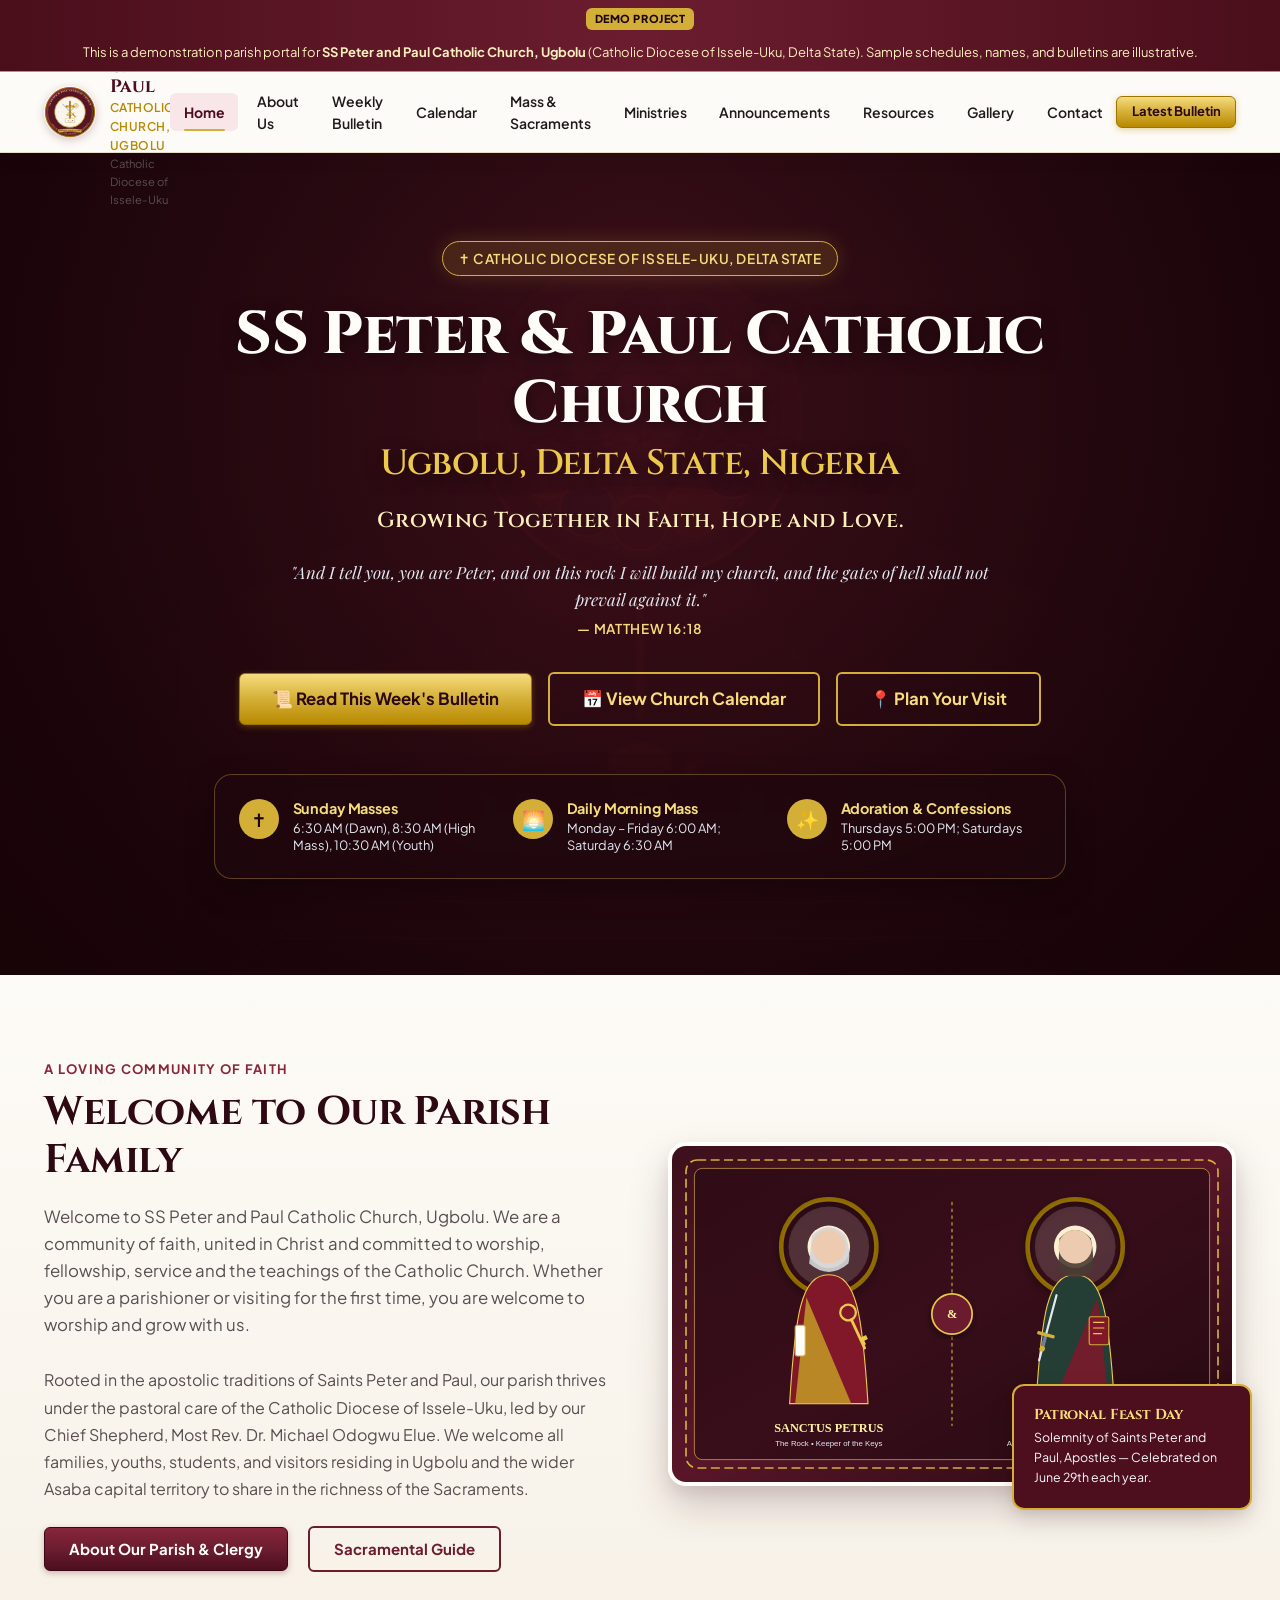
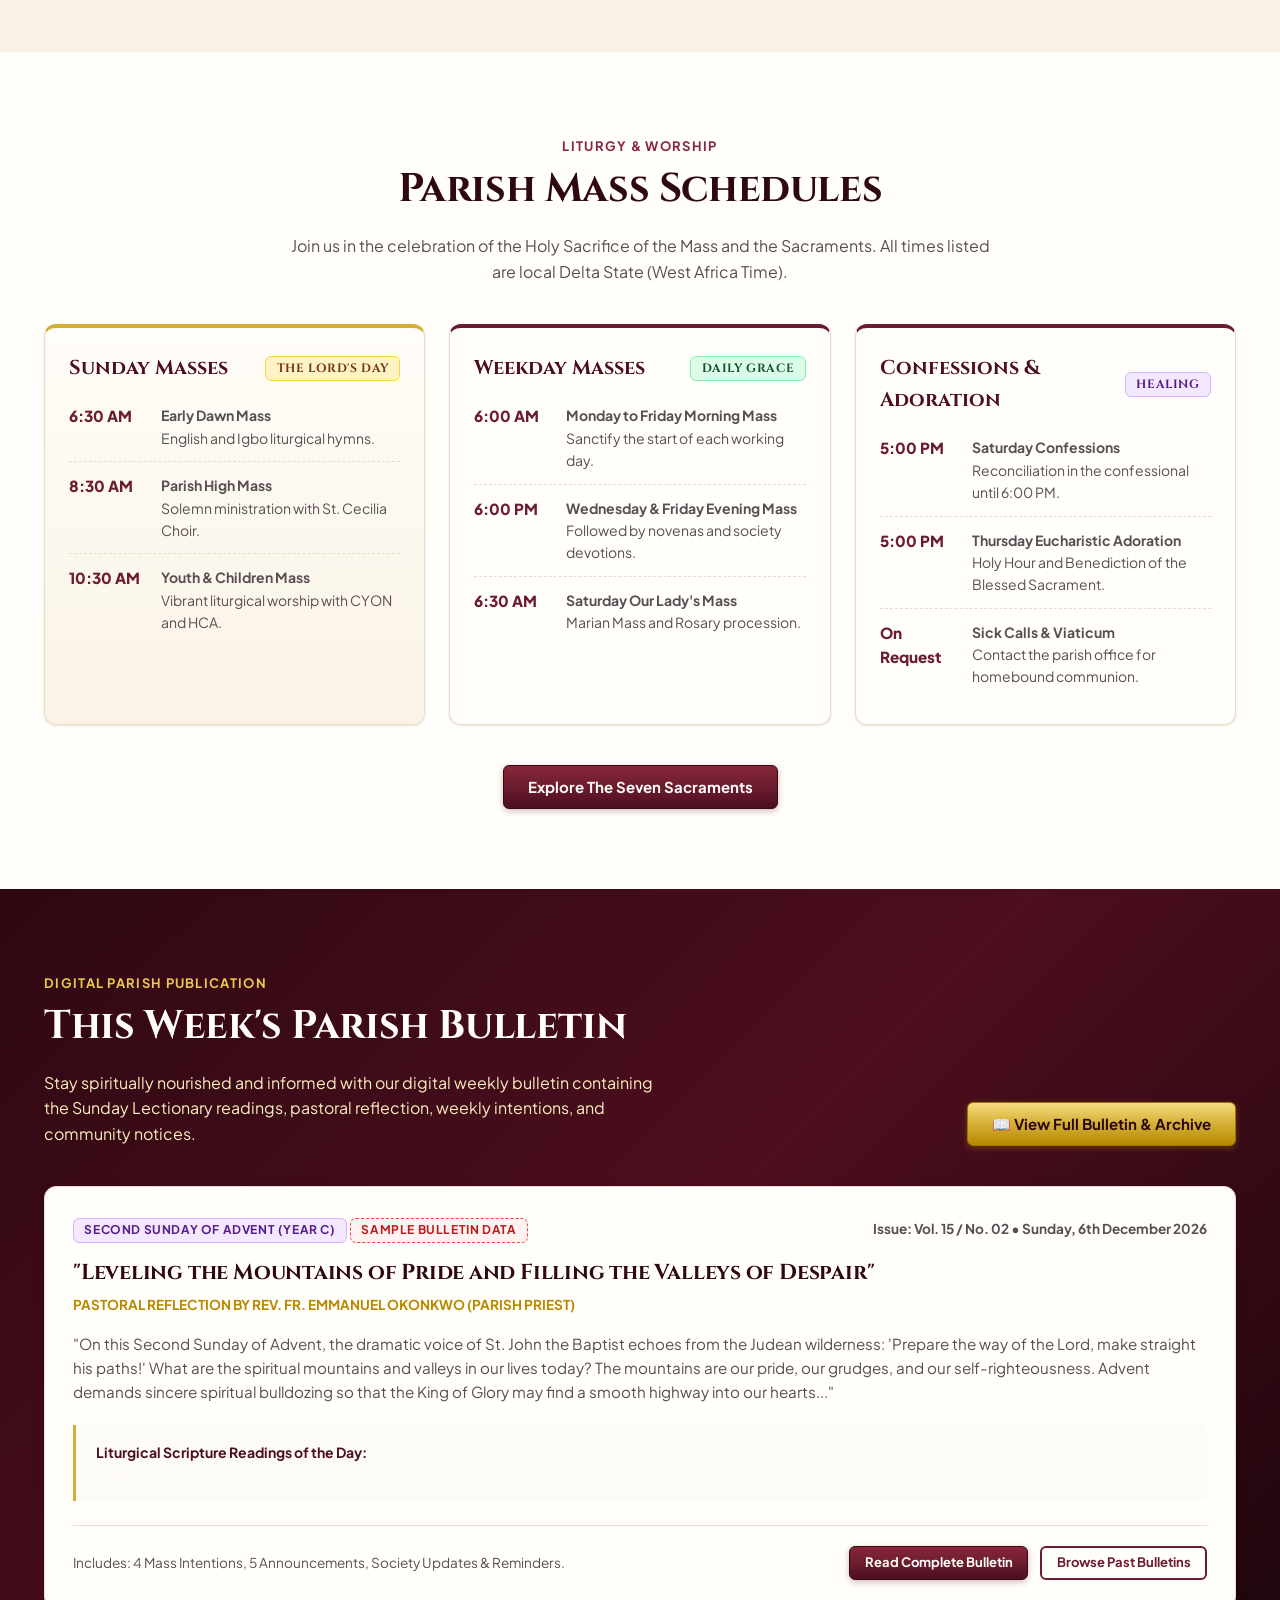
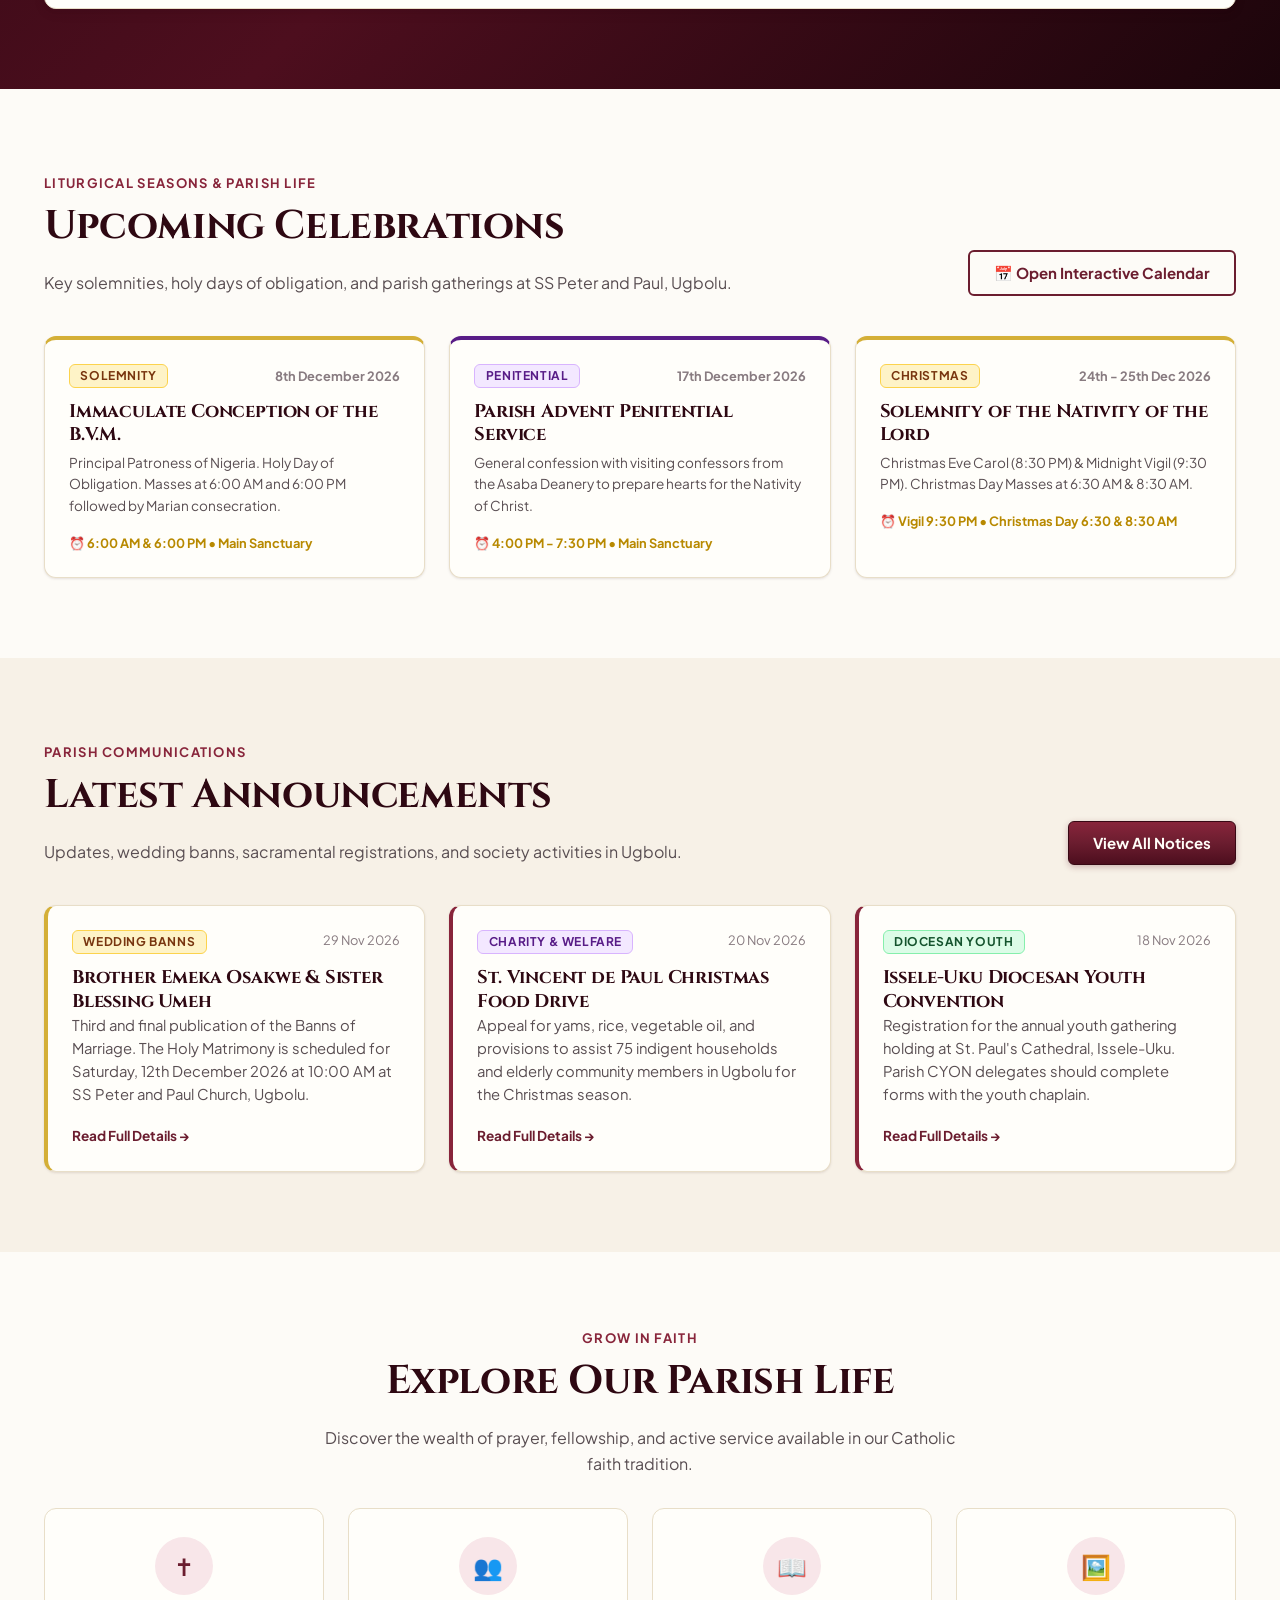
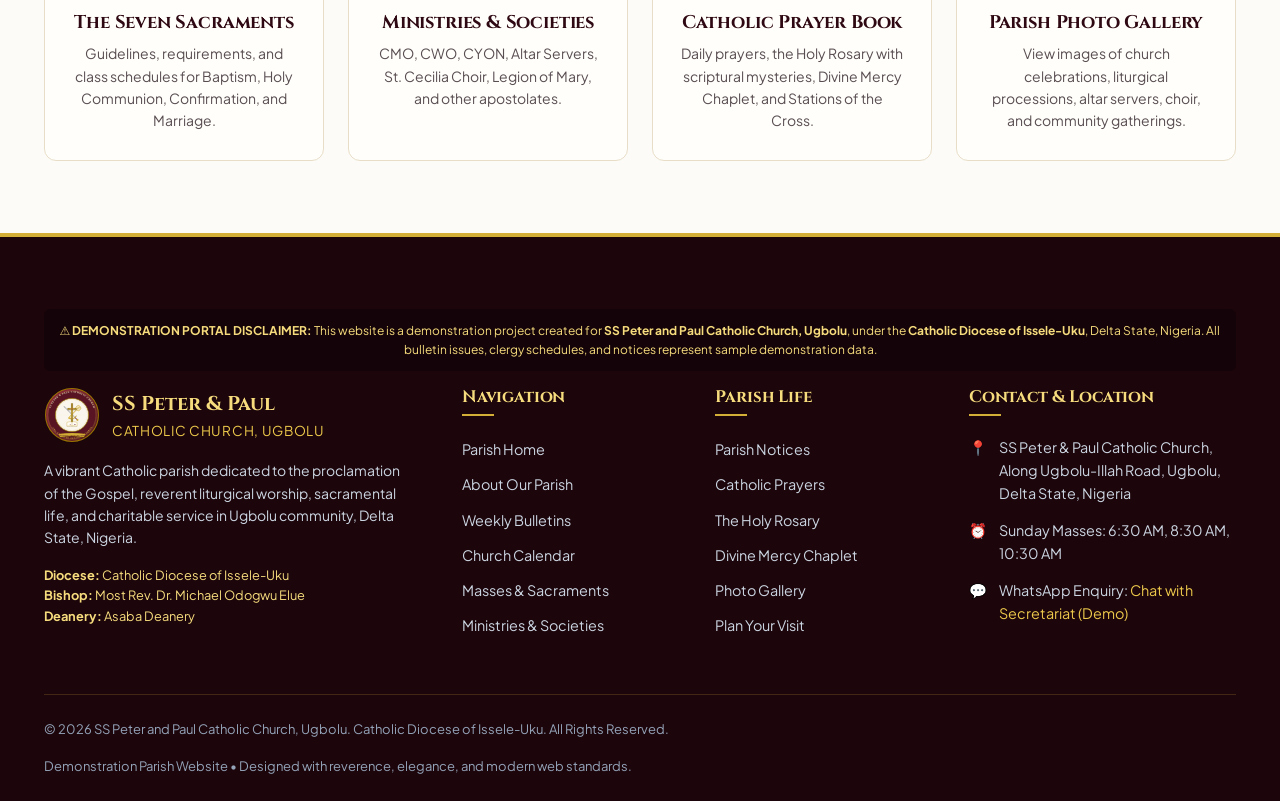
<file: index.html>
<!DOCTYPE html>
<html lang="en">
<head>
  <meta charset="UTF-8">
  <meta name="viewport" content="width=device-width, initial-scale=1.0">
  <title>SS Peter and Paul Catholic Church, Ugbolu | Catholic Diocese of Issele-Uku</title>
  <meta name="description" content="Official parish portal for SS Peter and Paul Catholic Church, Ugbolu, under the Catholic Diocese of Issele-Uku, Delta State, Nigeria. Mass schedules, weekly bulletins, liturgical calendar, sacraments, and parish announcements.">
  <link rel="icon" type="image/svg+xml" href="favicon.svg">
  
  <!-- Stylesheets -->
  <link rel="stylesheet" href="css/style.css">
  <link rel="stylesheet" href="css/components.css">
  <link rel="stylesheet" href="css/pages.css">
  <link rel="stylesheet" href="css/print.css" media="print">
</head>
<body>

  <!-- Demonstration Content Disclaimer Banner -->
  <aside class="demo-banner" role="complementary" aria-label="Demonstration Notice">
    <div class="container demo-banner-content">
      <span class="demo-tag">DEMO PROJECT</span>
      <span>This is a demonstration parish portal for <strong>SS Peter and Paul Catholic Church, Ugbolu</strong> (Catholic Diocese of Issele-Uku, Delta State). Sample schedules, names, and bulletins are illustrative.</span>
    </div>
  </aside>

  <!-- Site Header -->
  <header class="site-header">
    <div class="container header-container">
      <a href="index.html" class="brand" aria-label="SS Peter and Paul Catholic Church Ugbolu Home">
        <img src="assets/images/church-crest.svg" alt="SS Peter & Paul Catholic Church Crest" class="brand-crest" width="52" height="52">
        <div class="brand-text">
          <span class="brand-title">SS Peter &amp; Paul</span>
          <span class="brand-subtitle">Catholic Church, Ugbolu</span>
          <span class="brand-location">Catholic Diocese of Issele-Uku</span>
        </div>
      </a>

      <!-- Desktop Nav -->
      <nav class="main-nav" aria-label="Main Navigation">
        <ul class="nav-list">
          <li><a href="index.html" class="nav-link active">Home</a></li>
          <li><a href="about.html" class="nav-link">About Us</a></li>
          <li><a href="bulletin.html" class="nav-link">Weekly Bulletin</a></li>
          <li><a href="calendar.html" class="nav-link">Calendar</a></li>
          <li><a href="masses-sacraments.html" class="nav-link">Mass &amp; Sacraments</a></li>
          <li><a href="ministries.html" class="nav-link">Ministries</a></li>
          <li><a href="announcements.html" class="nav-link">Announcements</a></li>
          <li><a href="resources.html" class="nav-link">Resources</a></li>
          <li><a href="gallery.html" class="nav-link">Gallery</a></li>
          <li><a href="contact.html" class="nav-link">Contact</a></li>
        </ul>
      </nav>

      <div class="header-cta-group">
        <a href="bulletin.html" class="btn btn-sm btn-gold">Latest Bulletin</a>
        <button class="menu-toggle" type="button" aria-label="Toggle navigation menu" aria-expanded="false">
          <span></span>
          <span></span>
          <span></span>
        </button>
      </div>
    </div>
  </header>

  <!-- Mobile Drawer -->
  <div class="mobile-drawer" role="dialog" aria-modal="true" aria-label="Mobile Navigation Menu">
    <div class="drawer-backdrop"></div>
    <div class="drawer-panel">
      <div class="drawer-header">
        <div style="display:flex; align-items:center; gap:0.5rem;">
          <img src="assets/images/church-crest.svg" alt="" width="36" height="36">
          <div>
            <div style="font-family:var(--font-serif); font-weight:700; color:var(--burgundy-900); font-size:0.95rem;">SS Peter &amp; Paul</div>
            <div style="font-size:0.7rem; color:var(--gold-700);">Ugbolu, Issele-Uku Diocese</div>
          </div>
        </div>
        <button class="drawer-close" type="button" aria-label="Close menu">&times;</button>
      </div>
      <ul class="drawer-nav-list">
        <li><a href="index.html" class="drawer-nav-link active">Home <span>→</span></a></li>
        <li><a href="about.html" class="drawer-nav-link">About Our Parish <span>→</span></a></li>
        <li><a href="bulletin.html" class="drawer-nav-link">Weekly Bulletin <span>→</span></a></li>
        <li><a href="calendar.html" class="drawer-nav-link">Church Calendar <span>→</span></a></li>
        <li><a href="masses-sacraments.html" class="drawer-nav-link">Mass &amp; Sacraments <span>→</span></a></li>
        <li><a href="ministries.html" class="drawer-nav-link">Parish Ministries <span>→</span></a></li>
        <li><a href="announcements.html" class="drawer-nav-link">Announcements <span>→</span></a></li>
        <li><a href="resources.html" class="drawer-nav-link">Catholic Resources <span>→</span></a></li>
        <li><a href="gallery.html" class="drawer-nav-link">Photo Gallery <span>→</span></a></li>
        <li><a href="contact.html" class="drawer-nav-link">Contact &amp; Visit Us <span>→</span></a></li>
      </ul>
      <div class="drawer-footer">
        <a href="bulletin.html" class="btn btn-gold btn-block" style="margin-bottom:0.75rem;">Read This Week's Bulletin</a>
        <a href="contact.html" class="btn btn-outline-burgundy btn-block">Plan Your Visit</a>
      </div>
    </div>
  </div>

  <main id="main-content">
    <!-- Hero Section -->
    <section class="hero" aria-label="Welcome to SS Peter and Paul Catholic Church">
      <div class="hero-bg"></div>
      <div class="hero-overlay"></div>
      <div class="container hero-content">
        <div class="hero-pill">
          <span>✝ Catholic Diocese of Issele-Uku, Delta State</span>
        </div>

        <h1 class="hero-title">
          SS Peter &amp; Paul Catholic Church
          <span>Ugbolu, Delta State, Nigeria</span>
        </h1>

        <p class="hero-subtitle">Growing Together in Faith, Hope and Love.</p>

        <blockquote class="hero-verse">
          "And I tell you, you are Peter, and on this rock I will build my church, and the gates of hell shall not prevail against it."
          <cite>— Matthew 16:18</cite>
        </blockquote>

        <div class="hero-actions">
          <a href="bulletin.html" class="btn btn-gold btn-lg">
            📜 Read This Week's Bulletin
          </a>
          <a href="calendar.html" class="btn btn-outline-gold btn-lg">
            📅 View Church Calendar
          </a>
          <a href="contact.html" class="btn btn-outline-gold btn-lg">
            📍 Plan Your Visit
          </a>
        </div>

        <!-- Quick Mass Schedule Highlights Strip -->
        <div class="hero-highlights">
          <div class="hero-stat-item">
            <div class="hero-stat-icon">✝</div>
            <div class="hero-stat-text">
              <h4>Sunday Masses</h4>
              <p>6:30 AM (Dawn), 8:30 AM (High Mass), 10:30 AM (Youth)</p>
            </div>
          </div>
          <div class="hero-stat-item">
            <div class="hero-stat-icon">🌅</div>
            <div class="hero-stat-text">
              <h4>Daily Morning Mass</h4>
              <p>Monday – Friday 6:00 AM; Saturday 6:30 AM</p>
            </div>
          </div>
          <div class="hero-stat-item">
            <div class="hero-stat-icon">✨</div>
            <div class="hero-stat-text">
              <h4>Adoration &amp; Confessions</h4>
              <p>Thursdays 5:00 PM; Saturdays 5:00 PM</p>
            </div>
          </div>
        </div>
      </div>
    </section>

    <!-- Welcome Message Section -->
    <section class="welcome-section">
      <div class="container welcome-grid">
        <div class="welcome-text">
          <span class="section-label">A Loving Community of Faith</span>
          <h2 class="section-title">Welcome to Our Parish Family</h2>
          <p class="section-subtitle">
            Welcome to SS Peter and Paul Catholic Church, Ugbolu. We are a community of faith, united in Christ and committed to worship, fellowship, service and the teachings of the Catholic Church. Whether you are a parishioner or visiting for the first time, you are welcome to worship and grow with us.
          </p>
          <p style="color:var(--text-muted); line-height:1.7; margin-bottom:1.5rem;">
            Rooted in the apostolic traditions of Saints Peter and Paul, our parish thrives under the pastoral care of the Catholic Diocese of Issele-Uku, led by our Chief Shepherd, Most Rev. Dr. Michael Odogwu Elue. We welcome all families, youths, students, and visitors residing in Ugbolu and the wider Asaba capital territory to share in the richness of the Sacraments.
          </p>
          <div style="display:flex; align-items:center; gap:1.25rem; flex-wrap:wrap;">
            <a href="about.html" class="btn btn-burgundy">About Our Parish &amp; Clergy</a>
            <a href="masses-sacraments.html" class="btn btn-outline-burgundy">Sacramental Guide</a>
          </div>
        </div>

        <div class="welcome-imagery">
          <div class="welcome-image-card">
            <img src="assets/images/saints-peter-paul.svg" alt="Saints Peter and Paul Illustration" width="600" height="380">
          </div>
          <div class="welcome-badge-float">
            <h5>Patronal Feast Day</h5>
            <p>Solemnity of Saints Peter and Paul, Apostles — Celebrated on June 29th each year.</p>
          </div>
        </div>
      </div>
    </section>

    <!-- Prominent Mass Schedule Section -->
    <section class="mass-highlight-section">
      <div class="container">
        <div style="text-align:center; max-width:700px; margin-inline:auto;">
          <span class="section-label">Liturgy &amp; Worship</span>
          <h2 class="section-title">Parish Mass Schedules</h2>
          <p style="color:var(--text-muted);">
            Join us in the celebration of the Holy Sacrifice of the Mass and the Sacraments. All times listed are local Delta State (West Africa Time).
          </p>
        </div>

        <div class="schedule-cards-grid">
          <!-- Sunday Masses Card -->
          <div class="card mass-card highlight">
            <div class="card-body">
              <div class="mass-day">
                <span>Sunday Masses</span>
                <span class="badge badge-gold">The Lord's Day</span>
              </div>
              <div class="mass-item">
                <div class="mass-time">6:30 AM</div>
                <div class="mass-desc"><strong>Early Dawn Mass</strong><br>English and Igbo liturgical hymns.</div>
              </div>
              <div class="mass-item">
                <div class="mass-time">8:30 AM</div>
                <div class="mass-desc"><strong>Parish High Mass</strong><br>Solemn ministration with St. Cecilia Choir.</div>
              </div>
              <div class="mass-item">
                <div class="mass-time">10:30 AM</div>
                <div class="mass-desc"><strong>Youth &amp; Children Mass</strong><br>Vibrant liturgical worship with CYON and HCA.</div>
              </div>
            </div>
          </div>

          <!-- Weekday Masses Card -->
          <div class="card mass-card">
            <div class="card-body">
              <div class="mass-day">
                <span>Weekday Masses</span>
                <span class="badge badge-green">Daily Grace</span>
              </div>
              <div class="mass-item">
                <div class="mass-time">6:00 AM</div>
                <div class="mass-desc"><strong>Monday to Friday Morning Mass</strong><br>Sanctify the start of each working day.</div>
              </div>
              <div class="mass-item">
                <div class="mass-time">6:00 PM</div>
                <div class="mass-desc"><strong>Wednesday &amp; Friday Evening Mass</strong><br>Followed by novenas and society devotions.</div>
              </div>
              <div class="mass-item">
                <div class="mass-time">6:30 AM</div>
                <div class="mass-desc"><strong>Saturday Our Lady's Mass</strong><br>Marian Mass and Rosary procession.</div>
              </div>
            </div>
          </div>

          <!-- Confessions & Devotions Card -->
          <div class="card mass-card">
            <div class="card-body">
              <div class="mass-day">
                <span>Confessions &amp; Adoration</span>
                <span class="badge badge-purple">Healing</span>
              </div>
              <div class="mass-item">
                <div class="mass-time">5:00 PM</div>
                <div class="mass-desc"><strong>Saturday Confessions</strong><br>Reconciliation in the confessional until 6:00 PM.</div>
              </div>
              <div class="mass-item">
                <div class="mass-time">5:00 PM</div>
                <div class="mass-desc"><strong>Thursday Eucharistic Adoration</strong><br>Holy Hour and Benediction of the Blessed Sacrament.</div>
              </div>
              <div class="mass-item">
                <div class="mass-time">On Request</div>
                <div class="mass-desc"><strong>Sick Calls &amp; Viaticum</strong><br>Contact the parish office for homebound communion.</div>
              </div>
            </div>
          </div>
        </div>

        <div style="text-align:center; margin-top:2.5rem;">
          <a href="masses-sacraments.html" class="btn btn-burgundy">Explore The Seven Sacraments</a>
        </div>
      </div>
    </section>

    <!-- Latest Weekly Bulletin Preview Section -->
    <section class="bulletin-feature-section">
      <div class="container">
        <div style="display:flex; justify-content:space-between; align-items:flex-end; flex-wrap:wrap; gap:1.5rem; margin-bottom:2.5rem;">
          <div>
            <span class="section-label">Digital Parish Publication</span>
            <h2 class="section-title">This Week's Parish Bulletin</h2>
            <p style="color:var(--gold-200); max-width:620px;">
              Stay spiritually nourished and informed with our digital weekly bulletin containing the Sunday Lectionary readings, pastoral reflection, weekly intentions, and community notices.
            </p>
          </div>
          <div>
            <a href="bulletin.html" class="btn btn-gold">
              📖 View Full Bulletin &amp; Archive
            </a>
          </div>
        </div>

        <!-- Featured Bulletin Card Preview -->
        <div class="bulletin-preview-card">
          <div class="bulletin-header-meta">
            <div>
              <span class="badge badge-purple">Second Sunday of Advent (Year C)</span>
              <span class="badge badge-demo">Sample Bulletin Data</span>
            </div>
            <div style="font-size:0.85rem; color:var(--text-muted); font-weight:700;">
              Issue: Vol. 15 / No. 02 • Sunday, 6th December 2026
            </div>
          </div>

          <h3 style="font-size:1.35rem; color:var(--burgundy-900); margin-bottom:0.5rem;">
            "Leveling the Mountains of Pride and Filling the Valleys of Despair"
          </h3>
          <p style="font-size:0.85rem; color:var(--gold-700); font-weight:700; text-transform:uppercase; margin-bottom:1rem;">
            Pastoral Reflection by Rev. Fr. Emmanuel Okonkwo (Parish Priest)
          </p>

          <p style="font-size:0.95rem; color:var(--text-muted); line-height:1.6; margin-bottom:1.25rem;">
            "On this Second Sunday of Advent, the dramatic voice of St. John the Baptist echoes from the Judean wilderness: 'Prepare the way of the Lord, make straight his paths!' What are the spiritual mountains and valleys in our lives today? The mountains are our pride, our grudges, and our self-righteousness. Advent demands sincere spiritual bulldozing so that the King of Glory may find a smooth highway into our hearts..."
          </p>

          <div class="bulletin-readings-box">
            <strong style="color:var(--burgundy-800);">Liturgical Scripture Readings of the Day:</strong><br>
            <span>• 1st Reading: Baruch 5:1-9</span> &nbsp;|&nbsp;
            <span>• Responsorial Psalm: Psalm 125 (126)</span> &nbsp;|&nbsp;
            <span>• 2nd Reading: Philippians 1:4-6, 8-11</span> &nbsp;|&nbsp;
            <span>• Holy Gospel: Luke 3:1-6</span>
          </div>

          <div style="display:flex; justify-content:space-between; align-items:center; flex-wrap:wrap; gap:1rem; margin-top:1.5rem; border-top:1px solid var(--border-light); padding-top:1.25rem;">
            <div style="font-size:0.85rem; color:var(--text-muted);">
              Includes: 4 Mass Intentions, 5 Announcements, Society Updates &amp; Reminders.
            </div>
            <div style="display:flex; gap:0.75rem;">
              <a href="bulletin.html?issue=bulletin-2026-12-06" class="btn btn-sm btn-burgundy">Read Complete Bulletin</a>
              <a href="bulletin.html" class="btn btn-sm btn-outline-burgundy">Browse Past Bulletins</a>
            </div>
          </div>
        </div>
      </div>
    </section>

    <!-- Upcoming Liturgical Celebrations & Events Preview -->
    <section style="padding: 5rem 0; background-color: var(--cream-100);">
      <div class="container">
        <div style="display:flex; justify-content:space-between; align-items:flex-end; flex-wrap:wrap; gap:1.5rem; margin-bottom:2.5rem;">
          <div>
            <span class="section-label">Liturgical Seasons &amp; Parish Life</span>
            <h2 class="section-title">Upcoming Celebrations</h2>
            <p style="color:var(--text-muted);">
              Key solemnities, holy days of obligation, and parish gatherings at SS Peter and Paul, Ugbolu.
            </p>
          </div>
          <div>
            <a href="calendar.html" class="btn btn-outline-burgundy">
              📅 Open Interactive Calendar
            </a>
          </div>
        </div>

        <div style="display:grid; grid-template-columns:repeat(auto-fit, minmax(300px, 1fr)); gap:1.5rem;">
          <!-- Event 1 -->
          <div class="card" style="padding:1.5rem; border-top:4px solid var(--gold-500);">
            <div style="display:flex; justify-content:space-between; align-items:center; margin-bottom:0.75rem;">
              <span class="badge badge-gold">Solemnity</span>
              <span style="font-size:0.8rem; color:var(--text-light); font-weight:700;">8th December 2026</span>
            </div>
            <h3 style="font-size:1.15rem; color:var(--burgundy-900); margin-bottom:0.35rem;">
              Immaculate Conception of the B.V.M.
            </h3>
            <p style="font-size:0.85rem; color:var(--text-muted); margin-bottom:1rem;">
              Principal Patroness of Nigeria. Holy Day of Obligation. Masses at 6:00 AM and 6:00 PM followed by Marian consecration.
            </p>
            <div style="font-size:0.8rem; color:var(--gold-700); font-weight:700;">
              ⏰ 6:00 AM &amp; 6:00 PM • Main Sanctuary
            </div>
          </div>

          <!-- Event 2 -->
          <div class="card" style="padding:1.5rem; border-top:4px solid var(--liturgical-purple);">
            <div style="display:flex; justify-content:space-between; align-items:center; margin-bottom:0.75rem;">
              <span class="badge badge-purple">Penitential</span>
              <span style="font-size:0.8rem; color:var(--text-light); font-weight:700;">17th December 2026</span>
            </div>
            <h3 style="font-size:1.15rem; color:var(--burgundy-900); margin-bottom:0.35rem;">
              Parish Advent Penitential Service
            </h3>
            <p style="font-size:0.85rem; color:var(--text-muted); margin-bottom:1rem;">
              General confession with visiting confessors from the Asaba Deanery to prepare hearts for the Nativity of Christ.
            </p>
            <div style="font-size:0.8rem; color:var(--gold-700); font-weight:700;">
              ⏰ 4:00 PM - 7:30 PM • Main Sanctuary
            </div>
          </div>

          <!-- Event 3 -->
          <div class="card" style="padding:1.5rem; border-top:4px solid var(--gold-500);">
            <div style="display:flex; justify-content:space-between; align-items:center; margin-bottom:0.75rem;">
              <span class="badge badge-gold">Christmas</span>
              <span style="font-size:0.8rem; color:var(--text-light); font-weight:700;">24th - 25th Dec 2026</span>
            </div>
            <h3 style="font-size:1.15rem; color:var(--burgundy-900); margin-bottom:0.35rem;">
              Solemnity of the Nativity of the Lord
            </h3>
            <p style="font-size:0.85rem; color:var(--text-muted); margin-bottom:1rem;">
              Christmas Eve Carol (8:30 PM) &amp; Midnight Vigil (9:30 PM). Christmas Day Masses at 6:30 AM &amp; 8:30 AM.
            </p>
            <div style="font-size:0.8rem; color:var(--gold-700); font-weight:700;">
              ⏰ Vigil 9:30 PM • Christmas Day 6:30 &amp; 8:30 AM
            </div>
          </div>
        </div>
      </div>
    </section>

    <!-- Latest Parish Announcements Preview -->
    <section class="announcements-preview-section">
      <div class="container">
        <div style="display:flex; justify-content:space-between; align-items:flex-end; flex-wrap:wrap; gap:1.5rem; margin-bottom:2.5rem;">
          <div>
            <span class="section-label">Parish Communications</span>
            <h2 class="section-title">Latest Announcements</h2>
            <p style="color:var(--text-muted);">
              Updates, wedding banns, sacramental registrations, and society activities in Ugbolu.
            </p>
          </div>
          <div>
            <a href="announcements.html" class="btn btn-burgundy">
              View All Notices
            </a>
          </div>
        </div>

        <div style="display:grid; grid-template-columns:repeat(auto-fit, minmax(320px, 1fr)); gap:1.5rem;">
          <!-- Banns card -->
          <div class="card announcement-card banns">
            <div class="card-body">
              <div class="announcement-header">
                <span class="badge badge-gold">Wedding Banns</span>
                <span class="announcement-date">29 Nov 2026</span>
              </div>
              <h3 class="announcement-title">Brother Emeka Osakwe &amp; Sister Blessing Umeh</h3>
              <p class="announcement-content">
                Third and final publication of the Banns of Marriage. The Holy Matrimony is scheduled for Saturday, 12th December 2026 at 10:00 AM at SS Peter and Paul Church, Ugbolu.
              </p>
              <a href="announcements.html" style="font-weight:700; font-size:0.85rem; color:var(--burgundy-700);">Read Full Details →</a>
            </div>
          </div>

          <!-- Charity card -->
          <div class="card announcement-card">
            <div class="card-body">
              <div class="announcement-header">
                <span class="badge badge-purple">Charity &amp; Welfare</span>
                <span class="announcement-date">20 Nov 2026</span>
              </div>
              <h3 class="announcement-title">St. Vincent de Paul Christmas Food Drive</h3>
              <p class="announcement-content">
                Appeal for yams, rice, vegetable oil, and provisions to assist 75 indigent households and elderly community members in Ugbolu for the Christmas season.
              </p>
              <a href="announcements.html" style="font-weight:700; font-size:0.85rem; color:var(--burgundy-700);">Read Full Details →</a>
            </div>
          </div>

          <!-- Youth convention -->
          <div class="card announcement-card">
            <div class="card-body">
              <div class="announcement-header">
                <span class="badge badge-green">Diocesan Youth</span>
                <span class="announcement-date">18 Nov 2026</span>
              </div>
              <h3 class="announcement-title">Issele-Uku Diocesan Youth Convention</h3>
              <p class="announcement-content">
                Registration for the annual youth gathering holding at St. Paul's Cathedral, Issele-Uku. Parish CYON delegates should complete forms with the youth chaplain.
              </p>
              <a href="announcements.html" style="font-weight:700; font-size:0.85rem; color:var(--burgundy-700);">Read Full Details →</a>
            </div>
          </div>
        </div>
      </div>
    </section>

    <!-- Quick Links Grid to Catholic Ministries & Resources -->
    <section class="quick-links-section">
      <div class="container">
        <div style="text-align:center; max-width:650px; margin-inline:auto;">
          <span class="section-label">Grow in Faith</span>
          <h2 class="section-title">Explore Our Parish Life</h2>
          <p style="color:var(--text-muted);">
            Discover the wealth of prayer, fellowship, and active service available in our Catholic faith tradition.
          </p>
        </div>

        <div class="quick-links-grid">
          <a href="masses-sacraments.html" class="quick-link-card">
            <div class="quick-link-icon">✝</div>
            <h3 class="quick-link-title">The Seven Sacraments</h3>
            <p class="quick-link-desc">Guidelines, requirements, and class schedules for Baptism, Holy Communion, Confirmation, and Marriage.</p>
          </a>

          <a href="ministries.html" class="quick-link-card">
            <div class="quick-link-icon">👥</div>
            <h3 class="quick-link-title">Ministries &amp; Societies</h3>
            <p class="quick-link-desc">CMO, CWO, CYON, Altar Servers, St. Cecilia Choir, Legion of Mary, and other apostolates.</p>
          </a>

          <a href="resources.html" class="quick-link-card">
            <div class="quick-link-icon">📖</div>
            <h3 class="quick-link-title">Catholic Prayer Book</h3>
            <p class="quick-link-desc">Daily prayers, the Holy Rosary with scriptural mysteries, Divine Mercy Chaplet, and Stations of the Cross.</p>
          </a>

          <a href="gallery.html" class="quick-link-card">
            <div class="quick-link-icon">🖼️</div>
            <h3 class="quick-link-title">Parish Photo Gallery</h3>
            <p class="quick-link-desc">View images of church celebrations, liturgical processions, altar servers, choir, and community gatherings.</p>
          </a>
        </div>
      </div>
    </section>
  </main>

  <!-- Site Footer -->
  <footer class="site-footer">
    <div class="container">
      <div class="footer-disclaimer">
        ⚠️ <strong>DEMONSTRATION PORTAL DISCLAIMER:</strong> This website is a demonstration project created for <strong>SS Peter and Paul Catholic Church, Ugbolu</strong>, under the <strong>Catholic Diocese of Issele-Uku</strong>, Delta State, Nigeria. All bulletin issues, clergy schedules, and notices represent sample demonstration data.
      </div>

      <div class="footer-top">
        <!-- Brand Info -->
        <div class="footer-brand">
          <div style="display:flex; align-items:center; gap:0.75rem;">
            <img src="assets/images/church-crest.svg" alt="SS Peter and Paul Crest" width="56" height="56">
            <div>
              <div class="footer-brand-title">SS Peter &amp; Paul</div>
              <div class="footer-brand-sub">Catholic Church, Ugbolu</div>
            </div>
          </div>
          <p style="font-size:0.875rem; color:#CBD5E1; line-height:1.6;">
            A vibrant Catholic parish dedicated to the proclamation of the Gospel, reverent liturgical worship, sacramental life, and charitable service in Ugbolu community, Delta State, Nigeria.
          </p>
          <div style="font-size:0.8rem; color:var(--gold-300);">
            <strong>Diocese:</strong> Catholic Diocese of Issele-Uku<br>
            <strong>Bishop:</strong> Most Rev. Dr. Michael Odogwu Elue<br>
            <strong>Deanery:</strong> Asaba Deanery
          </div>
        </div>

        <!-- Quick Navigation -->
        <div>
          <h4 class="footer-col-title">Navigation</h4>
          <ul class="footer-links">
            <li><a href="index.html">Parish Home</a></li>
            <li><a href="about.html">About Our Parish</a></li>
            <li><a href="bulletin.html">Weekly Bulletins</a></li>
            <li><a href="calendar.html">Church Calendar</a></li>
            <li><a href="masses-sacraments.html">Masses &amp; Sacraments</a></li>
            <li><a href="ministries.html">Ministries &amp; Societies</a></li>
          </ul>
        </div>

        <!-- Resources & Notices -->
        <div>
          <h4 class="footer-col-title">Parish Life</h4>
          <ul class="footer-links">
            <li><a href="announcements.html">Parish Notices</a></li>
            <li><a href="resources.html">Catholic Prayers</a></li>
            <li><a href="resources.html">The Holy Rosary</a></li>
            <li><a href="resources.html">Divine Mercy Chaplet</a></li>
            <li><a href="gallery.html">Photo Gallery</a></li>
            <li><a href="contact.html">Plan Your Visit</a></li>
          </ul>
        </div>

        <!-- Contact & Mass Times -->
        <div>
          <h4 class="footer-col-title">Contact &amp; Location</h4>
          <div class="footer-contact-item">
            <span>📍</span>
            <span>SS Peter &amp; Paul Catholic Church, Along Ugbolu-Illah Road, Ugbolu, Delta State, Nigeria</span>
          </div>
          <div class="footer-contact-item">
            <span>⏰</span>
            <span>Sunday Masses: 6:30 AM, 8:30 AM, 10:30 AM</span>
          </div>
          <div class="footer-contact-item">
            <span>💬</span>
            <span>WhatsApp Enquiry: <a href="https://wa.me/2348000000000" target="_blank" rel="noopener noreferrer" style="color:var(--gold-400);">Chat with Secretariat (Demo)</a></span>
          </div>
        </div>
      </div>

      <div class="footer-bottom">
        <div>
          &copy; 2026 SS Peter and Paul Catholic Church, Ugbolu. Catholic Diocese of Issele-Uku. All Rights Reserved.
        </div>
        <div>
          Demonstration Parish Website • Designed with reverence, elegance, and modern web standards.
        </div>
      </div>
    </div>
  </footer>

  <!-- Back to Top Button -->
  <button class="back-to-top" type="button" aria-label="Back to top">↑</button>

  <!-- Core JavaScript -->
  <script src="js/app.js"></script>
</body>
</html>
</file>
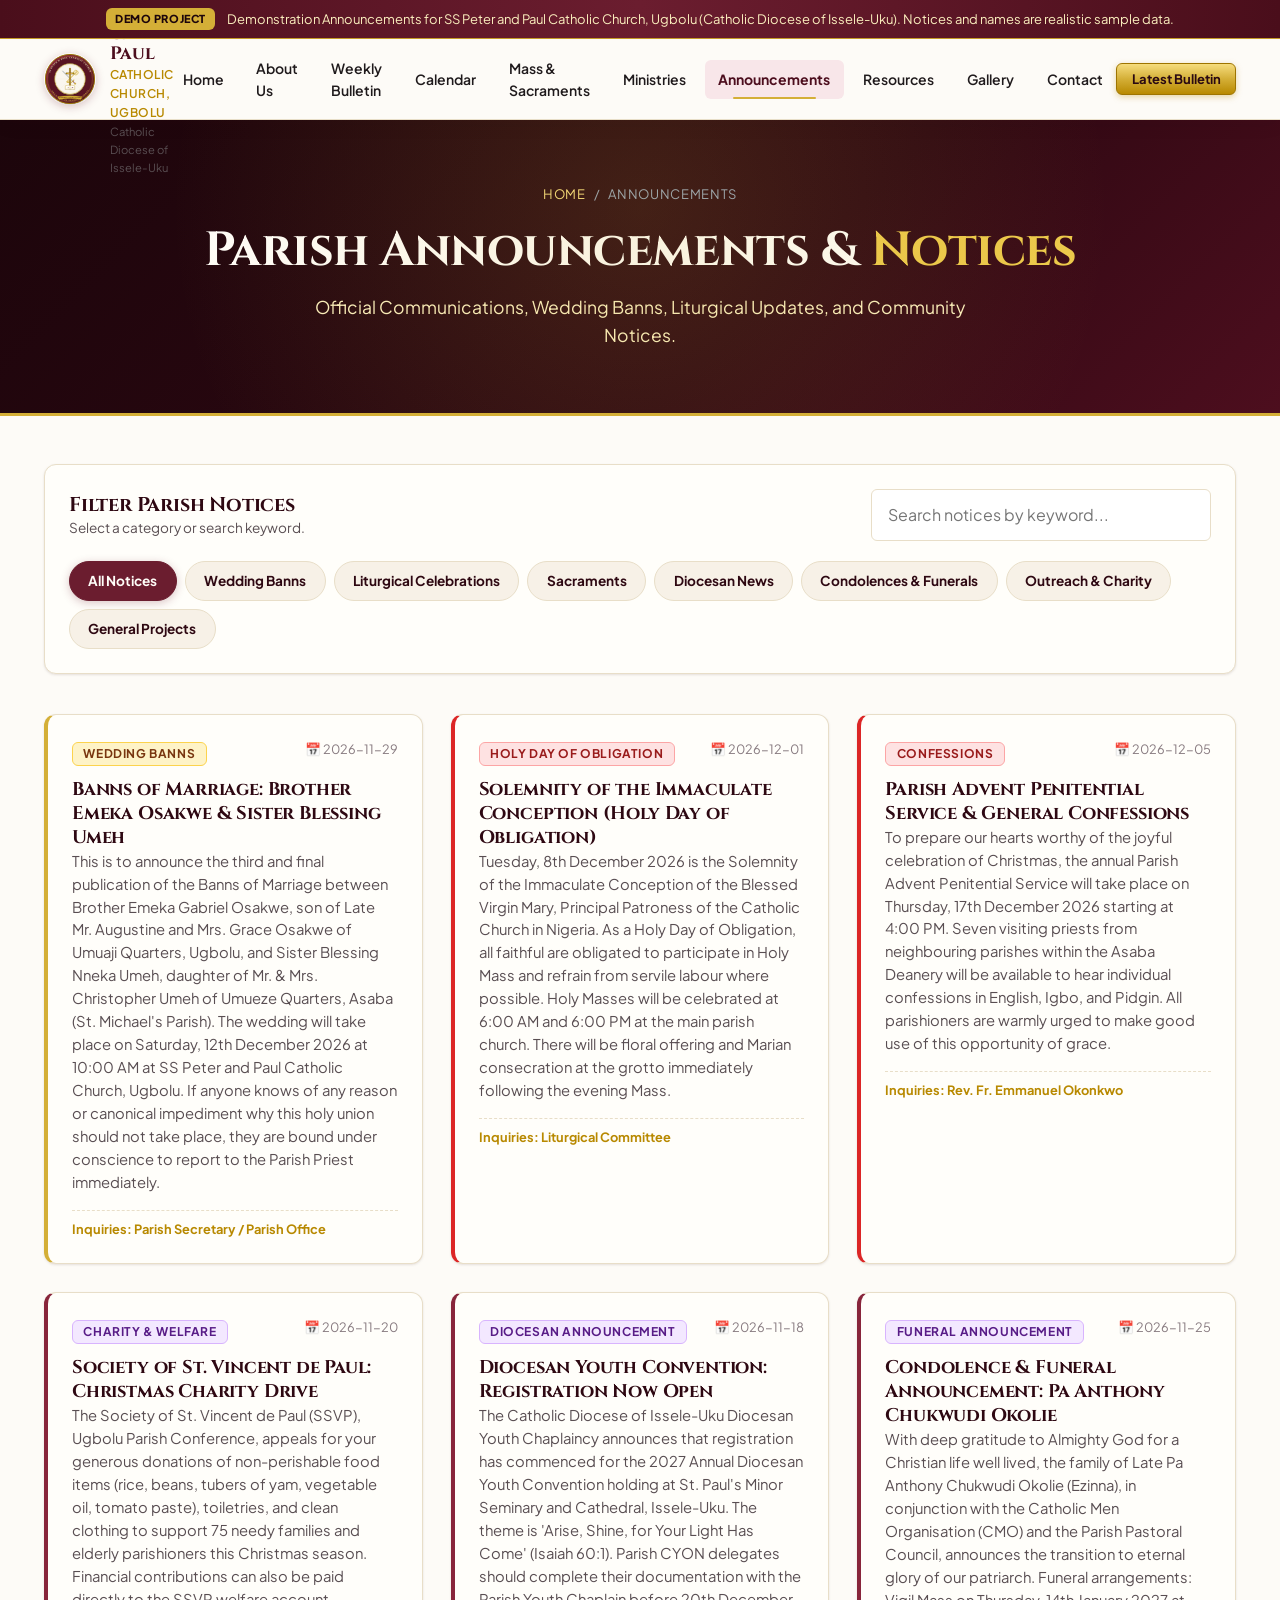
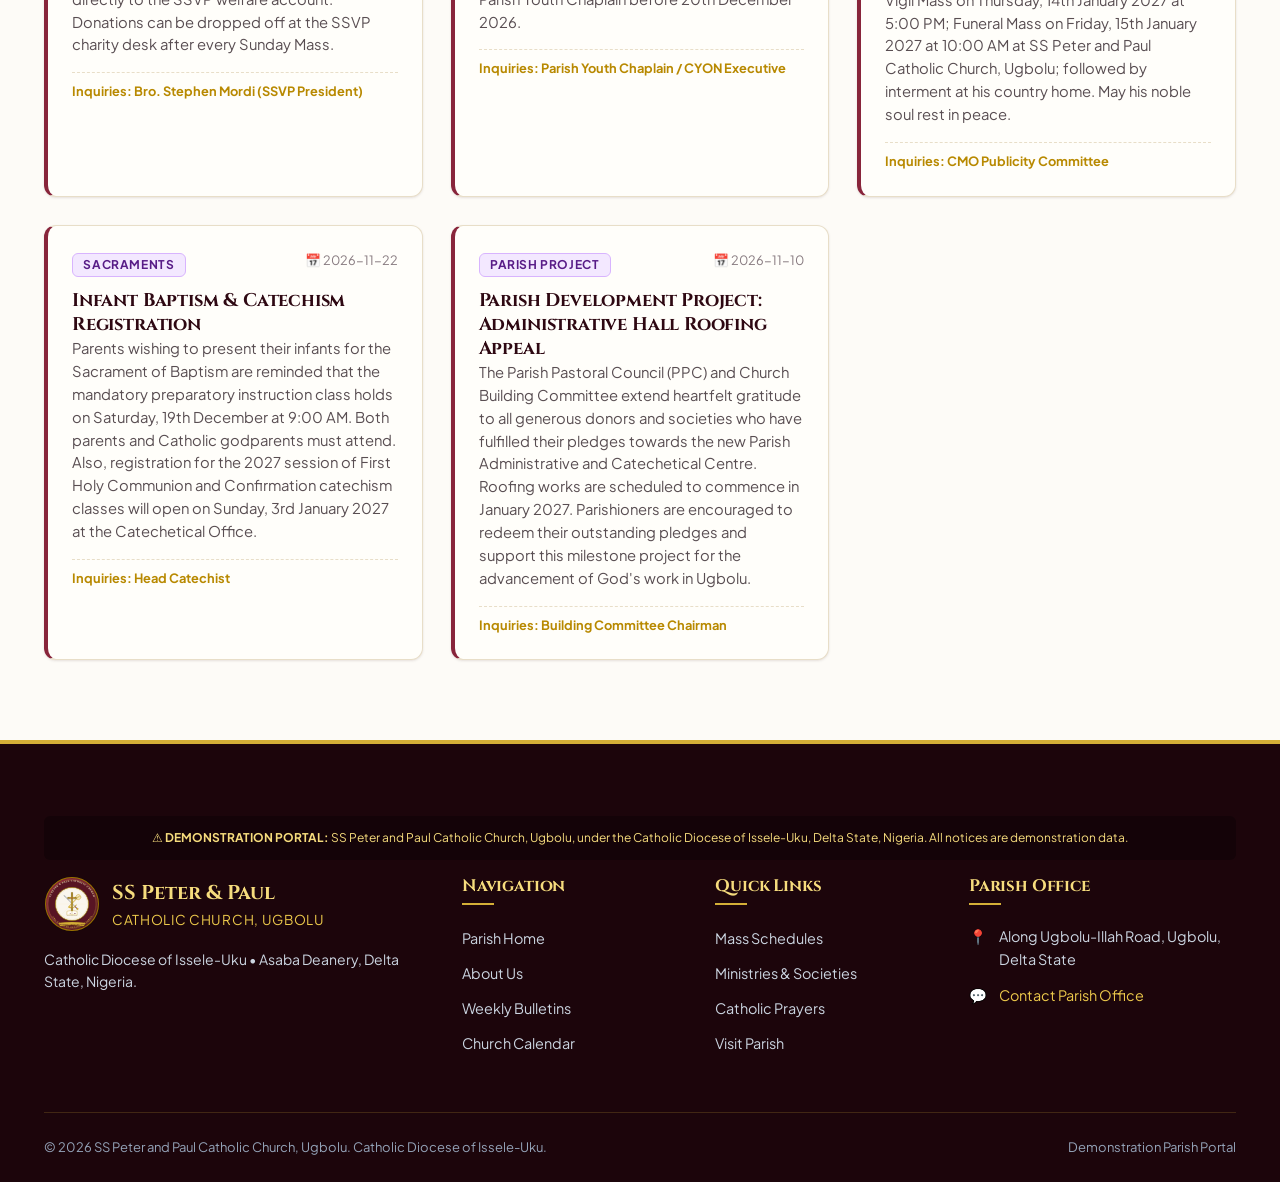
<file: announcements.html>
<!DOCTYPE html>
<html lang="en">
<head>
  <meta charset="UTF-8">
  <meta name="viewport" content="width=device-width, initial-scale=1.0">
  <title>Announcements & Notices | SS Peter and Paul Catholic Church, Ugbolu</title>
  <meta name="description" content="Parish notices, wedding banns, funeral announcements, sacramental schedules, and diocesan news for SS Peter and Paul Catholic Church, Ugbolu.">
  <link rel="icon" type="image/svg+xml" href="favicon.svg">
  
  <link rel="stylesheet" href="css/style.css">
  <link rel="stylesheet" href="css/components.css">
  <link rel="stylesheet" href="css/pages.css">
  <link rel="stylesheet" href="css/print.css" media="print">
</head>
<body>

  <!-- Demo Banner -->
  <aside class="demo-banner" role="complementary">
    <div class="container demo-banner-content">
      <span class="demo-tag">DEMO PROJECT</span>
      <span>Demonstration Announcements for SS Peter and Paul Catholic Church, Ugbolu (Catholic Diocese of Issele-Uku). Notices and names are realistic sample data.</span>
    </div>
  </aside>

  <!-- Site Header -->
  <header class="site-header">
    <div class="container header-container">
      <a href="index.html" class="brand">
        <img src="assets/images/church-crest.svg" alt="Church Crest" class="brand-crest" width="52" height="52">
        <div class="brand-text">
          <span class="brand-title">SS Peter &amp; Paul</span>
          <span class="brand-subtitle">Catholic Church, Ugbolu</span>
          <span class="brand-location">Catholic Diocese of Issele-Uku</span>
        </div>
      </a>

      <nav class="main-nav" aria-label="Main Navigation">
        <ul class="nav-list">
          <li><a href="index.html" class="nav-link">Home</a></li>
          <li><a href="about.html" class="nav-link">About Us</a></li>
          <li><a href="bulletin.html" class="nav-link">Weekly Bulletin</a></li>
          <li><a href="calendar.html" class="nav-link">Calendar</a></li>
          <li><a href="masses-sacraments.html" class="nav-link">Mass &amp; Sacraments</a></li>
          <li><a href="ministries.html" class="nav-link">Ministries</a></li>
          <li><a href="announcements.html" class="nav-link active">Announcements</a></li>
          <li><a href="resources.html" class="nav-link">Resources</a></li>
          <li><a href="gallery.html" class="nav-link">Gallery</a></li>
          <li><a href="contact.html" class="nav-link">Contact</a></li>
        </ul>
      </nav>

      <div class="header-cta-group">
        <a href="bulletin.html" class="btn btn-sm btn-gold">Latest Bulletin</a>
        <button class="menu-toggle" type="button" aria-label="Toggle navigation menu" aria-expanded="false">
          <span></span><span></span><span></span>
        </button>
      </div>
    </div>
  </header>

  <!-- Mobile Drawer -->
  <div class="mobile-drawer" role="dialog" aria-modal="true">
    <div class="drawer-backdrop"></div>
    <div class="drawer-panel">
      <div class="drawer-header">
        <div style="display:flex; align-items:center; gap:0.5rem;">
          <img src="assets/images/church-crest.svg" alt="" width="36" height="36">
          <div style="font-family:var(--font-serif); font-weight:700; color:var(--burgundy-900);">SS Peter &amp; Paul</div>
        </div>
        <button class="drawer-close" type="button">&times;</button>
      </div>
      <ul class="drawer-nav-list">
        <li><a href="index.html" class="drawer-nav-link">Home <span>→</span></a></li>
        <li><a href="about.html" class="drawer-nav-link">About Our Parish <span>→</span></a></li>
        <li><a href="bulletin.html" class="drawer-nav-link">Weekly Bulletin <span>→</span></a></li>
        <li><a href="calendar.html" class="drawer-nav-link">Church Calendar <span>→</span></a></li>
        <li><a href="masses-sacraments.html" class="drawer-nav-link">Mass &amp; Sacraments <span>→</span></a></li>
        <li><a href="ministries.html" class="drawer-nav-link">Parish Ministries <span>→</span></a></li>
        <li><a href="announcements.html" class="drawer-nav-link active">Announcements <span>→</span></a></li>
        <li><a href="resources.html" class="drawer-nav-link">Catholic Resources <span>→</span></a></li>
        <li><a href="gallery.html" class="drawer-nav-link">Photo Gallery <span>→</span></a></li>
        <li><a href="contact.html" class="drawer-nav-link">Contact &amp; Visit Us <span>→</span></a></li>
      </ul>
    </div>
  </div>

  <main id="main-content">
    <!-- Page Hero Banner -->
    <section class="page-hero">
      <div class="container">
        <nav class="breadcrumb" aria-label="Breadcrumb">
          <a href="index.html">Home</a>
          <span>/</span>
          <span aria-current="page">Announcements</span>
        </nav>
        <h1 class="page-hero-title">Parish Announcements &amp; <span>Notices</span></h1>
        <p class="page-hero-desc">
          Official Communications, Wedding Banns, Liturgical Updates, and Community Notices.
        </p>
      </div>
    </section>

    <div class="container" style="padding-top: 3rem; padding-bottom: 5rem;">
      <!-- Search & Filter Controls -->
      <div class="card" style="padding: 1.5rem; margin-bottom: 2.5rem;">
        <div style="display:flex; justify-content:space-between; align-items:center; flex-wrap:wrap; gap:1rem; margin-bottom:1.25rem;">
          <div>
            <h2 style="font-size:1.25rem; color:var(--burgundy-900);">Filter Parish Notices</h2>
            <p style="font-size:0.85rem; color:var(--text-muted);">Select a category or search keyword.</p>
          </div>
          <div style="max-width:340px; width:100%;">
            <input type="search" id="announcementSearch" class="form-control" placeholder="Search notices by keyword..." aria-label="Search parish announcements">
          </div>
        </div>

        <div class="filter-bar" style="margin-bottom:0;">
          <button class="announcement-filter-pill filter-pill active" data-category="all" type="button">All Notices</button>
          <button class="announcement-filter-pill filter-pill" data-category="banns" type="button">Wedding Banns</button>
          <button class="announcement-filter-pill filter-pill" data-category="liturgical" type="button">Liturgical Celebrations</button>
          <button class="announcement-filter-pill filter-pill" data-category="sacramental" type="button">Sacraments</button>
          <button class="announcement-filter-pill filter-pill" data-category="diocesan" type="button">Diocesan News</button>
          <button class="announcement-filter-pill filter-pill" data-category="condolences" type="button">Condolences &amp; Funerals</button>
          <button class="announcement-filter-pill filter-pill" data-category="outreach" type="button">Outreach &amp; Charity</button>
          <button class="announcement-filter-pill filter-pill" data-category="general" type="button">General Projects</button>
        </div>
      </div>

      <!-- Announcements Grid Container -->
      <div id="announcementsContainer" style="display:grid; grid-template-columns:repeat(auto-fit, minmax(340px, 1fr)); gap:1.75rem;">
        <!-- Populated dynamically by js/announcements.js -->
      </div>
    </div>
  </main>

  <!-- Site Footer -->
  <footer class="site-footer">
    <div class="container">
      <div class="footer-disclaimer">
        ⚠️ <strong>DEMONSTRATION PORTAL:</strong> SS Peter and Paul Catholic Church, Ugbolu, under the Catholic Diocese of Issele-Uku, Delta State, Nigeria. All notices are demonstration data.
      </div>

      <div class="footer-top">
        <div class="footer-brand">
          <div style="display:flex; align-items:center; gap:0.75rem;">
            <img src="assets/images/church-crest.svg" alt="SS Peter and Paul Crest" width="56" height="56">
            <div>
              <div class="footer-brand-title">SS Peter &amp; Paul</div>
              <div class="footer-brand-sub">Catholic Church, Ugbolu</div>
            </div>
          </div>
          <p style="font-size:0.875rem; color:#CBD5E1;">
            Catholic Diocese of Issele-Uku • Asaba Deanery, Delta State, Nigeria.
          </p>
        </div>

        <div>
          <h4 class="footer-col-title">Navigation</h4>
          <ul class="footer-links">
            <li><a href="index.html">Parish Home</a></li>
            <li><a href="about.html">About Us</a></li>
            <li><a href="bulletin.html">Weekly Bulletins</a></li>
            <li><a href="calendar.html">Church Calendar</a></li>
          </ul>
        </div>

        <div>
          <h4 class="footer-col-title">Quick Links</h4>
          <ul class="footer-links">
            <li><a href="masses-sacraments.html">Mass Schedules</a></li>
            <li><a href="ministries.html">Ministries &amp; Societies</a></li>
            <li><a href="resources.html">Catholic Prayers</a></li>
            <li><a href="contact.html">Visit Parish</a></li>
          </ul>
        </div>

        <div>
          <h4 class="footer-col-title">Parish Office</h4>
          <div class="footer-contact-item">
            <span>📍</span>
            <span>Along Ugbolu-Illah Road, Ugbolu, Delta State</span>
          </div>
          <div class="footer-contact-item">
            <span>💬</span>
            <span><a href="contact.html" style="color:var(--gold-400);">Contact Parish Office</a></span>
          </div>
        </div>
      </div>

      <div class="footer-bottom">
        <div>&copy; 2026 SS Peter and Paul Catholic Church, Ugbolu. Catholic Diocese of Issele-Uku.</div>
        <div>Demonstration Parish Portal</div>
      </div>
    </div>
  </footer>

  <button class="back-to-top" type="button" aria-label="Back to top">↑</button>

  <script src="js/app.js"></script>
  <script src="js/announcements.js"></script>
</body>
</html>
</file>
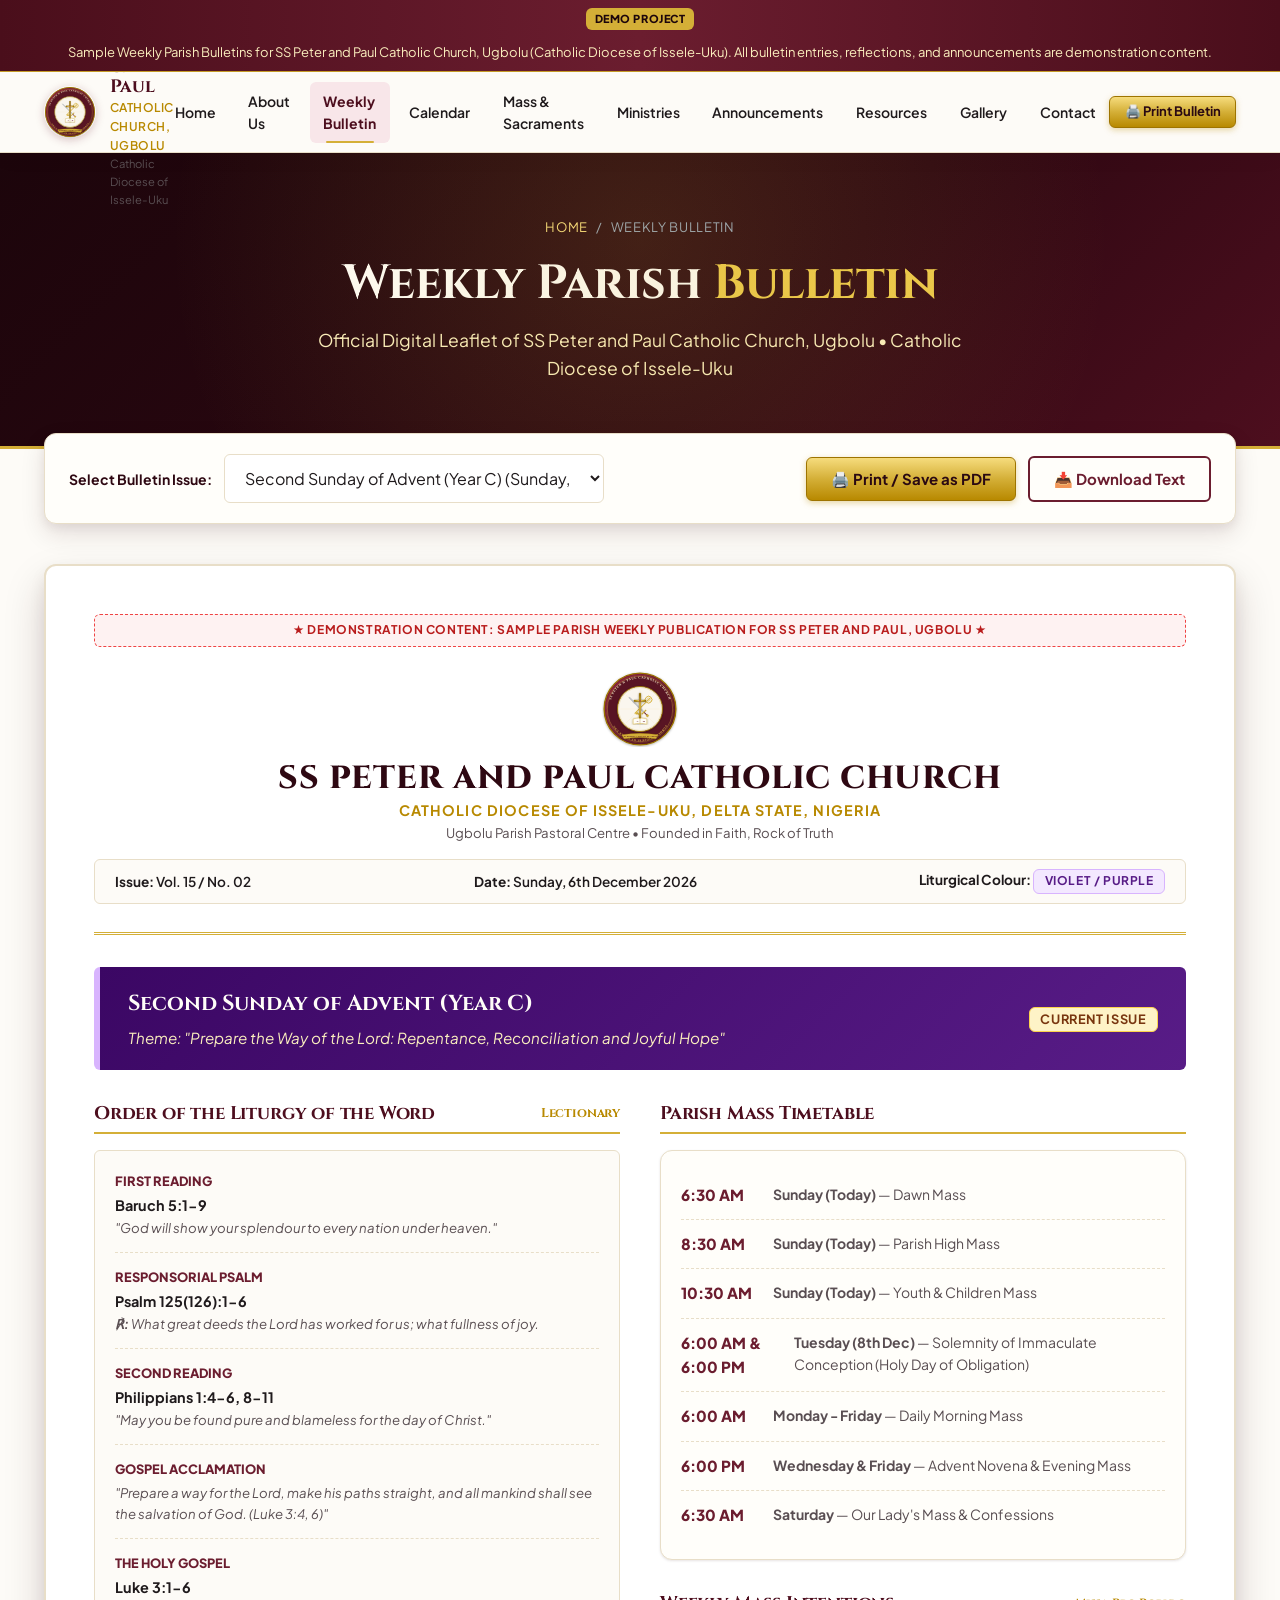
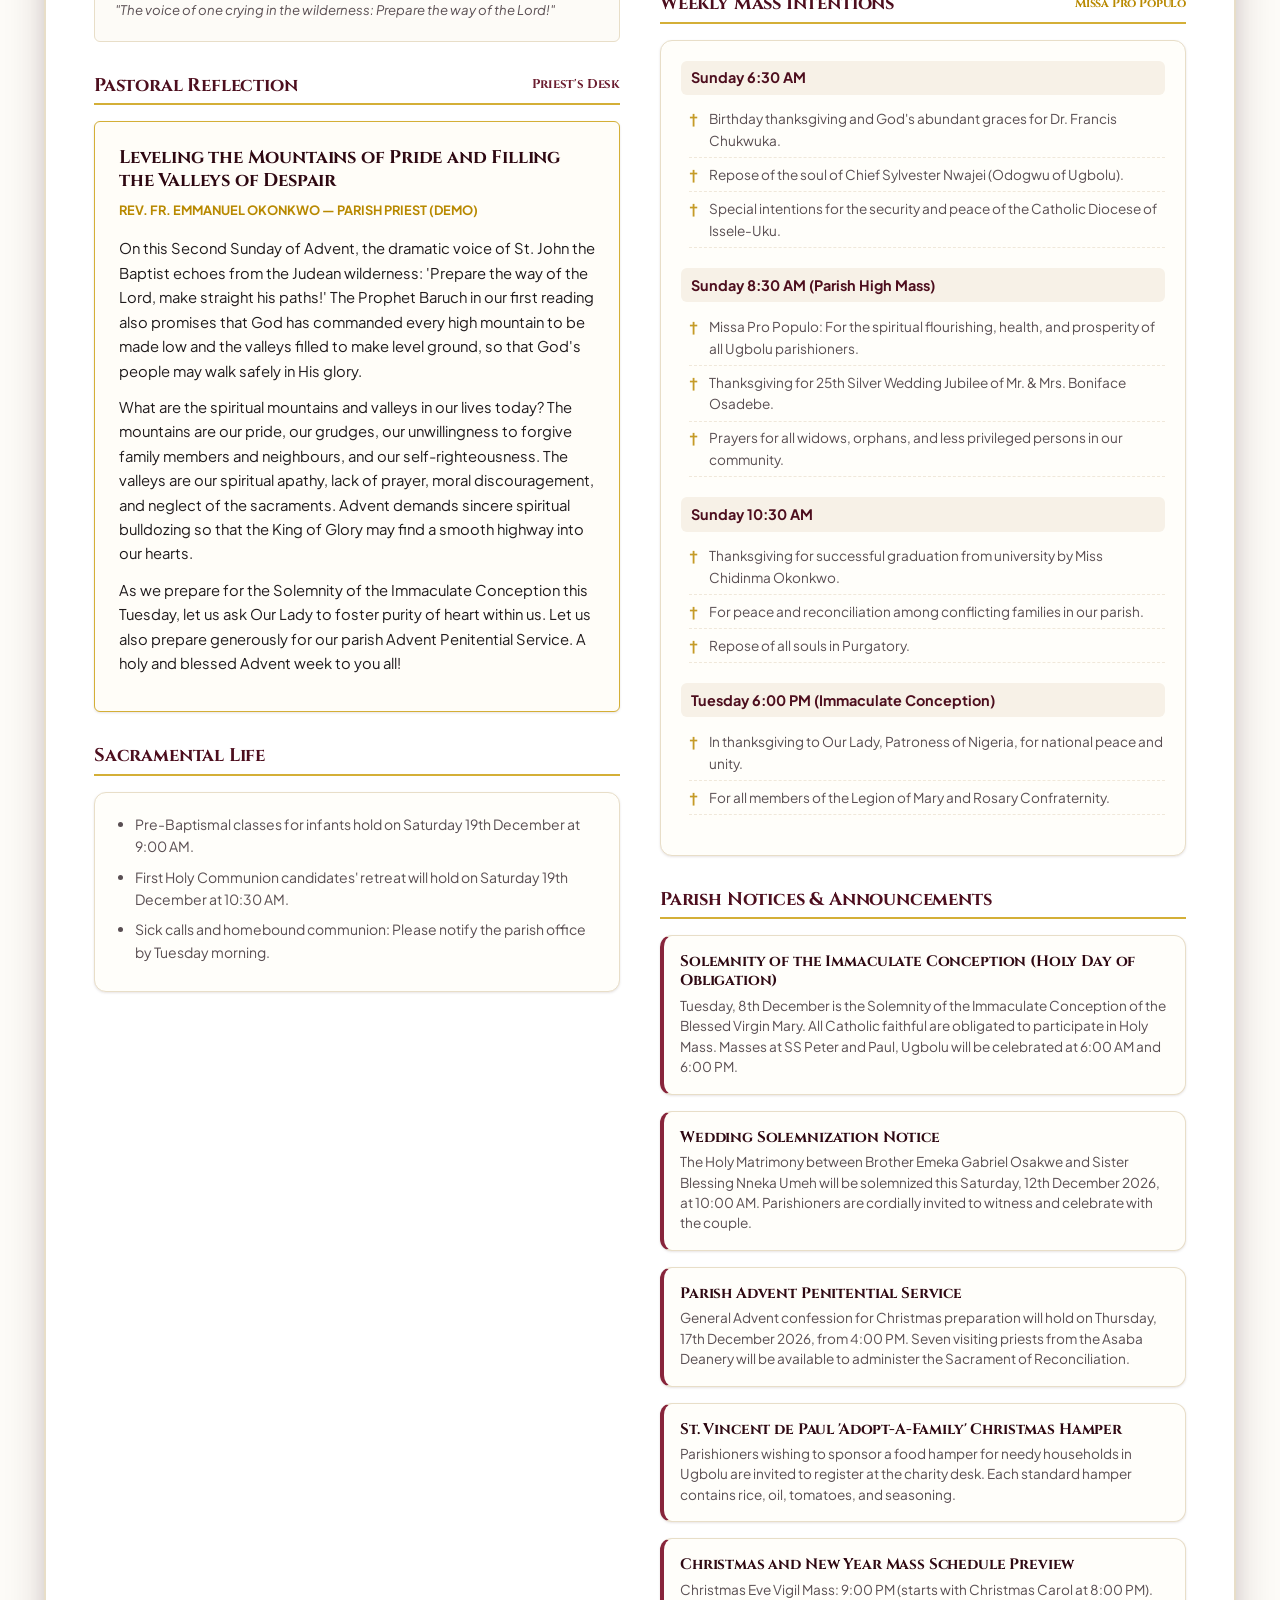
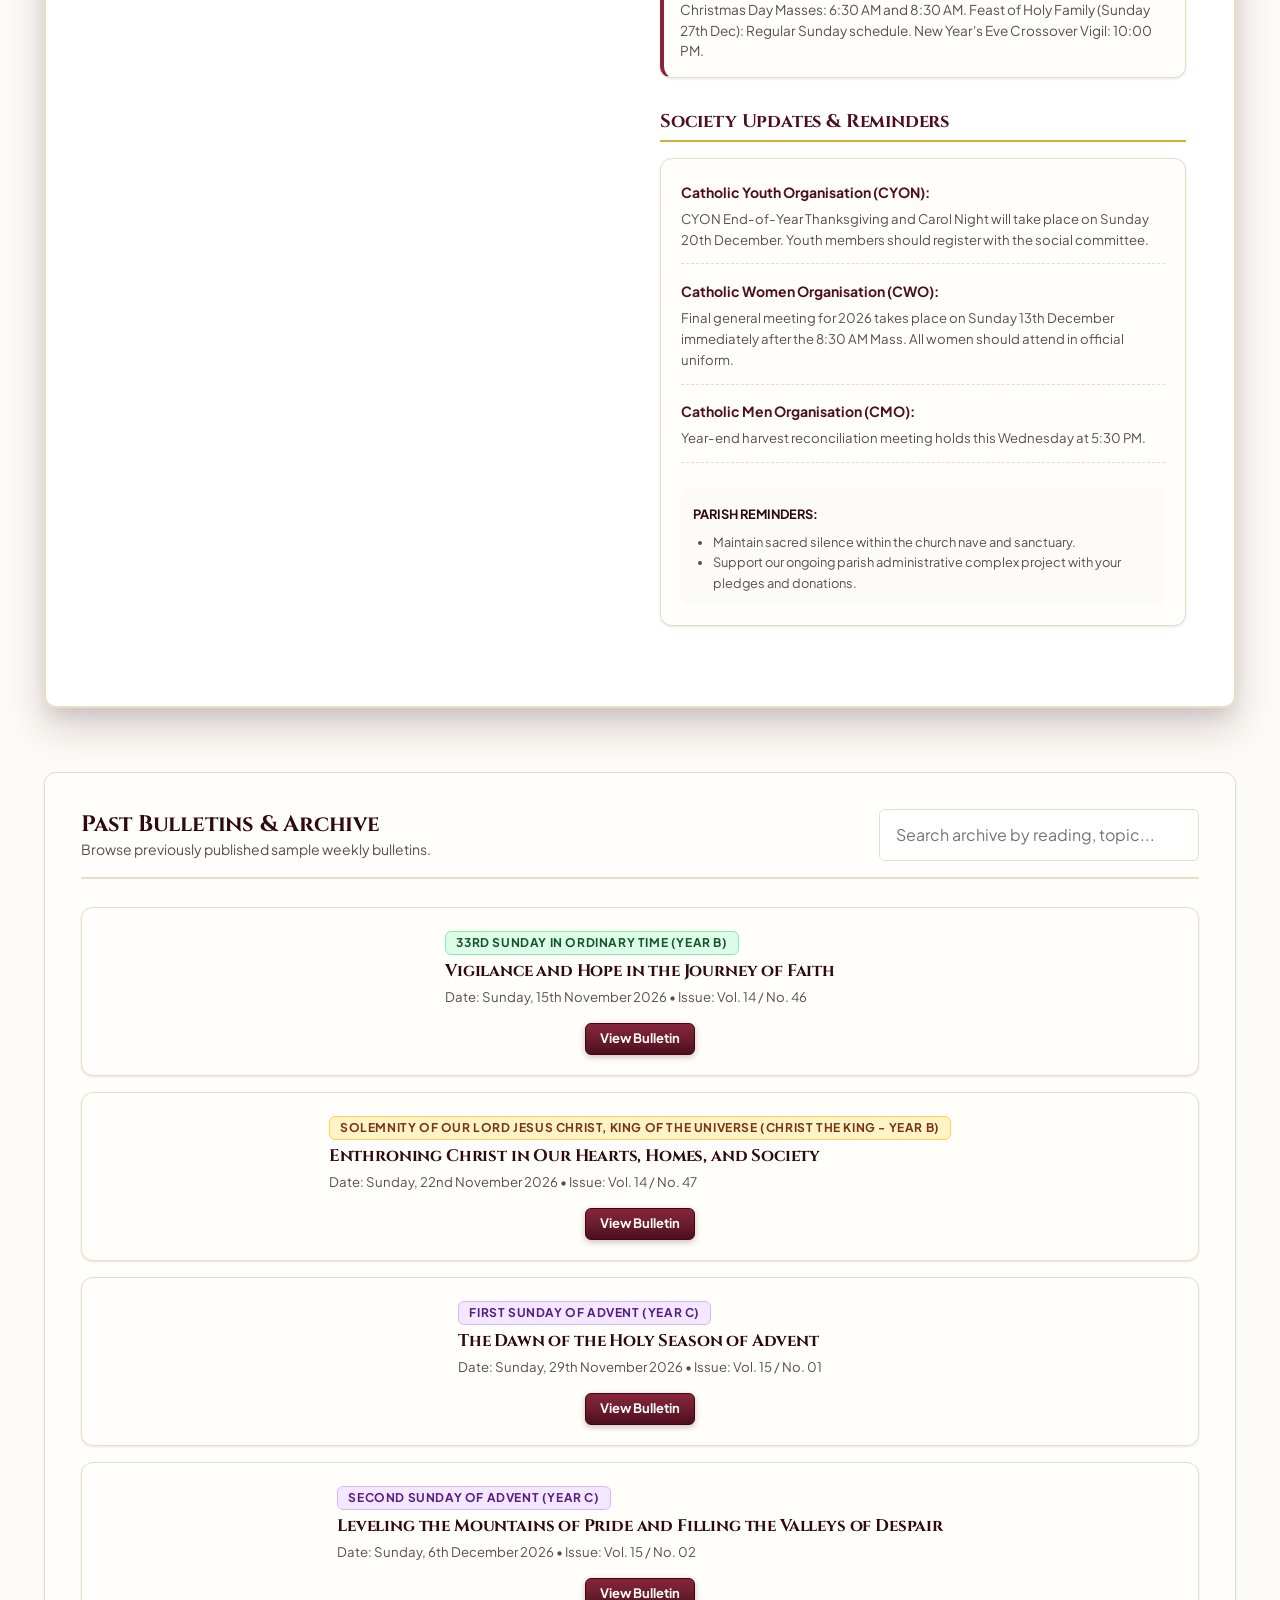
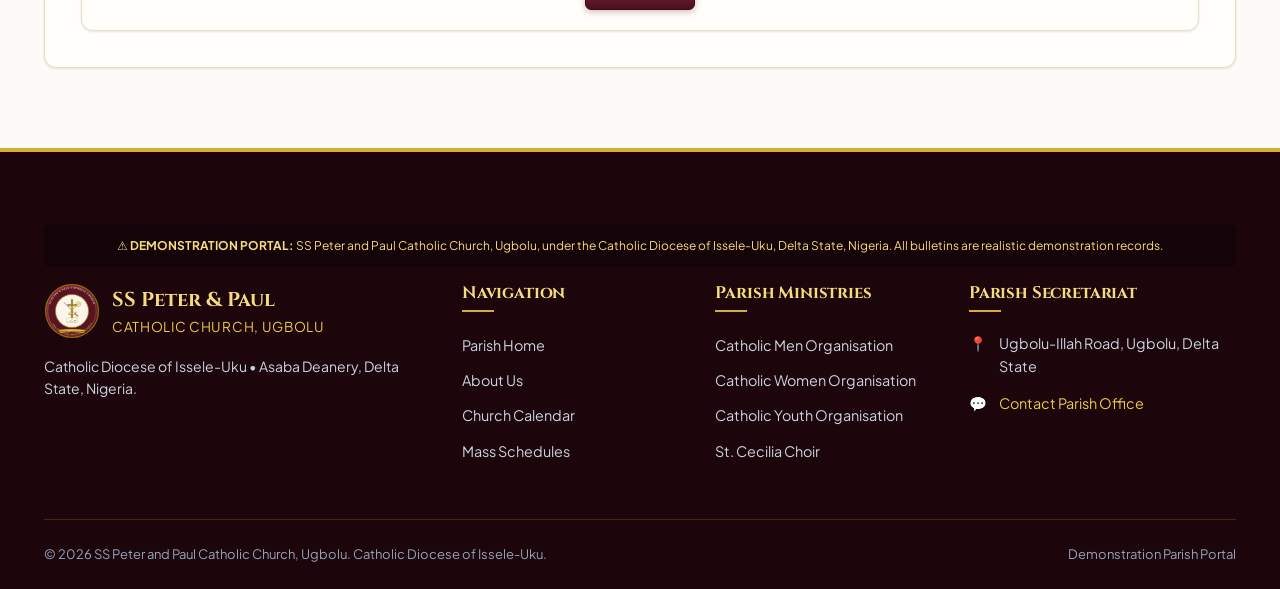
<file: bulletin.html>
<!DOCTYPE html>
<html lang="en">
<head>
  <meta charset="UTF-8">
  <meta name="viewport" content="width=device-width, initial-scale=1.0">
  <title>Weekly Parish Bulletin | SS Peter and Paul Catholic Church, Ugbolu</title>
  <meta name="description" content="Official weekly parish bulletins for SS Peter and Paul Catholic Church, Ugbolu (Catholic Diocese of Issele-Uku). Sunday lectionary readings, priest reflection, Mass intentions, and announcements.">
  <link rel="icon" type="image/svg+xml" href="favicon.svg">
  
  <link rel="stylesheet" href="css/style.css">
  <link rel="stylesheet" href="css/components.css">
  <link rel="stylesheet" href="css/pages.css">
  <link rel="stylesheet" href="css/print.css" media="print">
</head>
<body>

  <!-- Demo Banner -->
  <aside class="demo-banner" role="complementary">
    <div class="container demo-banner-content">
      <span class="demo-tag">DEMO PROJECT</span>
      <span>Sample Weekly Parish Bulletins for SS Peter and Paul Catholic Church, Ugbolu (Catholic Diocese of Issele-Uku). All bulletin entries, reflections, and announcements are demonstration content.</span>
    </div>
  </aside>

  <!-- Site Header -->
  <header class="site-header">
    <div class="container header-container">
      <a href="index.html" class="brand">
        <img src="assets/images/church-crest.svg" alt="Church Crest" class="brand-crest" width="52" height="52">
        <div class="brand-text">
          <span class="brand-title">SS Peter &amp; Paul</span>
          <span class="brand-subtitle">Catholic Church, Ugbolu</span>
          <span class="brand-location">Catholic Diocese of Issele-Uku</span>
        </div>
      </a>

      <nav class="main-nav" aria-label="Main Navigation">
        <ul class="nav-list">
          <li><a href="index.html" class="nav-link">Home</a></li>
          <li><a href="about.html" class="nav-link">About Us</a></li>
          <li><a href="bulletin.html" class="nav-link active">Weekly Bulletin</a></li>
          <li><a href="calendar.html" class="nav-link">Calendar</a></li>
          <li><a href="masses-sacraments.html" class="nav-link">Mass &amp; Sacraments</a></li>
          <li><a href="ministries.html" class="nav-link">Ministries</a></li>
          <li><a href="announcements.html" class="nav-link">Announcements</a></li>
          <li><a href="resources.html" class="nav-link">Resources</a></li>
          <li><a href="gallery.html" class="nav-link">Gallery</a></li>
          <li><a href="contact.html" class="nav-link">Contact</a></li>
        </ul>
      </nav>

      <div class="header-cta-group">
        <button id="printBulletinBtnHeader" class="btn btn-sm btn-gold" onclick="window.print()">
          🖨️ Print Bulletin
        </button>
        <button class="menu-toggle" type="button" aria-label="Toggle navigation menu" aria-expanded="false">
          <span></span><span></span><span></span>
        </button>
      </div>
    </div>
  </header>

  <!-- Mobile Drawer -->
  <div class="mobile-drawer" role="dialog" aria-modal="true">
    <div class="drawer-backdrop"></div>
    <div class="drawer-panel">
      <div class="drawer-header">
        <div style="display:flex; align-items:center; gap:0.5rem;">
          <img src="assets/images/church-crest.svg" alt="" width="36" height="36">
          <div style="font-family:var(--font-serif); font-weight:700; color:var(--burgundy-900);">SS Peter &amp; Paul</div>
        </div>
        <button class="drawer-close" type="button">&times;</button>
      </div>
      <ul class="drawer-nav-list">
        <li><a href="index.html" class="drawer-nav-link">Home <span>→</span></a></li>
        <li><a href="about.html" class="drawer-nav-link">About Our Parish <span>→</span></a></li>
        <li><a href="bulletin.html" class="drawer-nav-link active">Weekly Bulletin <span>→</span></a></li>
        <li><a href="calendar.html" class="drawer-nav-link">Church Calendar <span>→</span></a></li>
        <li><a href="masses-sacraments.html" class="drawer-nav-link">Mass &amp; Sacraments <span>→</span></a></li>
        <li><a href="ministries.html" class="drawer-nav-link">Parish Ministries <span>→</span></a></li>
        <li><a href="announcements.html" class="drawer-nav-link">Announcements <span>→</span></a></li>
        <li><a href="resources.html" class="drawer-nav-link">Catholic Resources <span>→</span></a></li>
        <li><a href="gallery.html" class="drawer-nav-link">Photo Gallery <span>→</span></a></li>
        <li><a href="contact.html" class="drawer-nav-link">Contact &amp; Visit Us <span>→</span></a></li>
      </ul>
    </div>
  </div>

  <main id="main-content">
    <!-- Page Hero Banner -->
    <section class="page-hero">
      <div class="container">
        <nav class="breadcrumb" aria-label="Breadcrumb">
          <a href="index.html">Home</a>
          <span>/</span>
          <span aria-current="page">Weekly Bulletin</span>
        </nav>
        <h1 class="page-hero-title">Weekly Parish <span>Bulletin</span></h1>
        <p class="page-hero-desc">
          Official Digital Leaflet of SS Peter and Paul Catholic Church, Ugbolu • Catholic Diocese of Issele-Uku
        </p>
      </div>
    </section>

    <div class="container" style="padding-top: 1rem;">
      <!-- Interactive Bulletin Control Bar -->
      <section class="bulletin-toolbar" aria-label="Bulletin Selection and Tools">
        <div class="bulletin-select-wrap">
          <label for="bulletinSelect" style="font-weight:700; font-size:0.875rem; color:var(--burgundy-900);">
            Select Bulletin Issue:
          </label>
          <select id="bulletinSelect" class="form-control" style="max-width:380px;">
            <option value="">Loading issues...</option>
          </select>
        </div>

        <div class="bulletin-actions">
          <button id="printBulletinBtn" class="btn btn-gold" type="button" title="Print this bulletin or save as PDF">
            🖨️ Print / Save as PDF
          </button>
          <button id="downloadBulletinBtn" class="btn btn-outline-burgundy" type="button" title="Download formatted bulletin text file">
            📥 Download Text
          </button>
        </div>
      </section>

      <!-- Main Dynamic Bulletin Display Area -->
      <div id="bulletinContainer">
        <!-- Rendered dynamically by js/bulletin.js -->
        <div style="text-align:center; padding: 4rem 1rem;">
          <div style="font-size:2rem; margin-bottom:1rem; color:var(--gold-600);">⏳</div>
          <p style="color:var(--text-muted); font-size:1.1rem;">Loading parish bulletin...</p>
        </div>
      </div>

      <!-- Bulletin Archive and Search Section -->
      <section style="margin-bottom: 5rem;" aria-label="Bulletin Archives">
        <div class="card" style="padding: 2.25rem;">
          <div style="display:flex; justify-content:space-between; align-items:center; flex-wrap:wrap; gap:1.25rem; margin-bottom:1.75rem; border-bottom:2px solid var(--border-light); padding-bottom:1rem;">
            <div>
              <h2 style="font-size:1.4rem; color:var(--burgundy-900);">Past Bulletins &amp; Archive</h2>
              <p style="font-size:0.875rem; color:var(--text-muted);">Browse previously published sample weekly bulletins.</p>
            </div>
            <div style="max-width:320px; width:100%;">
              <input type="search" id="bulletinSearchInput" class="form-control" placeholder="Search archive by reading, topic..." aria-label="Search past bulletins">
            </div>
          </div>

          <div id="bulletinArchiveList" style="display:flex; flex-direction:column; gap:1rem;">
            <!-- Populated by js/bulletin.js -->
          </div>
        </div>
      </section>
    </div>
  </main>

  <!-- Site Footer -->
  <footer class="site-footer">
    <div class="container">
      <div class="footer-disclaimer">
        ⚠️ <strong>DEMONSTRATION PORTAL:</strong> SS Peter and Paul Catholic Church, Ugbolu, under the Catholic Diocese of Issele-Uku, Delta State, Nigeria. All bulletins are realistic demonstration records.
      </div>

      <div class="footer-top">
        <div class="footer-brand">
          <div style="display:flex; align-items:center; gap:0.75rem;">
            <img src="assets/images/church-crest.svg" alt="SS Peter and Paul Crest" width="56" height="56">
            <div>
              <div class="footer-brand-title">SS Peter &amp; Paul</div>
              <div class="footer-brand-sub">Catholic Church, Ugbolu</div>
            </div>
          </div>
          <p style="font-size:0.875rem; color:#CBD5E1;">
            Catholic Diocese of Issele-Uku • Asaba Deanery, Delta State, Nigeria.
          </p>
        </div>

        <div>
          <h4 class="footer-col-title">Navigation</h4>
          <ul class="footer-links">
            <li><a href="index.html">Parish Home</a></li>
            <li><a href="about.html">About Us</a></li>
            <li><a href="calendar.html">Church Calendar</a></li>
            <li><a href="masses-sacraments.html">Mass Schedules</a></li>
          </ul>
        </div>

        <div>
          <h4 class="footer-col-title">Parish Ministries</h4>
          <ul class="footer-links">
            <li><a href="ministries.html#cmo">Catholic Men Organisation</a></li>
            <li><a href="ministries.html#cwo">Catholic Women Organisation</a></li>
            <li><a href="ministries.html#cyon">Catholic Youth Organisation</a></li>
            <li><a href="ministries.html#choir">St. Cecilia Choir</a></li>
          </ul>
        </div>

        <div>
          <h4 class="footer-col-title">Parish Secretariat</h4>
          <div class="footer-contact-item">
            <span>📍</span>
            <span>Ugbolu-Illah Road, Ugbolu, Delta State</span>
          </div>
          <div class="footer-contact-item">
            <span>💬</span>
            <span><a href="contact.html" style="color:var(--gold-400);">Contact Parish Office</a></span>
          </div>
        </div>
      </div>

      <div class="footer-bottom">
        <div>&copy; 2026 SS Peter and Paul Catholic Church, Ugbolu. Catholic Diocese of Issele-Uku.</div>
        <div>Demonstration Parish Portal</div>
      </div>
    </div>
  </footer>

  <button class="back-to-top" type="button" aria-label="Back to top">↑</button>

  <script src="js/app.js"></script>
  <script src="js/bulletin.js"></script>
</body>
</html>
</file>
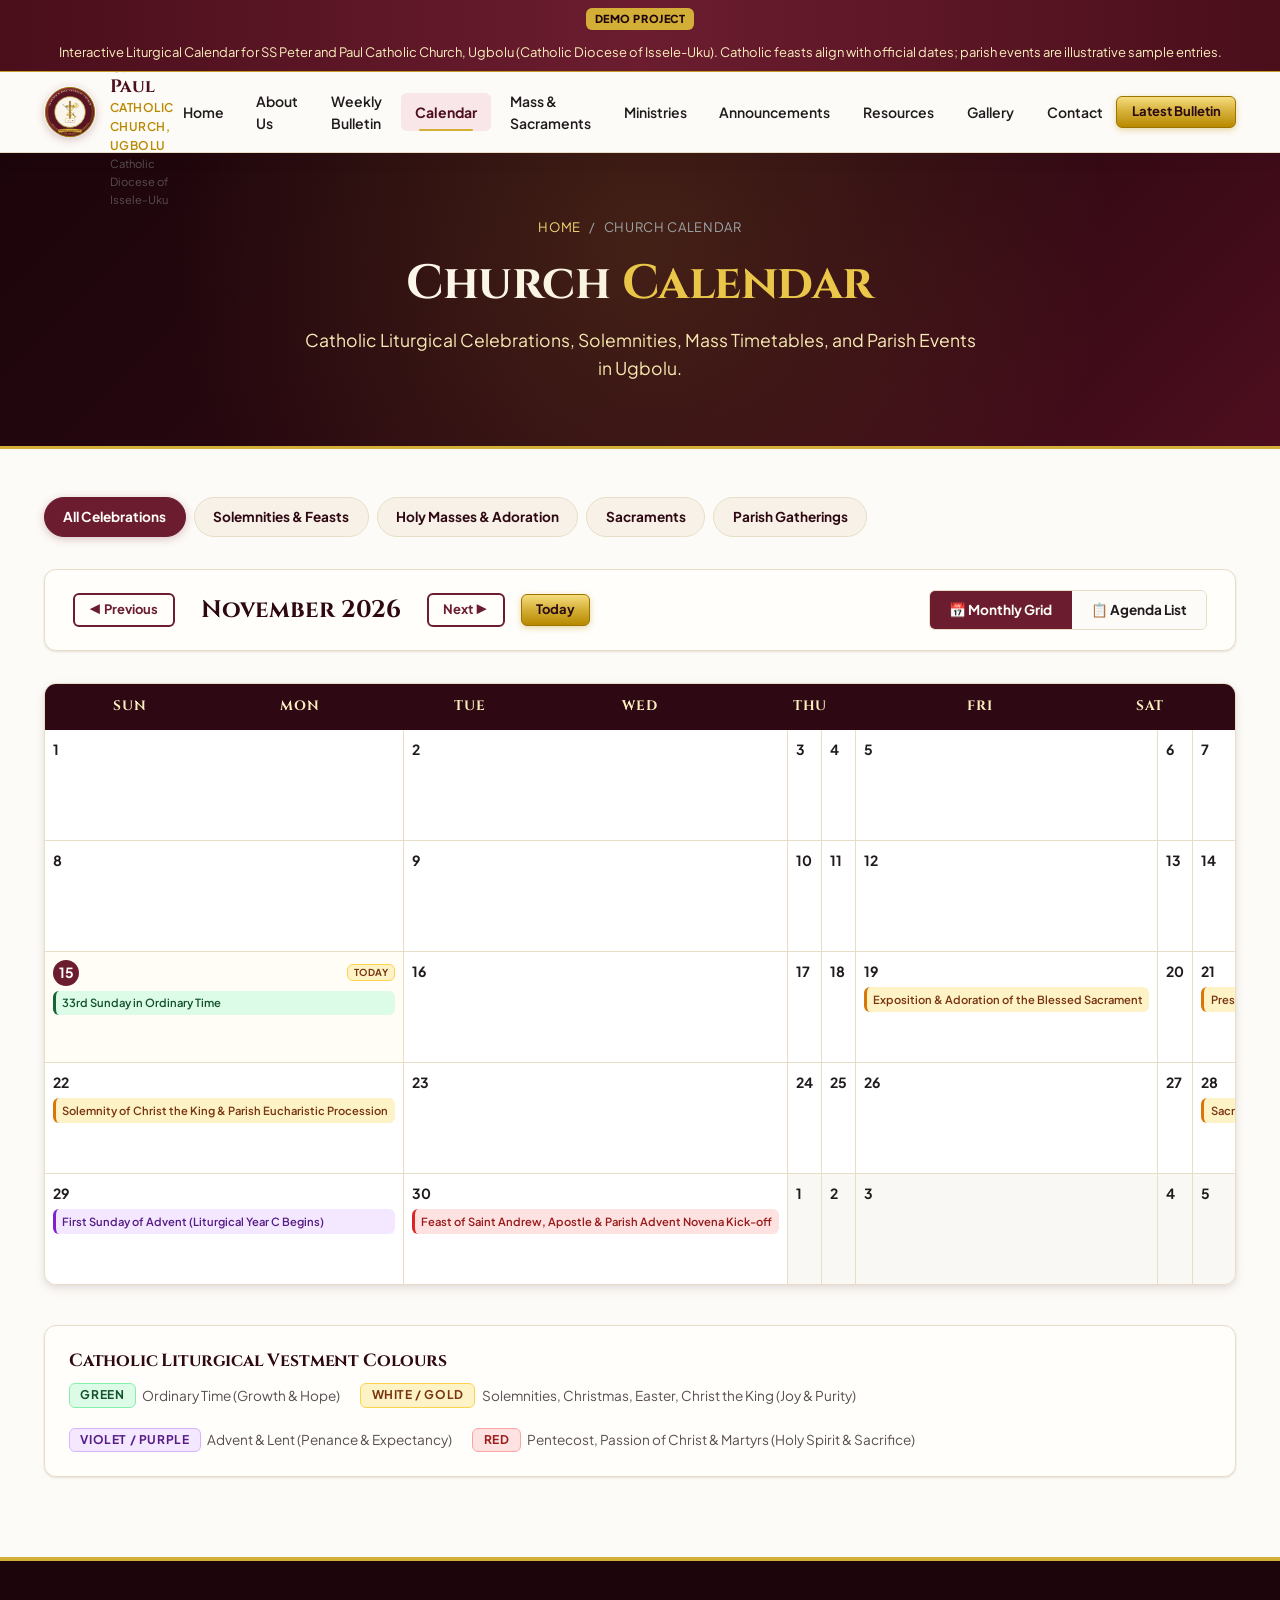
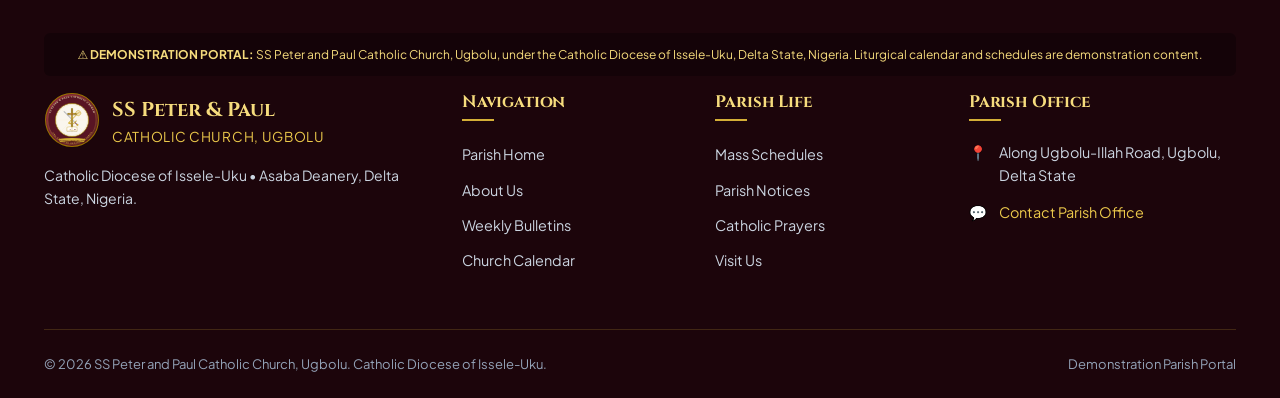
<file: calendar.html>
<!DOCTYPE html>
<html lang="en">
<head>
  <meta charset="UTF-8">
  <meta name="viewport" content="width=device-width, initial-scale=1.0">
  <title>Church Calendar | SS Peter and Paul Catholic Church, Ugbolu</title>
  <meta name="description" content="Interactive Catholic Liturgical Calendar for SS Peter and Paul Catholic Church, Ugbolu (Catholic Diocese of Issele-Uku). Sundays, solemnities, liturgical seasons, and parish society events.">
  <link rel="icon" type="image/svg+xml" href="favicon.svg">
  
  <link rel="stylesheet" href="css/style.css">
  <link rel="stylesheet" href="css/components.css">
  <link rel="stylesheet" href="css/pages.css">
  <link rel="stylesheet" href="css/print.css" media="print">
</head>
<body>

  <!-- Demo Banner -->
  <aside class="demo-banner" role="complementary">
    <div class="container demo-banner-content">
      <span class="demo-tag">DEMO PROJECT</span>
      <span>Interactive Liturgical Calendar for SS Peter and Paul Catholic Church, Ugbolu (Catholic Diocese of Issele-Uku). Catholic feasts align with official dates; parish events are illustrative sample entries.</span>
    </div>
  </aside>

  <!-- Site Header -->
  <header class="site-header">
    <div class="container header-container">
      <a href="index.html" class="brand">
        <img src="assets/images/church-crest.svg" alt="Church Crest" class="brand-crest" width="52" height="52">
        <div class="brand-text">
          <span class="brand-title">SS Peter &amp; Paul</span>
          <span class="brand-subtitle">Catholic Church, Ugbolu</span>
          <span class="brand-location">Catholic Diocese of Issele-Uku</span>
        </div>
      </a>

      <nav class="main-nav" aria-label="Main Navigation">
        <ul class="nav-list">
          <li><a href="index.html" class="nav-link">Home</a></li>
          <li><a href="about.html" class="nav-link">About Us</a></li>
          <li><a href="bulletin.html" class="nav-link">Weekly Bulletin</a></li>
          <li><a href="calendar.html" class="nav-link active">Calendar</a></li>
          <li><a href="masses-sacraments.html" class="nav-link">Mass &amp; Sacraments</a></li>
          <li><a href="ministries.html" class="nav-link">Ministries</a></li>
          <li><a href="announcements.html" class="nav-link">Announcements</a></li>
          <li><a href="resources.html" class="nav-link">Resources</a></li>
          <li><a href="gallery.html" class="nav-link">Gallery</a></li>
          <li><a href="contact.html" class="nav-link">Contact</a></li>
        </ul>
      </nav>

      <div class="header-cta-group">
        <a href="bulletin.html" class="btn btn-sm btn-gold">Latest Bulletin</a>
        <button class="menu-toggle" type="button" aria-label="Toggle navigation menu" aria-expanded="false">
          <span></span><span></span><span></span>
        </button>
      </div>
    </div>
  </header>

  <!-- Mobile Drawer -->
  <div class="mobile-drawer" role="dialog" aria-modal="true">
    <div class="drawer-backdrop"></div>
    <div class="drawer-panel">
      <div class="drawer-header">
        <div style="display:flex; align-items:center; gap:0.5rem;">
          <img src="assets/images/church-crest.svg" alt="" width="36" height="36">
          <div style="font-family:var(--font-serif); font-weight:700; color:var(--burgundy-900);">SS Peter &amp; Paul</div>
        </div>
        <button class="drawer-close" type="button">&times;</button>
      </div>
      <ul class="drawer-nav-list">
        <li><a href="index.html" class="drawer-nav-link">Home <span>→</span></a></li>
        <li><a href="about.html" class="drawer-nav-link">About Our Parish <span>→</span></a></li>
        <li><a href="bulletin.html" class="drawer-nav-link">Weekly Bulletin <span>→</span></a></li>
        <li><a href="calendar.html" class="drawer-nav-link active">Church Calendar <span>→</span></a></li>
        <li><a href="masses-sacraments.html" class="drawer-nav-link">Mass &amp; Sacraments <span>→</span></a></li>
        <li><a href="ministries.html" class="drawer-nav-link">Parish Ministries <span>→</span></a></li>
        <li><a href="announcements.html" class="drawer-nav-link">Announcements <span>→</span></a></li>
        <li><a href="resources.html" class="drawer-nav-link">Catholic Resources <span>→</span></a></li>
        <li><a href="gallery.html" class="drawer-nav-link">Photo Gallery <span>→</span></a></li>
        <li><a href="contact.html" class="drawer-nav-link">Contact &amp; Visit Us <span>→</span></a></li>
      </ul>
    </div>
  </div>

  <main id="main-content">
    <!-- Page Hero Banner -->
    <section class="page-hero">
      <div class="container">
        <nav class="breadcrumb" aria-label="Breadcrumb">
          <a href="index.html">Home</a>
          <span>/</span>
          <span aria-current="page">Church Calendar</span>
        </nav>
        <h1 class="page-hero-title">Church <span>Calendar</span></h1>
        <p class="page-hero-desc">
          Catholic Liturgical Celebrations, Solemnities, Mass Timetables, and Parish Events in Ugbolu.
        </p>
      </div>
    </section>

    <div class="container" style="padding-top: 3rem; padding-bottom: 5rem;">
      <!-- Category Filter Pills -->
      <nav class="filter-bar" aria-label="Filter events by category">
        <button class="calendar-filter-pill filter-pill active" data-category="all" type="button">All Celebrations</button>
        <button class="calendar-filter-pill filter-pill" data-category="solemnities" type="button">Solemnities &amp; Feasts</button>
        <button class="calendar-filter-pill filter-pill" data-category="masses" type="button">Holy Masses &amp; Adoration</button>
        <button class="calendar-filter-pill filter-pill" data-category="sacraments" type="button">Sacraments</button>
        <button class="calendar-filter-pill filter-pill" data-category="parish" type="button">Parish Gatherings</button>
      </nav>

      <!-- Calendar Controls: Month Switcher & View Toggle -->
      <div class="calendar-controls">
        <div class="calendar-month-nav">
          <button id="prevMonthBtn" class="btn btn-sm btn-outline-burgundy" type="button" aria-label="Previous month">
            ◀ Previous
          </button>
          <div id="currentMonthLabel" class="current-month-label">November 2026</div>
          <button id="nextMonthBtn" class="btn btn-sm btn-outline-burgundy" type="button" aria-label="Next month">
            Next ▶
          </button>
          <button id="todayBtn" class="btn btn-sm btn-gold" type="button">
            Today
          </button>
        </div>

        <div class="view-toggle-group">
          <button id="gridViewBtn" class="view-btn active" type="button">
            📅 Monthly Grid
          </button>
          <button id="agendaViewBtn" class="view-btn" type="button">
            📋 Agenda List
          </button>
        </div>
      </div>

      <!-- Calendar Display Area -->
      <div id="calendarDisplayArea">
        <!-- Rendered by js/calendar.js -->
      </div>

      <!-- Liturgical Colors Legend -->
      <div class="card" style="margin-top: 2.5rem; padding: 1.5rem;">
        <h3 style="font-size: 1.1rem; color:var(--burgundy-900); margin-bottom: 0.75rem;">Catholic Liturgical Vestment Colours</h3>
        <div style="display:flex; gap:1.25rem; flex-wrap:wrap; font-size:0.85rem; color:var(--text-muted);">
          <div style="display:flex; align-items:center; gap:0.4rem;">
            <span class="badge badge-green">Green</span>
            <span>Ordinary Time (Growth &amp; Hope)</span>
          </div>
          <div style="display:flex; align-items:center; gap:0.4rem;">
            <span class="badge badge-gold">White / Gold</span>
            <span>Solemnities, Christmas, Easter, Christ the King (Joy &amp; Purity)</span>
          </div>
          <div style="display:flex; align-items:center; gap:0.4rem;">
            <span class="badge badge-purple">Violet / Purple</span>
            <span>Advent &amp; Lent (Penance &amp; Expectancy)</span>
          </div>
          <div style="display:flex; align-items:center; gap:0.4rem;">
            <span class="badge badge-red">Red</span>
            <span>Pentecost, Passion of Christ &amp; Martyrs (Holy Spirit &amp; Sacrifice)</span>
          </div>
        </div>
      </div>
    </div>
  </main>

  <!-- Native Event Detail Dialog Modal (modern-web-guidance compliant) -->
  <dialog id="eventModal" closedby="any" aria-labelledby="eventModalTitle">
    <div class="modal-header">
      <h3 id="eventModalTitle" class="modal-title">Celebration Details</h3>
      <button id="closeEventModalBtn" class="modal-close-btn" type="button" aria-label="Close modal">&times;</button>
    </div>
    <div id="eventModalBody" class="modal-body">
      <!-- Populated dynamically -->
    </div>
  </dialog>

  <!-- Site Footer -->
  <footer class="site-footer">
    <div class="container">
      <div class="footer-disclaimer">
        ⚠️ <strong>DEMONSTRATION PORTAL:</strong> SS Peter and Paul Catholic Church, Ugbolu, under the Catholic Diocese of Issele-Uku, Delta State, Nigeria. Liturgical calendar and schedules are demonstration content.
      </div>

      <div class="footer-top">
        <div class="footer-brand">
          <div style="display:flex; align-items:center; gap:0.75rem;">
            <img src="assets/images/church-crest.svg" alt="SS Peter and Paul Crest" width="56" height="56">
            <div>
              <div class="footer-brand-title">SS Peter &amp; Paul</div>
              <div class="footer-brand-sub">Catholic Church, Ugbolu</div>
            </div>
          </div>
          <p style="font-size:0.875rem; color:#CBD5E1;">
            Catholic Diocese of Issele-Uku • Asaba Deanery, Delta State, Nigeria.
          </p>
        </div>

        <div>
          <h4 class="footer-col-title">Navigation</h4>
          <ul class="footer-links">
            <li><a href="index.html">Parish Home</a></li>
            <li><a href="about.html">About Us</a></li>
            <li><a href="bulletin.html">Weekly Bulletins</a></li>
            <li><a href="calendar.html">Church Calendar</a></li>
          </ul>
        </div>

        <div>
          <h4 class="footer-col-title">Parish Life</h4>
          <ul class="footer-links">
            <li><a href="masses-sacraments.html">Mass Schedules</a></li>
            <li><a href="announcements.html">Parish Notices</a></li>
            <li><a href="resources.html">Catholic Prayers</a></li>
            <li><a href="contact.html">Visit Us</a></li>
          </ul>
        </div>

        <div>
          <h4 class="footer-col-title">Parish Office</h4>
          <div class="footer-contact-item">
            <span>📍</span>
            <span>Along Ugbolu-Illah Road, Ugbolu, Delta State</span>
          </div>
          <div class="footer-contact-item">
            <span>💬</span>
            <span><a href="contact.html" style="color:var(--gold-400);">Contact Parish Office</a></span>
          </div>
        </div>
      </div>

      <div class="footer-bottom">
        <div>&copy; 2026 SS Peter and Paul Catholic Church, Ugbolu. Catholic Diocese of Issele-Uku.</div>
        <div>Demonstration Parish Portal</div>
      </div>
    </div>
  </footer>

  <button class="back-to-top" type="button" aria-label="Back to top">↑</button>

  <script src="js/app.js"></script>
  <script src="js/calendar.js"></script>
</body>
</html>
</file>
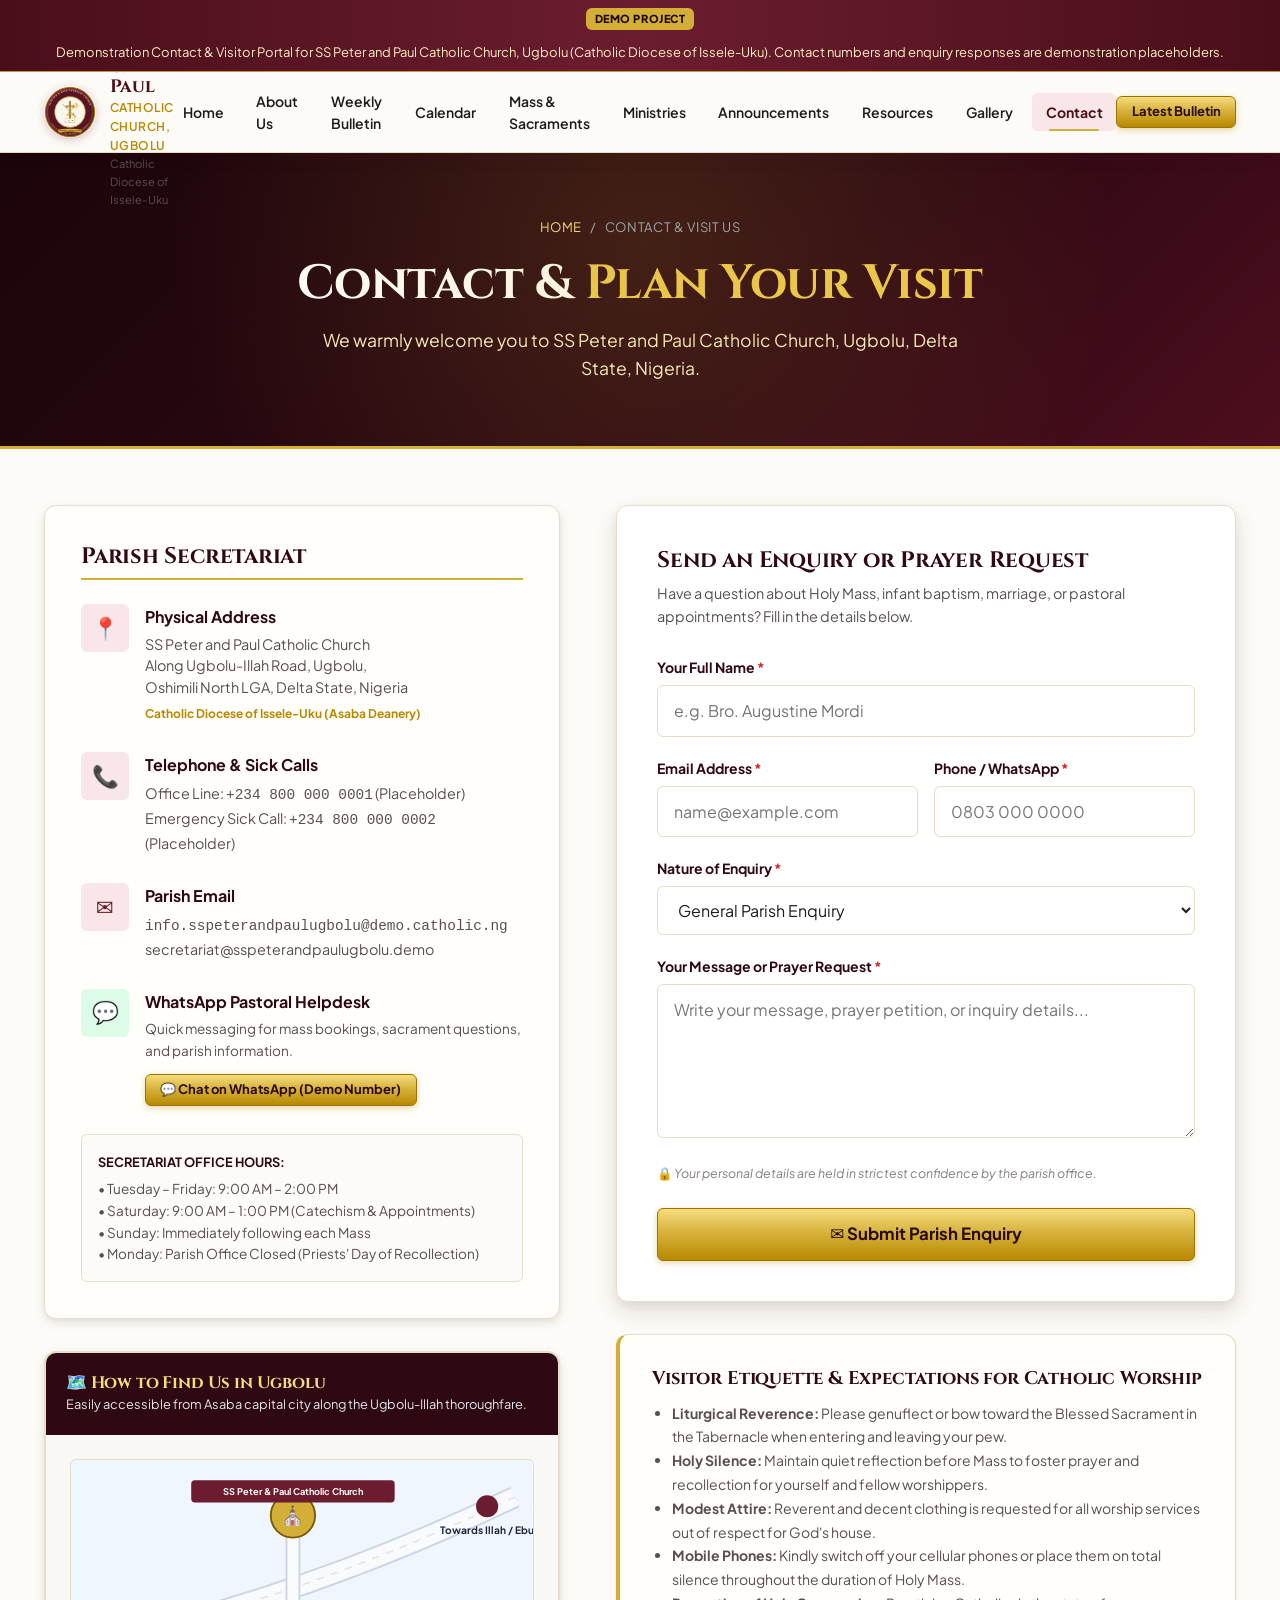
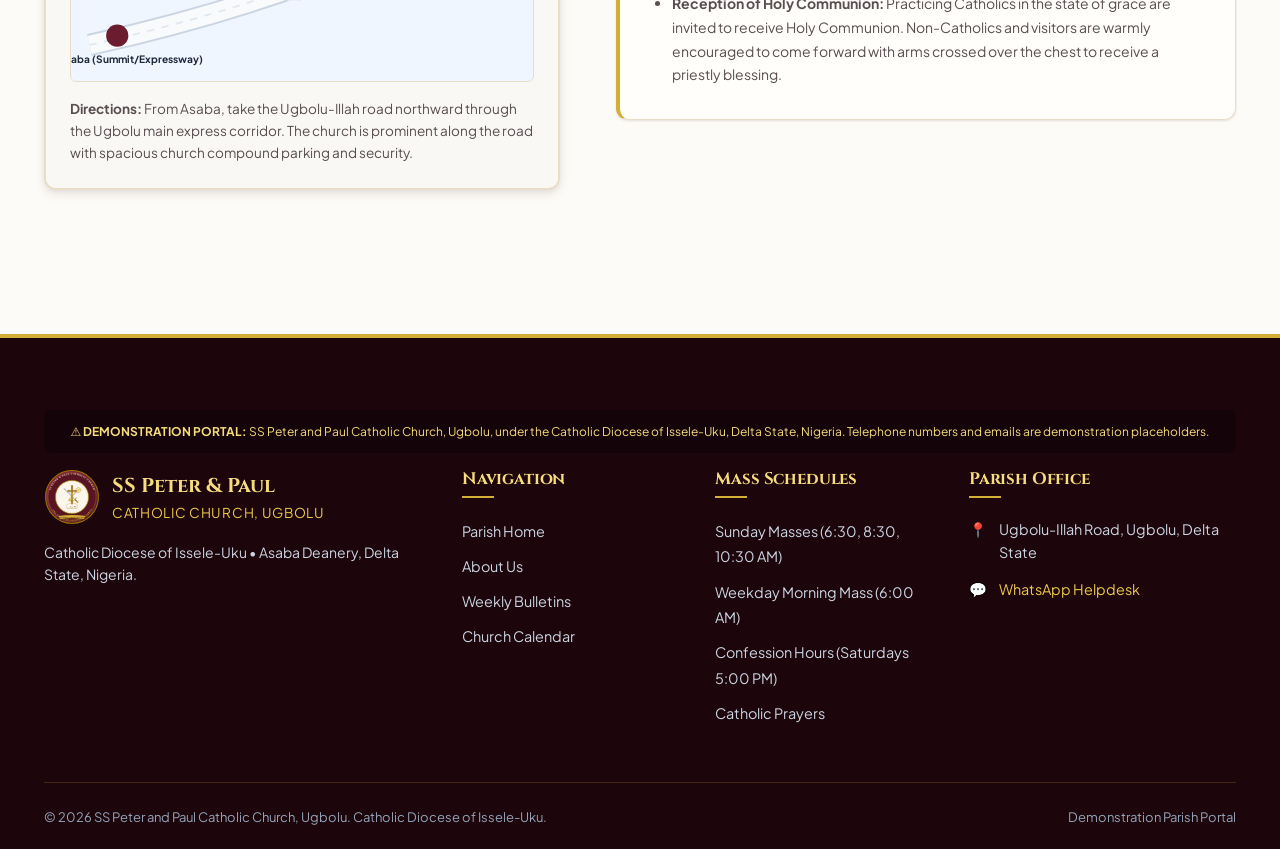
<file: contact.html>
<!DOCTYPE html>
<html lang="en">
<head>
  <meta charset="UTF-8">
  <meta name="viewport" content="width=device-width, initial-scale=1.0">
  <title>Contact & Visit Us | SS Peter and Paul Catholic Church, Ugbolu</title>
  <meta name="description" content="Contact information, directions, Mass times, WhatsApp inquiry, visitor guide, and enquiry form for SS Peter and Paul Catholic Church, Ugbolu, Delta State (Diocese of Issele-Uku).">
  <link rel="icon" type="image/svg+xml" href="favicon.svg">
  
  <link rel="stylesheet" href="css/style.css">
  <link rel="stylesheet" href="css/components.css">
  <link rel="stylesheet" href="css/pages.css">
  <link rel="stylesheet" href="css/print.css" media="print">
</head>
<body>

  <!-- Demo Banner -->
  <aside class="demo-banner" role="complementary">
    <div class="container demo-banner-content">
      <span class="demo-tag">DEMO PROJECT</span>
      <span>Demonstration Contact &amp; Visitor Portal for SS Peter and Paul Catholic Church, Ugbolu (Catholic Diocese of Issele-Uku). Contact numbers and enquiry responses are demonstration placeholders.</span>
    </div>
  </aside>

  <!-- Site Header -->
  <header class="site-header">
    <div class="container header-container">
      <a href="index.html" class="brand">
        <img src="assets/images/church-crest.svg" alt="Church Crest" class="brand-crest" width="52" height="52">
        <div class="brand-text">
          <span class="brand-title">SS Peter &amp; Paul</span>
          <span class="brand-subtitle">Catholic Church, Ugbolu</span>
          <span class="brand-location">Catholic Diocese of Issele-Uku</span>
        </div>
      </a>

      <nav class="main-nav" aria-label="Main Navigation">
        <ul class="nav-list">
          <li><a href="index.html" class="nav-link">Home</a></li>
          <li><a href="about.html" class="nav-link">About Us</a></li>
          <li><a href="bulletin.html" class="nav-link">Weekly Bulletin</a></li>
          <li><a href="calendar.html" class="nav-link">Calendar</a></li>
          <li><a href="masses-sacraments.html" class="nav-link">Mass &amp; Sacraments</a></li>
          <li><a href="ministries.html" class="nav-link">Ministries</a></li>
          <li><a href="announcements.html" class="nav-link">Announcements</a></li>
          <li><a href="resources.html" class="nav-link">Resources</a></li>
          <li><a href="gallery.html" class="nav-link">Gallery</a></li>
          <li><a href="contact.html" class="nav-link active">Contact</a></li>
        </ul>
      </nav>

      <div class="header-cta-group">
        <a href="bulletin.html" class="btn btn-sm btn-gold">Latest Bulletin</a>
        <button class="menu-toggle" type="button" aria-label="Toggle navigation menu" aria-expanded="false">
          <span></span><span></span><span></span>
        </button>
      </div>
    </div>
  </header>

  <!-- Mobile Drawer -->
  <div class="mobile-drawer" role="dialog" aria-modal="true">
    <div class="drawer-backdrop"></div>
    <div class="drawer-panel">
      <div class="drawer-header">
        <div style="display:flex; align-items:center; gap:0.5rem;">
          <img src="assets/images/church-crest.svg" alt="" width="36" height="36">
          <div style="font-family:var(--font-serif); font-weight:700; color:var(--burgundy-900);">SS Peter &amp; Paul</div>
        </div>
        <button class="drawer-close" type="button">&times;</button>
      </div>
      <ul class="drawer-nav-list">
        <li><a href="index.html" class="drawer-nav-link">Home <span>→</span></a></li>
        <li><a href="about.html" class="drawer-nav-link">About Our Parish <span>→</span></a></li>
        <li><a href="bulletin.html" class="drawer-nav-link">Weekly Bulletin <span>→</span></a></li>
        <li><a href="calendar.html" class="drawer-nav-link">Church Calendar <span>→</span></a></li>
        <li><a href="masses-sacraments.html" class="drawer-nav-link">Mass &amp; Sacraments <span>→</span></a></li>
        <li><a href="ministries.html" class="drawer-nav-link">Parish Ministries <span>→</span></a></li>
        <li><a href="announcements.html" class="drawer-nav-link">Announcements <span>→</span></a></li>
        <li><a href="resources.html" class="drawer-nav-link">Catholic Resources <span>→</span></a></li>
        <li><a href="gallery.html" class="drawer-nav-link">Photo Gallery <span>→</span></a></li>
        <li><a href="contact.html" class="drawer-nav-link active">Contact &amp; Visit Us <span>→</span></a></li>
      </ul>
    </div>
  </div>

  <main id="main-content">
    <!-- Page Hero Banner -->
    <section class="page-hero">
      <div class="container">
        <nav class="breadcrumb" aria-label="Breadcrumb">
          <a href="index.html">Home</a>
          <span>/</span>
          <span aria-current="page">Contact &amp; Visit Us</span>
        </nav>
        <h1 class="page-hero-title">Contact &amp; <span>Plan Your Visit</span></h1>
        <p class="page-hero-desc">
          We warmly welcome you to SS Peter and Paul Catholic Church, Ugbolu, Delta State, Nigeria.
        </p>
      </div>
    </section>

    <div class="container" style="padding-top: 3.5rem; padding-bottom: 5rem;">
      <div class="contact-layout">
        <!-- LEFT: Contact Information, Visitor Guide & Map -->
        <div>
          <div class="contact-info-panel">
            <h2 style="font-size:1.4rem; color:var(--burgundy-900); margin-bottom:1.5rem; border-bottom:2px solid var(--gold-500); padding-bottom:0.5rem;">
              Parish Secretariat
            </h2>

            <!-- Physical Location -->
            <div class="contact-method-item">
              <div class="contact-icon-box">📍</div>
              <div>
                <strong style="color:var(--burgundy-900);">Physical Address</strong>
                <p style="font-size:0.9rem; color:var(--text-muted); line-height:1.5; margin-top:0.25rem;">
                  SS Peter and Paul Catholic Church<br>
                  Along Ugbolu-Illah Road, Ugbolu,<br>
                  Oshimili North LGA, Delta State, Nigeria
                </p>
                <span style="font-size:0.75rem; color:var(--gold-700); font-weight:700;">Catholic Diocese of Issele-Uku (Asaba Deanery)</span>
              </div>
            </div>

            <!-- Phone -->
            <div class="contact-method-item">
              <div class="contact-icon-box">📞</div>
              <div>
                <strong style="color:var(--burgundy-900);">Telephone &amp; Sick Calls</strong>
                <p style="font-size:0.9rem; color:var(--text-muted); margin-top:0.25rem;">
                  Office Line: <span style="font-family:monospace;">+234 800 000 0001</span> (Placeholder)<br>
                  Emergency Sick Call: <span style="font-family:monospace;">+234 800 000 0002</span> (Placeholder)
                </p>
              </div>
            </div>

            <!-- Email -->
            <div class="contact-method-item">
              <div class="contact-icon-box">✉️</div>
              <div>
                <strong style="color:var(--burgundy-900);">Parish Email</strong>
                <p style="font-size:0.9rem; color:var(--text-muted); margin-top:0.25rem;">
                  <span style="font-family:monospace;">info.sspeterandpaulugbolu@demo.catholic.ng</span><br>
                  secretariat@sspeterandpaulugbolu.demo
                </p>
              </div>
            </div>

            <!-- WhatsApp Enquiry Button -->
            <div class="contact-method-item">
              <div class="contact-icon-box" style="background:#DCFCE7; color:#166534;">💬</div>
              <div>
                <strong style="color:var(--burgundy-900);">WhatsApp Pastoral Helpdesk</strong>
                <p style="font-size:0.85rem; color:var(--text-muted); margin:0.25rem 0 0.75rem;">
                  Quick messaging for mass bookings, sacrament questions, and parish information.
                </p>
                <a href="https://wa.me/2348000000000?text=Hello%20SS%20Peter%20and%20Paul%20Catholic%20Church%20Ugbolu,%20I%20have%20an%20enquiry" target="_blank" rel="noopener noreferrer" class="btn btn-sm btn-gold">
                  💬 Chat on WhatsApp (Demo Number)
                </a>
              </div>
            </div>

            <!-- Secretariat Working Hours -->
            <div style="background:var(--cream-100); border:1px solid var(--border-light); padding:1rem; border-radius:var(--radius-sm); font-size:0.85rem; color:var(--text-muted); margin-top:1.5rem;">
              <strong style="color:var(--burgundy-900); text-transform:uppercase; font-size:0.8rem;">Secretariat Office Hours:</strong>
              <div style="margin-top:0.35rem;">
                • Tuesday – Friday: 9:00 AM – 2:00 PM<br>
                • Saturday: 9:00 AM – 1:00 PM (Catechism &amp; Appointments)<br>
                • Sunday: Immediately following each Mass<br>
                • Monday: Parish Office Closed (Priests' Day of Recollection)
              </div>
            </div>
          </div>

          <!-- Interactive Map / Location Card -->
          <div class="map-embed-card card">
            <div style="padding:1.25rem; background:var(--burgundy-900); color:#FFFDF8;">
              <h3 style="font-size:1.05rem; color:var(--gold-300);">🗺️ How to Find Us in Ugbolu</h3>
              <p style="font-size:0.8rem; color:#E2E8F0; margin:0;">Easily accessible from Asaba capital city along the Ugbolu-Illah thoroughfare.</p>
            </div>
            
            <!-- Styled SVG Map Representation of Ugbolu Route -->
            <div style="background:#FAF8F5; padding:1.5rem; text-align:center;">
              <svg xmlns="http://www.w3.org/2000/svg" viewBox="0 0 500 240" width="100%" height="auto" style="border-radius:var(--radius-sm); border:1px solid var(--border-light); background:#EFF6FF;">
                <!-- Roads -->
                <path d="M 20,200 Q 250,150 480,40" stroke="#CBD5E1" stroke-width="24" fill="none"/>
                <path d="M 20,200 Q 250,150 480,40" stroke="#F8FAFC" stroke-width="20" fill="none"/>
                <path d="M 20,200 Q 250,150 480,40" stroke="#E2E8F0" stroke-width="2" stroke-dasharray="8,8" fill="none"/>

                <!-- Junction to Ugbolu Parish -->
                <path d="M 240,152 L 240,75" stroke="#CBD5E1" stroke-width="16" fill="none"/>
                <path d="M 240,152 L 240,75" stroke="#F8FAFC" stroke-width="12" fill="none"/>

                <!-- Landmarks -->
                <circle cx="50" cy="190" r="12" fill="#6B1D2F"/>
                <text x="50" y="220" font-family="'Plus Jakarta Sans', sans-serif" font-size="11" font-weight="700" fill="#1E293B" text-anchor="middle">From Asaba (Summit/Expressway)</text>

                <circle cx="450" cy="50" r="12" fill="#6B1D2F"/>
                <text x="450" y="80" font-family="'Plus Jakarta Sans', sans-serif" font-size="11" font-weight="700" fill="#1E293B" text-anchor="middle">Towards Illah / Ebu</text>

                <!-- Church Pin Location -->
                <g transform="translate(240, 60)">
                  <circle cx="0" cy="0" r="24" fill="#D4AF37" stroke="#7A5A00" stroke-width="2"/>
                  <text x="0" y="7" font-size="20" text-anchor="middle">⛪</text>
                  <rect x="-110" y="-38" width="220" height="24" rx="4" fill="#6B1D2F"/>
                  <text x="0" y="-22" font-family="'Plus Jakarta Sans', sans-serif" font-size="10" font-weight="700" fill="#FFFDF8" text-anchor="middle">SS Peter &amp; Paul Catholic Church</text>
                </g>
              </svg>

              <div style="margin-top:1rem; font-size:0.85rem; color:var(--text-muted); text-align:left;">
                <strong>Directions:</strong> From Asaba, take the Ugbolu-Illah road northward through the Ugbolu main express corridor. The church is prominent along the road with spacious church compound parking and security.
              </div>
            </div>
          </div>
        </div>

        <!-- RIGHT: Validated Contact Form & Visitor Guidelines -->
        <div>
          <div class="contact-form-panel">
            <h2 style="font-size:1.4rem; color:var(--burgundy-900); margin-bottom:0.5rem;">
              Send an Enquiry or Prayer Request
            </h2>
            <p style="font-size:0.9rem; color:var(--text-muted); margin-bottom:1.75rem;">
              Have a question about Holy Mass, infant baptism, marriage, or pastoral appointments? Fill in the details below.
            </p>

            <form id="parishContactForm" novalidate>
              <div class="form-group">
                <label class="form-label" for="senderName">
                  Your Full Name <span class="required">*</span>
                </label>
                <input type="text" id="senderName" class="form-control" placeholder="e.g. Bro. Augustine Mordi" required>
                <div class="form-error">Please enter your full name.</div>
              </div>

              <div style="display:grid; grid-template-columns:1fr 1fr; gap:1rem;">
                <div class="form-group">
                  <label class="form-label" for="senderEmail">
                    Email Address <span class="required">*</span>
                  </label>
                  <input type="email" id="senderEmail" class="form-control" placeholder="name@example.com" required>
                  <div class="form-error">Please enter a valid email address.</div>
                </div>

                <div class="form-group">
                  <label class="form-label" for="senderPhone">
                    Phone / WhatsApp <span class="required">*</span>
                  </label>
                  <input type="tel" id="senderPhone" class="form-control" placeholder="0803 000 0000" required>
                  <div class="form-error">Please enter your telephone number.</div>
                </div>
              </div>

              <div class="form-group">
                <label class="form-label" for="inquiryCategory">
                  Nature of Enquiry <span class="required">*</span>
                </label>
                <select id="inquiryCategory" class="form-control" required>
                  <option value="General Enquiry">General Parish Enquiry</option>
                  <option value="Mass Intentions Booking">Mass Intentions / Thanksgiving Booking</option>
                  <option value="Infant Baptism Registration">Infant Baptism Registration</option>
                  <option value="Holy Matrimony Pre-Cana">Holy Matrimony &amp; Wedding Banns</option>
                  <option value="RCIA & First Communion">Catechism &amp; RCIA Convert Class</option>
                  <option value="Pastoral Appointment with Priest">Pastoral Counseling / Priest Appointment</option>
                  <option value="Emergency Sick Call">Emergency Sick Call / Viaticum</option>
                </select>
              </div>

              <div class="form-group">
                <label class="form-label" for="senderMessage">
                  Your Message or Prayer Request <span class="required">*</span>
                </label>
                <textarea id="senderMessage" class="form-control" rows="5" placeholder="Write your message, prayer petition, or inquiry details..." required></textarea>
                <div class="form-error">Please write a message of at least 10 characters.</div>
              </div>

              <div style="margin-bottom:1.5rem; font-size:0.775rem; color:var(--text-light);">
                🔒 <em>Your personal details are held in strictest confidence by the parish office.</em>
              </div>

              <button type="submit" class="btn btn-gold btn-lg btn-block">
                ✉️ Submit Parish Enquiry
              </button>
            </form>
          </div>

          <!-- Visitor Guide Box -->
          <div class="card" style="margin-top:2rem; padding:2rem; border-left:4px solid var(--gold-500);">
            <h3 style="font-size:1.15rem; color:var(--burgundy-900); margin-bottom:0.75rem;">
              Visitor Etiquette &amp; Expectations for Catholic Worship
            </h3>
            <ul style="padding-left:1.25rem; font-size:0.875rem; color:var(--text-muted); line-height:1.7;">
              <li><strong>Liturgical Reverence:</strong> Please genuflect or bow toward the Blessed Sacrament in the Tabernacle when entering and leaving your pew.</li>
              <li><strong>Holy Silence:</strong> Maintain quiet reflection before Mass to foster prayer and recollection for yourself and fellow worshippers.</li>
              <li><strong>Modest Attire:</strong> Reverent and decent clothing is requested for all worship services out of respect for God's house.</li>
              <li><strong>Mobile Phones:</strong> Kindly switch off your cellular phones or place them on total silence throughout the duration of Holy Mass.</li>
              <li><strong>Reception of Holy Communion:</strong> Practicing Catholics in the state of grace are invited to receive Holy Communion. Non-Catholics and visitors are warmly encouraged to come forward with arms crossed over the chest to receive a priestly blessing.</li>
            </ul>
          </div>
        </div>
      </div>
    </div>
  </main>

  <!-- Site Footer -->
  <footer class="site-footer">
    <div class="container">
      <div class="footer-disclaimer">
        ⚠️ <strong>DEMONSTRATION PORTAL:</strong> SS Peter and Paul Catholic Church, Ugbolu, under the Catholic Diocese of Issele-Uku, Delta State, Nigeria. Telephone numbers and emails are demonstration placeholders.
      </div>

      <div class="footer-top">
        <div class="footer-brand">
          <div style="display:flex; align-items:center; gap:0.75rem;">
            <img src="assets/images/church-crest.svg" alt="SS Peter and Paul Crest" width="56" height="56">
            <div>
              <div class="footer-brand-title">SS Peter &amp; Paul</div>
              <div class="footer-brand-sub">Catholic Church, Ugbolu</div>
            </div>
          </div>
          <p style="font-size:0.875rem; color:#CBD5E1;">
            Catholic Diocese of Issele-Uku • Asaba Deanery, Delta State, Nigeria.
          </p>
        </div>

        <div>
          <h4 class="footer-col-title">Navigation</h4>
          <ul class="footer-links">
            <li><a href="index.html">Parish Home</a></li>
            <li><a href="about.html">About Us</a></li>
            <li><a href="bulletin.html">Weekly Bulletins</a></li>
            <li><a href="calendar.html">Church Calendar</a></li>
          </ul>
        </div>

        <div>
          <h4 class="footer-col-title">Mass Schedules</h4>
          <ul class="footer-links">
            <li><a href="masses-sacraments.html">Sunday Masses (6:30, 8:30, 10:30 AM)</a></li>
            <li><a href="masses-sacraments.html">Weekday Morning Mass (6:00 AM)</a></li>
            <li><a href="masses-sacraments.html">Confession Hours (Saturdays 5:00 PM)</a></li>
            <li><a href="resources.html">Catholic Prayers</a></li>
          </ul>
        </div>

        <div>
          <h4 class="footer-col-title">Parish Office</h4>
          <div class="footer-contact-item">
            <span>📍</span>
            <span>Ugbolu-Illah Road, Ugbolu, Delta State</span>
          </div>
          <div class="footer-contact-item">
            <span>💬</span>
            <span><a href="https://wa.me/2348000000000" target="_blank" rel="noopener noreferrer" style="color:var(--gold-400);">WhatsApp Helpdesk</a></span>
          </div>
        </div>
      </div>

      <div class="footer-bottom">
        <div>&copy; 2026 SS Peter and Paul Catholic Church, Ugbolu. Catholic Diocese of Issele-Uku.</div>
        <div>Demonstration Parish Portal</div>
      </div>
    </div>
  </footer>

  <button class="back-to-top" type="button" aria-label="Back to top">↑</button>

  <script src="js/app.js"></script>
  <script src="js/contact.js"></script>
</body>
</html>
</file>
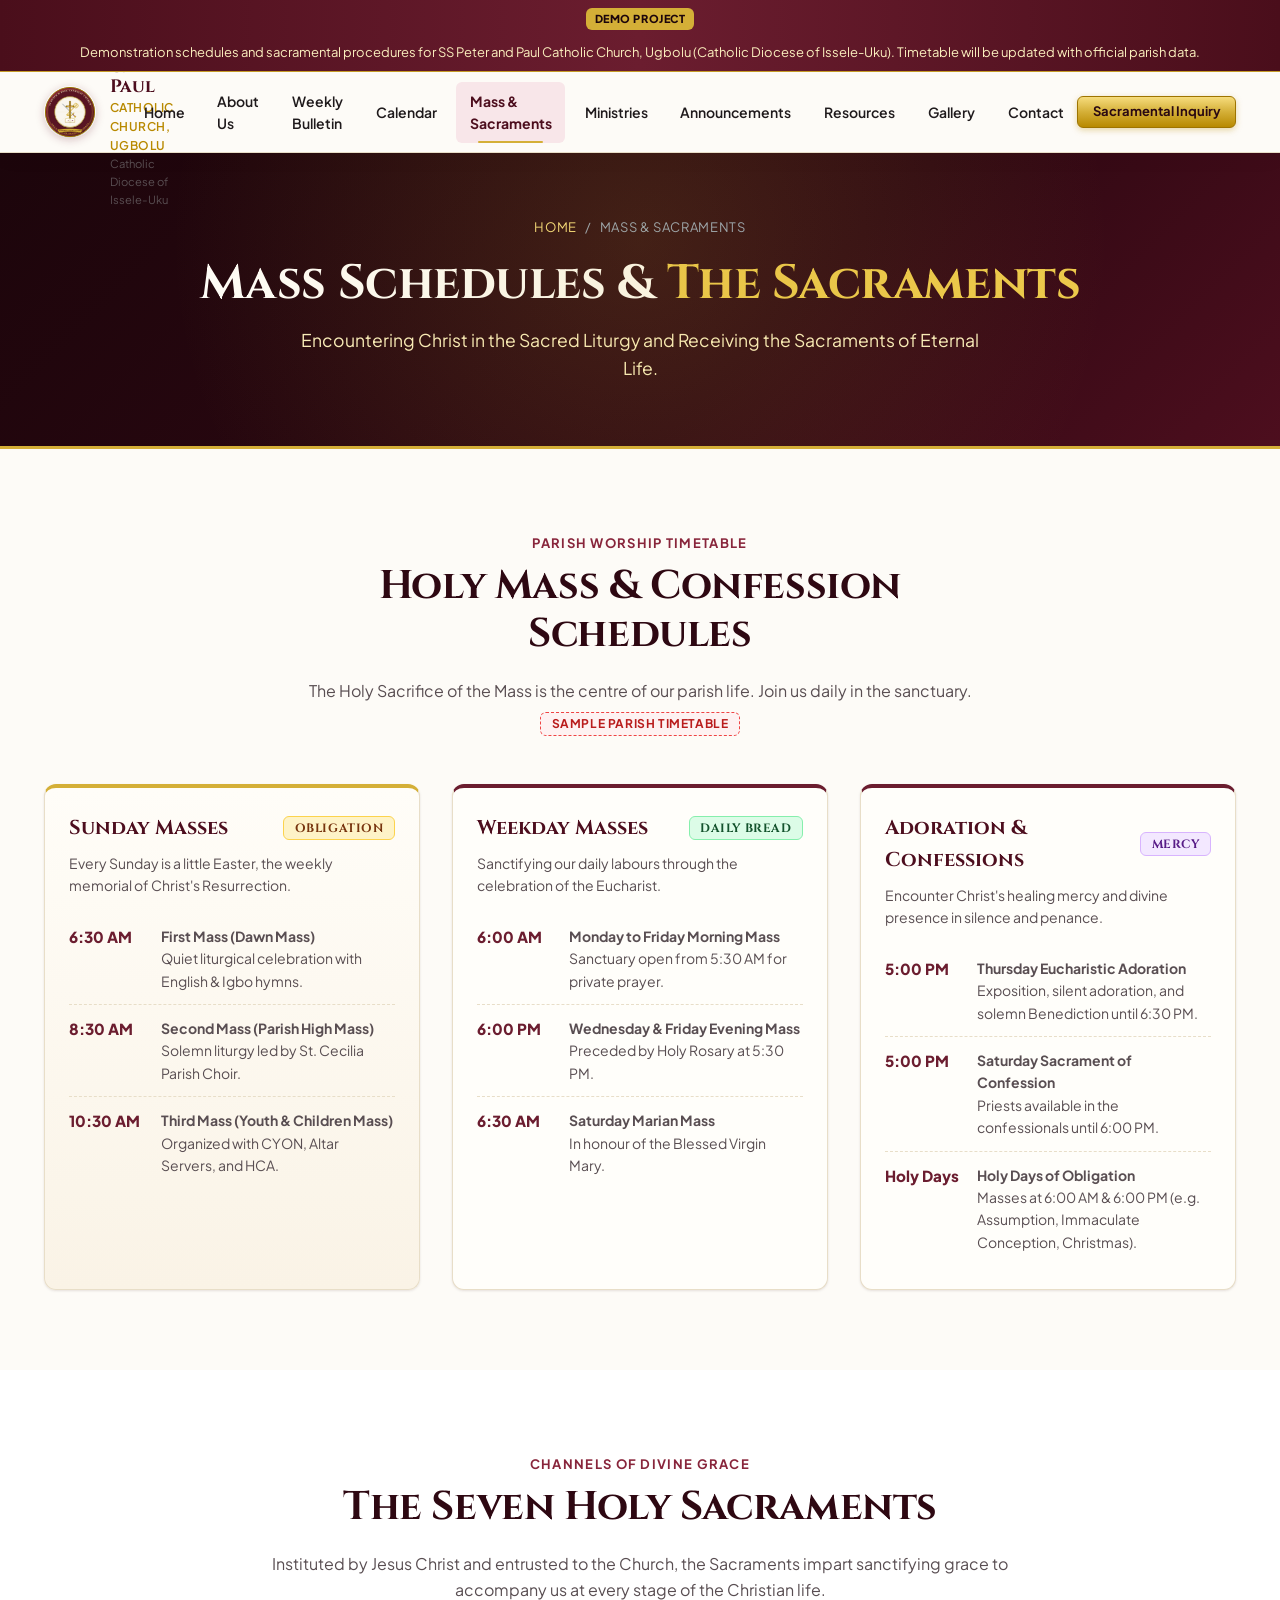
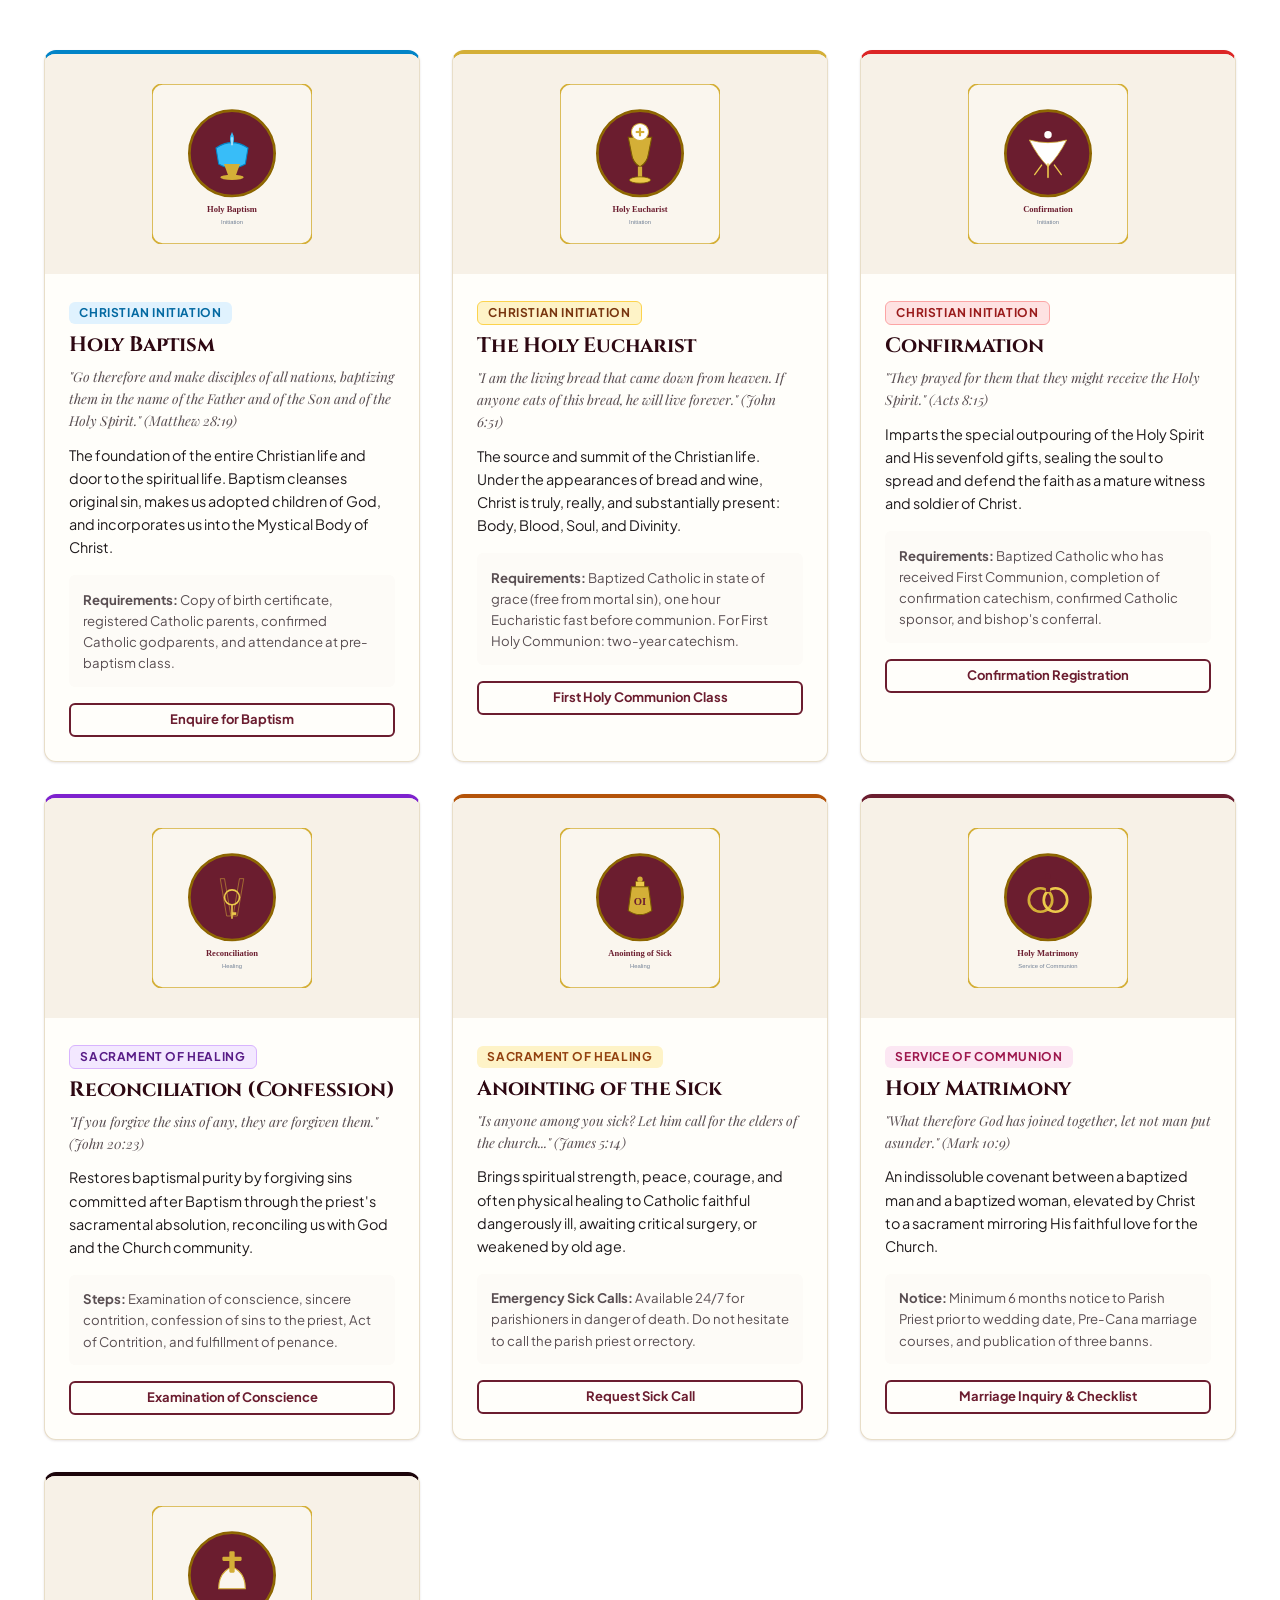
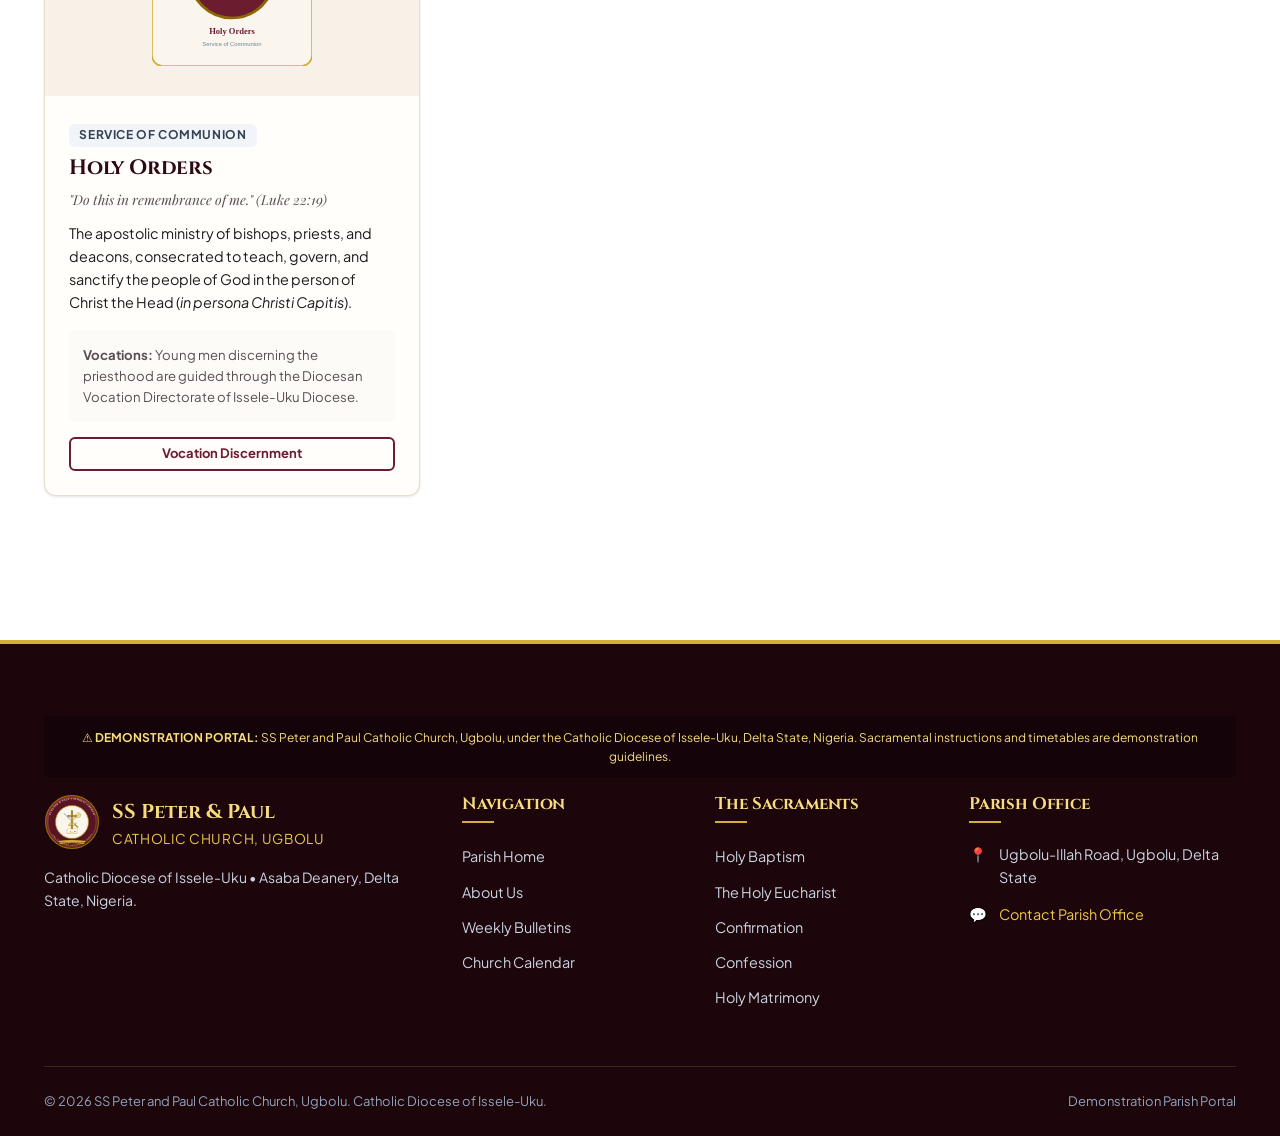
<file: masses-sacraments.html>
<!DOCTYPE html>
<html lang="en">
<head>
  <meta charset="UTF-8">
  <meta name="viewport" content="width=device-width, initial-scale=1.0">
  <title>Mass Schedules & The Seven Sacraments | SS Peter and Paul Catholic Church, Ugbolu</title>
  <meta name="description" content="Mass timetable, confession schedule, Eucharistic adoration, and the Seven Sacraments of the Catholic Church at SS Peter and Paul Catholic Church, Ugbolu (Diocese of Issele-Uku).">
  <link rel="icon" type="image/svg+xml" href="favicon.svg">
  
  <link rel="stylesheet" href="css/style.css">
  <link rel="stylesheet" href="css/components.css">
  <link rel="stylesheet" href="css/pages.css">
  <link rel="stylesheet" href="css/print.css" media="print">
</head>
<body>

  <!-- Demo Banner -->
  <aside class="demo-banner" role="complementary">
    <div class="container demo-banner-content">
      <span class="demo-tag">DEMO PROJECT</span>
      <span>Demonstration schedules and sacramental procedures for SS Peter and Paul Catholic Church, Ugbolu (Catholic Diocese of Issele-Uku). Timetable will be updated with official parish data.</span>
    </div>
  </aside>

  <!-- Site Header -->
  <header class="site-header">
    <div class="container header-container">
      <a href="index.html" class="brand">
        <img src="assets/images/church-crest.svg" alt="Church Crest" class="brand-crest" width="52" height="52">
        <div class="brand-text">
          <span class="brand-title">SS Peter &amp; Paul</span>
          <span class="brand-subtitle">Catholic Church, Ugbolu</span>
          <span class="brand-location">Catholic Diocese of Issele-Uku</span>
        </div>
      </a>

      <nav class="main-nav" aria-label="Main Navigation">
        <ul class="nav-list">
          <li><a href="index.html" class="nav-link">Home</a></li>
          <li><a href="about.html" class="nav-link">About Us</a></li>
          <li><a href="bulletin.html" class="nav-link">Weekly Bulletin</a></li>
          <li><a href="calendar.html" class="nav-link">Calendar</a></li>
          <li><a href="masses-sacraments.html" class="nav-link active">Mass &amp; Sacraments</a></li>
          <li><a href="ministries.html" class="nav-link">Ministries</a></li>
          <li><a href="announcements.html" class="nav-link">Announcements</a></li>
          <li><a href="resources.html" class="nav-link">Resources</a></li>
          <li><a href="gallery.html" class="nav-link">Gallery</a></li>
          <li><a href="contact.html" class="nav-link">Contact</a></li>
        </ul>
      </nav>

      <div class="header-cta-group">
        <a href="contact.html" class="btn btn-sm btn-gold">Sacramental Inquiry</a>
        <button class="menu-toggle" type="button" aria-label="Toggle navigation menu" aria-expanded="false">
          <span></span><span></span><span></span>
        </button>
      </div>
    </div>
  </header>

  <!-- Mobile Drawer -->
  <div class="mobile-drawer" role="dialog" aria-modal="true">
    <div class="drawer-backdrop"></div>
    <div class="drawer-panel">
      <div class="drawer-header">
        <div style="display:flex; align-items:center; gap:0.5rem;">
          <img src="assets/images/church-crest.svg" alt="" width="36" height="36">
          <div style="font-family:var(--font-serif); font-weight:700; color:var(--burgundy-900);">SS Peter &amp; Paul</div>
        </div>
        <button class="drawer-close" type="button">&times;</button>
      </div>
      <ul class="drawer-nav-list">
        <li><a href="index.html" class="drawer-nav-link">Home <span>→</span></a></li>
        <li><a href="about.html" class="drawer-nav-link">About Our Parish <span>→</span></a></li>
        <li><a href="bulletin.html" class="drawer-nav-link">Weekly Bulletin <span>→</span></a></li>
        <li><a href="calendar.html" class="drawer-nav-link">Church Calendar <span>→</span></a></li>
        <li><a href="masses-sacraments.html" class="drawer-nav-link active">Mass &amp; Sacraments <span>→</span></a></li>
        <li><a href="ministries.html" class="drawer-nav-link">Parish Ministries <span>→</span></a></li>
        <li><a href="announcements.html" class="drawer-nav-link">Announcements <span>→</span></a></li>
        <li><a href="resources.html" class="drawer-nav-link">Catholic Resources <span>→</span></a></li>
        <li><a href="gallery.html" class="drawer-nav-link">Photo Gallery <span>→</span></a></li>
        <li><a href="contact.html" class="drawer-nav-link">Contact &amp; Visit Us <span>→</span></a></li>
      </ul>
    </div>
  </div>

  <main id="main-content">
    <!-- Page Hero Banner -->
    <section class="page-hero">
      <div class="container">
        <nav class="breadcrumb" aria-label="Breadcrumb">
          <a href="index.html">Home</a>
          <span>/</span>
          <span aria-current="page">Mass &amp; Sacraments</span>
        </nav>
        <h1 class="page-hero-title">Mass Schedules &amp; <span>The Sacraments</span></h1>
        <p class="page-hero-desc">
          Encountering Christ in the Sacred Liturgy and Receiving the Sacraments of Eternal Life.
        </p>
      </div>
    </section>

    <!-- SECTION 1: LITURGICAL TIMETABLES -->
    <section style="padding: 5rem 0; background-color: var(--cream-100);" id="mass-schedules">
      <div class="container">
        <div style="text-align:center; max-width:750px; margin-inline:auto; margin-bottom:3rem;">
          <span class="section-label">Parish Worship Timetable</span>
          <h2 class="section-title">Holy Mass &amp; Confession Schedules</h2>
          <p style="color:var(--text-muted);">
            The Holy Sacrifice of the Mass is the centre of our parish life. Join us daily in the sanctuary.
          </p>
          <div class="badge badge-demo" style="margin-top:0.5rem;">Sample Parish Timetable</div>
        </div>

        <div style="display:grid; grid-template-columns: repeat(auto-fit, minmax(320px, 1fr)); gap: 2rem;">
          <!-- Sunday Masses -->
          <div class="card mass-card highlight">
            <div class="card-body">
              <div class="mass-day">
                <span>Sunday Masses</span>
                <span class="badge badge-gold">Obligation</span>
              </div>
              <p style="font-size:0.875rem; color:var(--text-muted); margin-bottom:1rem;">
                Every Sunday is a little Easter, the weekly memorial of Christ's Resurrection.
              </p>
              <div class="mass-item">
                <div class="mass-time">6:30 AM</div>
                <div class="mass-desc"><strong>First Mass (Dawn Mass)</strong><br>Quiet liturgical celebration with English &amp; Igbo hymns.</div>
              </div>
              <div class="mass-item">
                <div class="mass-time">8:30 AM</div>
                <div class="mass-desc"><strong>Second Mass (Parish High Mass)</strong><br>Solemn liturgy led by St. Cecilia Parish Choir.</div>
              </div>
              <div class="mass-item">
                <div class="mass-time">10:30 AM</div>
                <div class="mass-desc"><strong>Third Mass (Youth &amp; Children Mass)</strong><br>Organized with CYON, Altar Servers, and HCA.</div>
              </div>
            </div>
          </div>

          <!-- Weekday Masses -->
          <div class="card mass-card">
            <div class="card-body">
              <div class="mass-day">
                <span>Weekday Masses</span>
                <span class="badge badge-green">Daily Bread</span>
              </div>
              <p style="font-size:0.875rem; color:var(--text-muted); margin-bottom:1rem;">
                Sanctifying our daily labours through the celebration of the Eucharist.
              </p>
              <div class="mass-item">
                <div class="mass-time">6:00 AM</div>
                <div class="mass-desc"><strong>Monday to Friday Morning Mass</strong><br>Sanctuary open from 5:30 AM for private prayer.</div>
              </div>
              <div class="mass-item">
                <div class="mass-time">6:00 PM</div>
                <div class="mass-desc"><strong>Wednesday &amp; Friday Evening Mass</strong><br>Preceded by Holy Rosary at 5:30 PM.</div>
              </div>
              <div class="mass-item">
                <div class="mass-time">6:30 AM</div>
                <div class="mass-desc"><strong>Saturday Marian Mass</strong><br>In honour of the Blessed Virgin Mary.</div>
              </div>
            </div>
          </div>

          <!-- Holy Days, Adoration & Confession -->
          <div class="card mass-card">
            <div class="card-body">
              <div class="mass-day">
                <span>Adoration &amp; Confessions</span>
                <span class="badge badge-purple">Mercy</span>
              </div>
              <p style="font-size:0.875rem; color:var(--text-muted); margin-bottom:1rem;">
                Encounter Christ's healing mercy and divine presence in silence and penance.
              </p>
              <div class="mass-item">
                <div class="mass-time">5:00 PM</div>
                <div class="mass-desc"><strong>Thursday Eucharistic Adoration</strong><br>Exposition, silent adoration, and solemn Benediction until 6:30 PM.</div>
              </div>
              <div class="mass-item">
                <div class="mass-time">5:00 PM</div>
                <div class="mass-desc"><strong>Saturday Sacrament of Confession</strong><br>Priests available in the confessionals until 6:00 PM.</div>
              </div>
              <div class="mass-item">
                <div class="mass-time">Holy Days</div>
                <div class="mass-desc"><strong>Holy Days of Obligation</strong><br>Masses at 6:00 AM &amp; 6:00 PM (e.g. Assumption, Immaculate Conception, Christmas).</div>
              </div>
            </div>
          </div>
        </div>
      </div>
    </section>

    <!-- SECTION 2: THE SEVEN SACRAMENTS -->
    <section style="padding: 5rem 0; background-color: #FFFFFF;" id="seven-sacraments">
      <div class="container">
        <div style="text-align:center; max-width:750px; margin-inline:auto; margin-bottom:3rem;">
          <span class="section-label">Channels of Divine Grace</span>
          <h2 class="section-title">The Seven Holy Sacraments</h2>
          <p style="color:var(--text-muted);">
            Instituted by Jesus Christ and entrusted to the Church, the Sacraments impart sanctifying grace to accompany us at every stage of the Christian life.
          </p>
        </div>

        <div class="sacraments-grid">
          <!-- 1. Baptism -->
          <article class="card" id="baptism" style="border-top:4px solid #0284C7;">
            <div class="sacrament-card-img">
              <img src="assets/images/sacrament-baptism.svg" alt="Sacrament of Baptism" width="160" height="160">
            </div>
            <div class="card-body">
              <span class="badge" style="background:#E0F2FE; color:#0369A1; margin-bottom:0.5rem;">Christian Initiation</span>
              <h3 style="font-size:1.3rem; color:var(--burgundy-900); margin-bottom:0.5rem;">Holy Baptism</h3>
              <blockquote style="font-family:var(--font-quote); font-style:italic; font-size:0.85rem; color:var(--text-muted); margin-bottom:0.75rem;">
                "Go therefore and make disciples of all nations, baptizing them in the name of the Father and of the Son and of the Holy Spirit." (Matthew 28:19)
              </blockquote>
              <p style="font-size:0.9rem; color:var(--text-main); line-height:1.6; margin-bottom:1rem;">
                The foundation of the entire Christian life and door to the spiritual life. Baptism cleanses original sin, makes us adopted children of God, and incorporates us into the Mystical Body of Christ.
              </p>
              <div style="background:var(--cream-100); padding:0.85rem; border-radius:var(--radius-sm); font-size:0.825rem; color:var(--text-muted); margin-bottom:1rem;">
                <strong>Requirements:</strong> Copy of birth certificate, registered Catholic parents, confirmed Catholic godparents, and attendance at pre-baptism class.
              </div>
              <button class="btn btn-sm btn-outline-burgundy btn-block" onclick="openSacramentInquiry('Holy Baptism')">
                Enquire for Baptism
              </button>
            </div>
          </article>

          <!-- 2. Holy Eucharist -->
          <article class="card" id="eucharist" style="border-top:4px solid var(--gold-500);">
            <div class="sacrament-card-img">
              <img src="assets/images/sacrament-eucharist.svg" alt="The Holy Eucharist" width="160" height="160">
            </div>
            <div class="card-body">
              <span class="badge badge-gold" style="margin-bottom:0.5rem;">Christian Initiation</span>
              <h3 style="font-size:1.3rem; color:var(--burgundy-900); margin-bottom:0.5rem;">The Holy Eucharist</h3>
              <blockquote style="font-family:var(--font-quote); font-style:italic; font-size:0.85rem; color:var(--text-muted); margin-bottom:0.75rem;">
                "I am the living bread that came down from heaven. If anyone eats of this bread, he will live forever." (John 6:51)
              </blockquote>
              <p style="font-size:0.9rem; color:var(--text-main); line-height:1.6; margin-bottom:1rem;">
                The source and summit of the Christian life. Under the appearances of bread and wine, Christ is truly, really, and substantially present: Body, Blood, Soul, and Divinity.
              </p>
              <div style="background:var(--cream-100); padding:0.85rem; border-radius:var(--radius-sm); font-size:0.825rem; color:var(--text-muted); margin-bottom:1rem;">
                <strong>Requirements:</strong> Baptized Catholic in state of grace (free from mortal sin), one hour Eucharistic fast before communion. For First Holy Communion: two-year catechism.
              </div>
              <button class="btn btn-sm btn-outline-burgundy btn-block" onclick="openSacramentInquiry('First Holy Communion')">
                First Holy Communion Class
              </button>
            </div>
          </article>

          <!-- 3. Confirmation -->
          <article class="card" id="confirmation" style="border-top:4px solid #DC2626;">
            <div class="sacrament-card-img">
              <img src="assets/images/sacrament-confirmation.svg" alt="Sacrament of Confirmation" width="160" height="160">
            </div>
            <div class="card-body">
              <span class="badge badge-red" style="margin-bottom:0.5rem;">Christian Initiation</span>
              <h3 style="font-size:1.3rem; color:var(--burgundy-900); margin-bottom:0.5rem;">Confirmation</h3>
              <blockquote style="font-family:var(--font-quote); font-style:italic; font-size:0.85rem; color:var(--text-muted); margin-bottom:0.75rem;">
                "They prayed for them that they might receive the Holy Spirit." (Acts 8:15)
              </blockquote>
              <p style="font-size:0.9rem; color:var(--text-main); line-height:1.6; margin-bottom:1rem;">
                Imparts the special outpouring of the Holy Spirit and His sevenfold gifts, sealing the soul to spread and defend the faith as a mature witness and soldier of Christ.
              </p>
              <div style="background:var(--cream-100); padding:0.85rem; border-radius:var(--radius-sm); font-size:0.825rem; color:var(--text-muted); margin-bottom:1rem;">
                <strong>Requirements:</strong> Baptized Catholic who has received First Communion, completion of confirmation catechism, confirmed Catholic sponsor, and bishop's conferral.
              </div>
              <button class="btn btn-sm btn-outline-burgundy btn-block" onclick="openSacramentInquiry('Confirmation')">
                Confirmation Registration
              </button>
            </div>
          </article>

          <!-- 4. Reconciliation -->
          <article class="card" id="reconciliation" style="border-top:4px solid #7E22CE;">
            <div class="sacrament-card-img">
              <img src="assets/images/sacrament-reconciliation.svg" alt="Sacrament of Reconciliation" width="160" height="160">
            </div>
            <div class="card-body">
              <span class="badge badge-purple" style="margin-bottom:0.5rem;">Sacrament of Healing</span>
              <h3 style="font-size:1.3rem; color:var(--burgundy-900); margin-bottom:0.5rem;">Reconciliation (Confession)</h3>
              <blockquote style="font-family:var(--font-quote); font-style:italic; font-size:0.85rem; color:var(--text-muted); margin-bottom:0.75rem;">
                "If you forgive the sins of any, they are forgiven them." (John 20:23)
              </blockquote>
              <p style="font-size:0.9rem; color:var(--text-main); line-height:1.6; margin-bottom:1rem;">
                Restores baptismal purity by forgiving sins committed after Baptism through the priest's sacramental absolution, reconciling us with God and the Church community.
              </p>
              <div style="background:var(--cream-100); padding:0.85rem; border-radius:var(--radius-sm); font-size:0.825rem; color:var(--text-muted); margin-bottom:1rem;">
                <strong>Steps:</strong> Examination of conscience, sincere contrition, confession of sins to the priest, Act of Contrition, and fulfillment of penance.
              </div>
              <a href="resources.html#prayers" class="btn btn-sm btn-outline-burgundy btn-block">
                Examination of Conscience
              </a>
            </div>
          </article>

          <!-- 5. Anointing of the Sick -->
          <article class="card" id="anointing" style="border-top:4px solid #B45309;">
            <div class="sacrament-card-img">
              <img src="assets/images/sacrament-anointing.svg" alt="Anointing of the Sick" width="160" height="160">
            </div>
            <div class="card-body">
              <span class="badge" style="background:#FEF3C7; color:#92400E; margin-bottom:0.5rem;">Sacrament of Healing</span>
              <h3 style="font-size:1.3rem; color:var(--burgundy-900); margin-bottom:0.5rem;">Anointing of the Sick</h3>
              <blockquote style="font-family:var(--font-quote); font-style:italic; font-size:0.85rem; color:var(--text-muted); margin-bottom:0.75rem;">
                "Is anyone among you sick? Let him call for the elders of the church..." (James 5:14)
              </blockquote>
              <p style="font-size:0.9rem; color:var(--text-main); line-height:1.6; margin-bottom:1rem;">
                Brings spiritual strength, peace, courage, and often physical healing to Catholic faithful dangerously ill, awaiting critical surgery, or weakened by old age.
              </p>
              <div style="background:var(--cream-100); padding:0.85rem; border-radius:var(--radius-sm); font-size:0.825rem; color:var(--text-muted); margin-bottom:1rem;">
                <strong>Emergency Sick Calls:</strong> Available 24/7 for parishioners in danger of death. Do not hesitate to call the parish priest or rectory.
              </div>
              <button class="btn btn-sm btn-outline-burgundy btn-block" onclick="openSacramentInquiry('Sick Call / Anointing')">
                Request Sick Call
              </button>
            </div>
          </article>

          <!-- 6. Holy Matrimony -->
          <article class="card" id="matrimony" style="border-top:4px solid var(--burgundy-700);">
            <div class="sacrament-card-img">
              <img src="assets/images/sacrament-matrimony.svg" alt="Sacrament of Holy Matrimony" width="160" height="160">
            </div>
            <div class="card-body">
              <span class="badge" style="background:#FCE7F3; color:#9D174D; margin-bottom:0.5rem;">Service of Communion</span>
              <h3 style="font-size:1.3rem; color:var(--burgundy-900); margin-bottom:0.5rem;">Holy Matrimony</h3>
              <blockquote style="font-family:var(--font-quote); font-style:italic; font-size:0.85rem; color:var(--text-muted); margin-bottom:0.75rem;">
                "What therefore God has joined together, let not man put asunder." (Mark 10:9)
              </blockquote>
              <p style="font-size:0.9rem; color:var(--text-main); line-height:1.6; margin-bottom:1rem;">
                An indissoluble covenant between a baptized man and a baptized woman, elevated by Christ to a sacrament mirroring His faithful love for the Church.
              </p>
              <div style="background:var(--cream-100); padding:0.85rem; border-radius:var(--radius-sm); font-size:0.825rem; color:var(--text-muted); margin-bottom:1rem;">
                <strong>Notice:</strong> Minimum 6 months notice to Parish Priest prior to wedding date, Pre-Cana marriage courses, and publication of three banns.
              </div>
              <button class="btn btn-sm btn-outline-burgundy btn-block" onclick="openSacramentInquiry('Holy Matrimony')">
                Marriage Inquiry &amp; Checklist
              </button>
            </div>
          </article>

          <!-- 7. Holy Orders -->
          <article class="card" id="holy-orders" style="border-top:4px solid var(--burgundy-950);">
            <div class="sacrament-card-img">
              <img src="assets/images/sacrament-holy-orders.svg" alt="Sacrament of Holy Orders" width="160" height="160">
            </div>
            <div class="card-body">
              <span class="badge" style="background:#F1F5F9; color:#334155; margin-bottom:0.5rem;">Service of Communion</span>
              <h3 style="font-size:1.3rem; color:var(--burgundy-900); margin-bottom:0.5rem;">Holy Orders</h3>
              <blockquote style="font-family:var(--font-quote); font-style:italic; font-size:0.85rem; color:var(--text-muted); margin-bottom:0.75rem;">
                "Do this in remembrance of me." (Luke 22:19)
              </blockquote>
              <p style="font-size:0.9rem; color:var(--text-main); line-height:1.6; margin-bottom:1rem;">
                The apostolic ministry of bishops, priests, and deacons, consecrated to teach, govern, and sanctify the people of God in the person of Christ the Head (<em>in persona Christi Capitis</em>).
              </p>
              <div style="background:var(--cream-100); padding:0.85rem; border-radius:var(--radius-sm); font-size:0.825rem; color:var(--text-muted); margin-bottom:1rem;">
                <strong>Vocations:</strong> Young men discerning the priesthood are guided through the Diocesan Vocation Directorate of Issele-Uku Diocese.
              </div>
              <button class="btn btn-sm btn-outline-burgundy btn-block" onclick="openSacramentInquiry('Priesthood Vocation')">
                Vocation Discernment
              </button>
            </div>
          </article>
        </div>
      </div>
    </section>
  </main>

  <!-- Sacrament Inquiry Dialog Modal -->
  <dialog id="sacramentInquiryModal" closedby="any" aria-labelledby="sacramentModalTitle">
    <div class="modal-header">
      <h3 id="sacramentModalTitle" class="modal-title">Sacramental Inquiry</h3>
      <button class="modal-close-btn" type="button" onclick="document.getElementById('sacramentInquiryModal').close()">&times;</button>
    </div>
    <div class="modal-body">
      <p style="font-size:0.9rem; color:var(--text-muted); margin-bottom:1.5rem;">
        Complete this form to request registration forms, class schedules, or guidance from the Parish Secretariat of SS Peter and Paul, Ugbolu.
      </p>
      <form id="sacramentModalForm" onsubmit="handleSacramentModalSubmit(event)">
        <div class="form-group">
          <label class="form-label" for="sacramentTypeSelect">Sacrament / Celebration <span class="required">*</span></label>
          <input type="text" id="sacramentTypeSelect" class="form-control" readonly>
        </div>
        <div class="form-group">
          <label class="form-label" for="sacApplicantName">Full Name <span class="required">*</span></label>
          <input type="text" id="sacApplicantName" class="form-control" required placeholder="e.g. John Okeke">
        </div>
        <div class="form-group">
          <label class="form-label" for="sacApplicantPhone">Phone Number (WhatsApp preferred) <span class="required">*</span></label>
          <input type="tel" id="sacApplicantPhone" class="form-control" required placeholder="e.g. 0803 000 0000">
        </div>
        <div class="form-group">
          <label class="form-label" for="sacApplicantEmail">Email Address</label>
          <input type="email" id="sacApplicantEmail" class="form-control" placeholder="name@example.com">
        </div>
        <div class="form-group">
          <label class="form-label" for="sacApplicantNotes">Questions / Intended Date / Specific Needs</label>
          <textarea id="sacApplicantNotes" class="form-control" rows="3" placeholder="Provide any details or relevant questions..."></textarea>
        </div>
        <div class="modal-footer" style="padding-inline:0; padding-bottom:0;">
          <button type="button" class="btn btn-outline-burgundy" onclick="document.getElementById('sacramentInquiryModal').close()">Cancel</button>
          <button type="submit" class="btn btn-gold">Submit Sacramental Inquiry</button>
        </div>
      </form>
    </div>
  </dialog>

  <!-- Site Footer -->
  <footer class="site-footer">
    <div class="container">
      <div class="footer-disclaimer">
        ⚠️ <strong>DEMONSTRATION PORTAL:</strong> SS Peter and Paul Catholic Church, Ugbolu, under the Catholic Diocese of Issele-Uku, Delta State, Nigeria. Sacramental instructions and timetables are demonstration guidelines.
      </div>

      <div class="footer-top">
        <div class="footer-brand">
          <div style="display:flex; align-items:center; gap:0.75rem;">
            <img src="assets/images/church-crest.svg" alt="SS Peter and Paul Crest" width="56" height="56">
            <div>
              <div class="footer-brand-title">SS Peter &amp; Paul</div>
              <div class="footer-brand-sub">Catholic Church, Ugbolu</div>
            </div>
          </div>
          <p style="font-size:0.875rem; color:#CBD5E1;">
            Catholic Diocese of Issele-Uku • Asaba Deanery, Delta State, Nigeria.
          </p>
        </div>

        <div>
          <h4 class="footer-col-title">Navigation</h4>
          <ul class="footer-links">
            <li><a href="index.html">Parish Home</a></li>
            <li><a href="about.html">About Us</a></li>
            <li><a href="bulletin.html">Weekly Bulletins</a></li>
            <li><a href="calendar.html">Church Calendar</a></li>
          </ul>
        </div>

        <div>
          <h4 class="footer-col-title">The Sacraments</h4>
          <ul class="footer-links">
            <li><a href="#baptism">Holy Baptism</a></li>
            <li><a href="#eucharist">The Holy Eucharist</a></li>
            <li><a href="#confirmation">Confirmation</a></li>
            <li><a href="#reconciliation">Confession</a></li>
            <li><a href="#matrimony">Holy Matrimony</a></li>
          </ul>
        </div>

        <div>
          <h4 class="footer-col-title">Parish Office</h4>
          <div class="footer-contact-item">
            <span>📍</span>
            <span>Ugbolu-Illah Road, Ugbolu, Delta State</span>
          </div>
          <div class="footer-contact-item">
            <span>💬</span>
            <span><a href="contact.html" style="color:var(--gold-400);">Contact Parish Office</a></span>
          </div>
        </div>
      </div>

      <div class="footer-bottom">
        <div>&copy; 2026 SS Peter and Paul Catholic Church, Ugbolu. Catholic Diocese of Issele-Uku.</div>
        <div>Demonstration Parish Portal</div>
      </div>
    </div>
  </footer>

  <button class="back-to-top" type="button" aria-label="Back to top">↑</button>

  <script src="js/app.js"></script>
  <script>
    function openSacramentInquiry(sacramentName) {
      const modal = document.getElementById('sacramentInquiryModal');
      const input = document.getElementById('sacramentTypeSelect');
      if (input) input.value = sacramentName;
      if (modal) modal.showModal();
    }

    function handleSacramentModalSubmit(e) {
      e.preventDefault();
      const sacName = document.getElementById('sacramentTypeSelect').value;
      const applicantName = document.getElementById('sacApplicantName').value;
      const modal = document.getElementById('sacramentInquiryModal');
      if (modal) modal.close();

      if (window.showToast) {
        window.showToast(`Inquiry for ${sacName} submitted for ${applicantName}!`, 'success');
      }
    }
  </script>
</body>
</html>
</file>
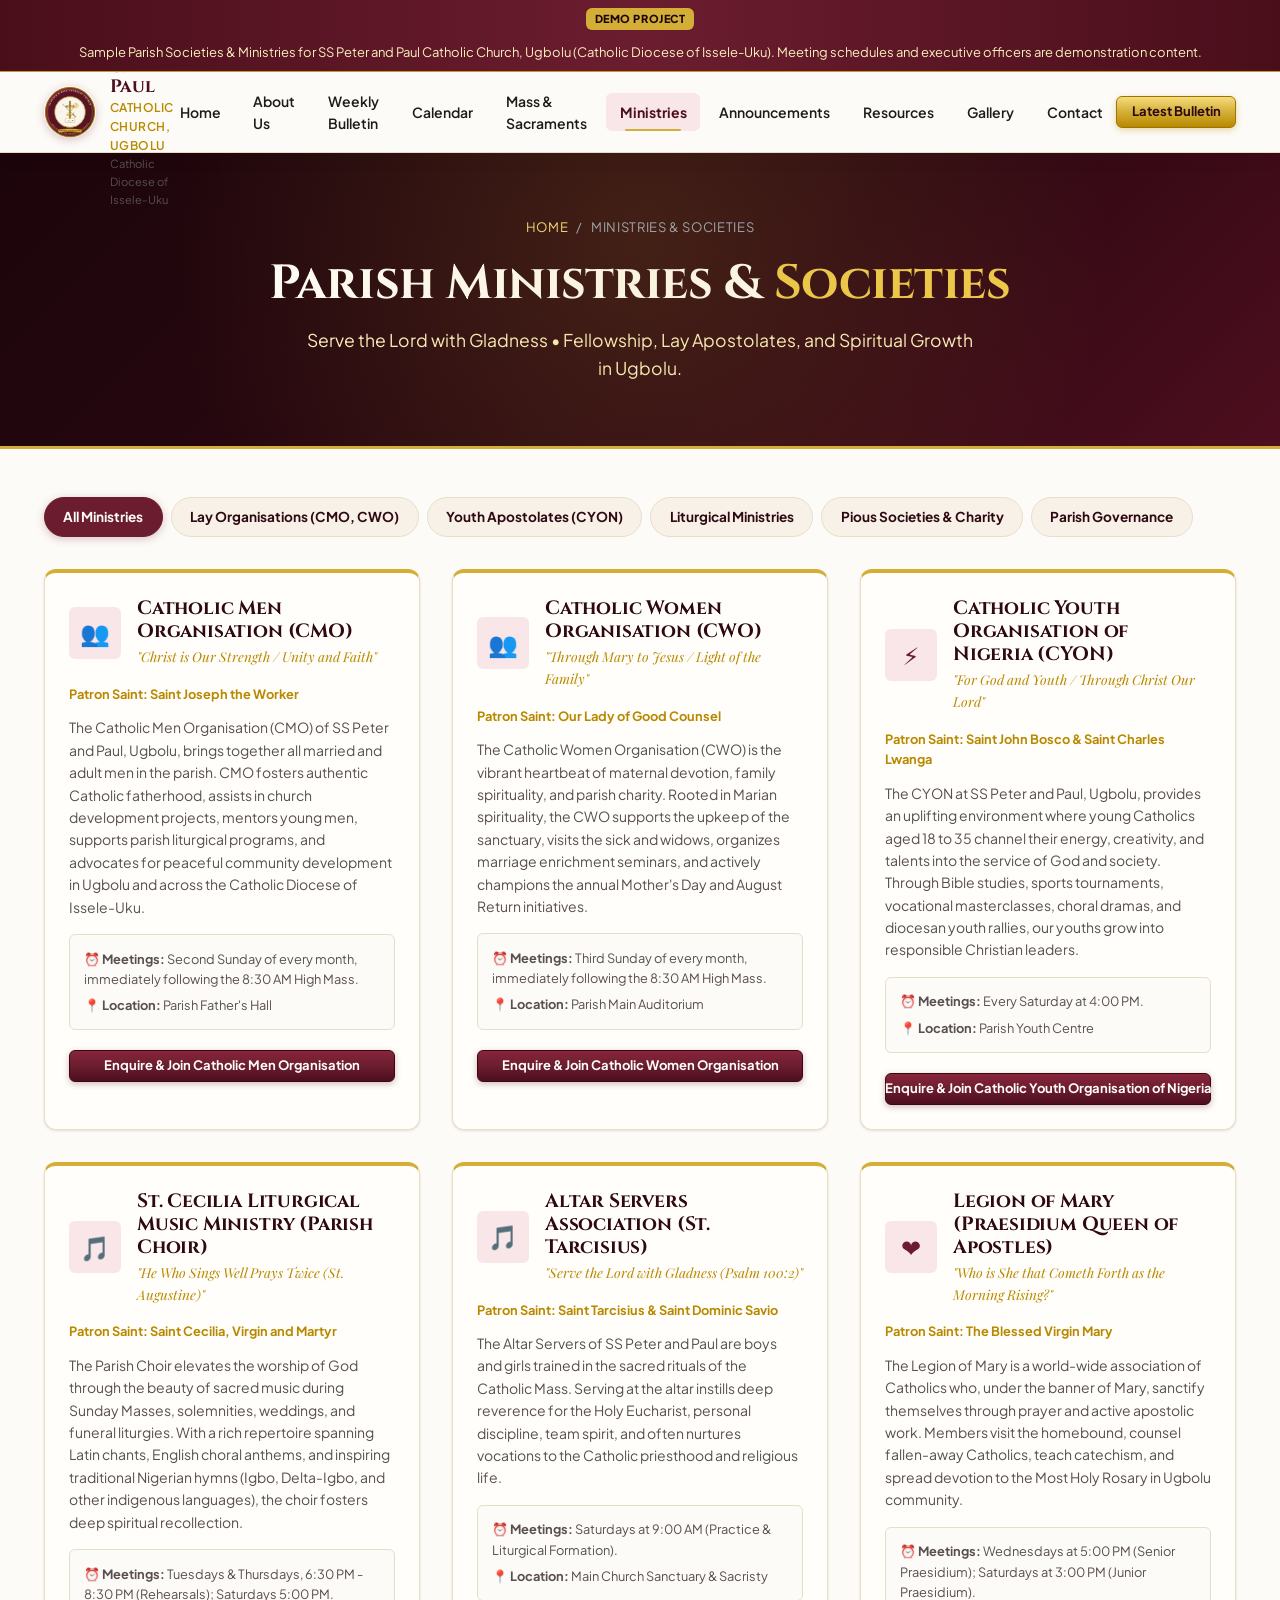
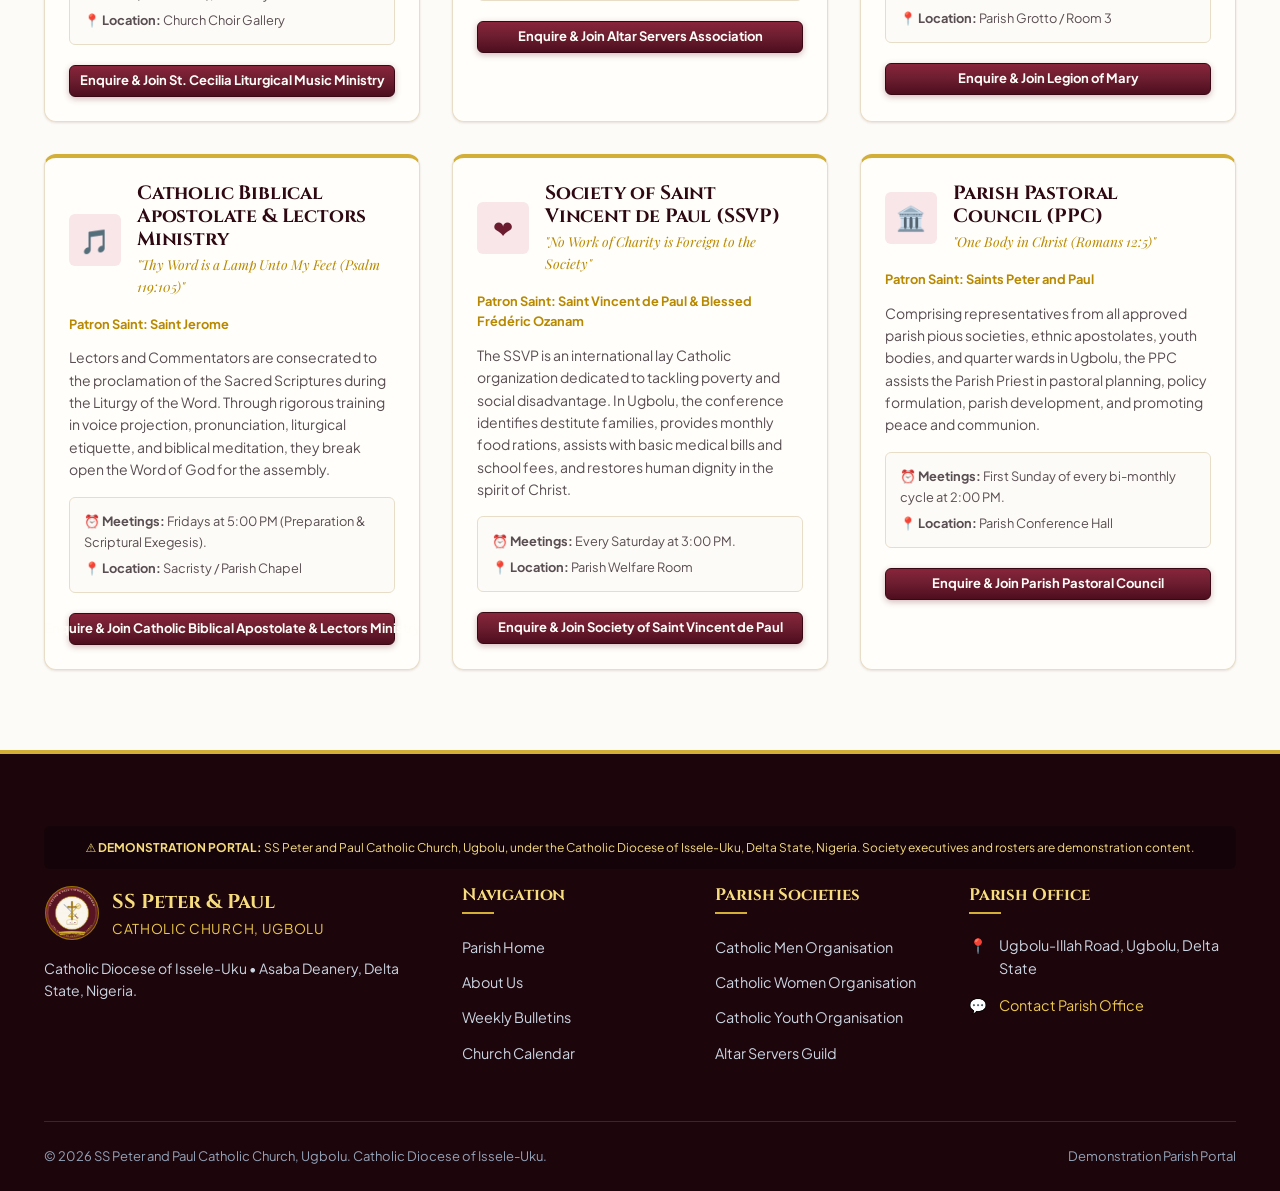
<file: ministries.html>
<!DOCTYPE html>
<html lang="en">
<head>
  <meta charset="UTF-8">
  <meta name="viewport" content="width=device-width, initial-scale=1.0">
  <title>Parish Ministries & Societies | SS Peter and Paul Catholic Church, Ugbolu</title>
  <meta name="description" content="Catholic parish societies, pious associations, and apostolates at SS Peter and Paul Catholic Church, Ugbolu (CMO, CWO, CYON, Altar Servers, Choir, Legion of Mary).">
  <link rel="icon" type="image/svg+xml" href="favicon.svg">
  
  <link rel="stylesheet" href="css/style.css">
  <link rel="stylesheet" href="css/components.css">
  <link rel="stylesheet" href="css/pages.css">
  <link rel="stylesheet" href="css/print.css" media="print">
</head>
<body>

  <!-- Demo Banner -->
  <aside class="demo-banner" role="complementary">
    <div class="container demo-banner-content">
      <span class="demo-tag">DEMO PROJECT</span>
      <span>Sample Parish Societies &amp; Ministries for SS Peter and Paul Catholic Church, Ugbolu (Catholic Diocese of Issele-Uku). Meeting schedules and executive officers are demonstration content.</span>
    </div>
  </aside>

  <!-- Site Header -->
  <header class="site-header">
    <div class="container header-container">
      <a href="index.html" class="brand">
        <img src="assets/images/church-crest.svg" alt="Church Crest" class="brand-crest" width="52" height="52">
        <div class="brand-text">
          <span class="brand-title">SS Peter &amp; Paul</span>
          <span class="brand-subtitle">Catholic Church, Ugbolu</span>
          <span class="brand-location">Catholic Diocese of Issele-Uku</span>
        </div>
      </a>

      <nav class="main-nav" aria-label="Main Navigation">
        <ul class="nav-list">
          <li><a href="index.html" class="nav-link">Home</a></li>
          <li><a href="about.html" class="nav-link">About Us</a></li>
          <li><a href="bulletin.html" class="nav-link">Weekly Bulletin</a></li>
          <li><a href="calendar.html" class="nav-link">Calendar</a></li>
          <li><a href="masses-sacraments.html" class="nav-link">Mass &amp; Sacraments</a></li>
          <li><a href="ministries.html" class="nav-link active">Ministries</a></li>
          <li><a href="announcements.html" class="nav-link">Announcements</a></li>
          <li><a href="resources.html" class="nav-link">Resources</a></li>
          <li><a href="gallery.html" class="nav-link">Gallery</a></li>
          <li><a href="contact.html" class="nav-link">Contact</a></li>
        </ul>
      </nav>

      <div class="header-cta-group">
        <a href="bulletin.html" class="btn btn-sm btn-gold">Latest Bulletin</a>
        <button class="menu-toggle" type="button" aria-label="Toggle navigation menu" aria-expanded="false">
          <span></span><span></span><span></span>
        </button>
      </div>
    </div>
  </header>

  <!-- Mobile Drawer -->
  <div class="mobile-drawer" role="dialog" aria-modal="true">
    <div class="drawer-backdrop"></div>
    <div class="drawer-panel">
      <div class="drawer-header">
        <div style="display:flex; align-items:center; gap:0.5rem;">
          <img src="assets/images/church-crest.svg" alt="" width="36" height="36">
          <div style="font-family:var(--font-serif); font-weight:700; color:var(--burgundy-900);">SS Peter &amp; Paul</div>
        </div>
        <button class="drawer-close" type="button">&times;</button>
      </div>
      <ul class="drawer-nav-list">
        <li><a href="index.html" class="drawer-nav-link">Home <span>→</span></a></li>
        <li><a href="about.html" class="drawer-nav-link">About Our Parish <span>→</span></a></li>
        <li><a href="bulletin.html" class="drawer-nav-link">Weekly Bulletin <span>→</span></a></li>
        <li><a href="calendar.html" class="drawer-nav-link">Church Calendar <span>→</span></a></li>
        <li><a href="masses-sacraments.html" class="drawer-nav-link">Mass &amp; Sacraments <span>→</span></a></li>
        <li><a href="ministries.html" class="drawer-nav-link active">Parish Ministries <span>→</span></a></li>
        <li><a href="announcements.html" class="drawer-nav-link">Announcements <span>→</span></a></li>
        <li><a href="resources.html" class="drawer-nav-link">Catholic Resources <span>→</span></a></li>
        <li><a href="gallery.html" class="drawer-nav-link">Photo Gallery <span>→</span></a></li>
        <li><a href="contact.html" class="drawer-nav-link">Contact &amp; Visit Us <span>→</span></a></li>
      </ul>
    </div>
  </div>

  <main id="main-content">
    <!-- Page Hero Banner -->
    <section class="page-hero">
      <div class="container">
        <nav class="breadcrumb" aria-label="Breadcrumb">
          <a href="index.html">Home</a>
          <span>/</span>
          <span aria-current="page">Ministries &amp; Societies</span>
        </nav>
        <h1 class="page-hero-title">Parish Ministries &amp; <span>Societies</span></h1>
        <p class="page-hero-desc">
          Serve the Lord with Gladness • Fellowship, Lay Apostolates, and Spiritual Growth in Ugbolu.
        </p>
      </div>
    </section>

    <div class="container" style="padding-top: 3rem; padding-bottom: 5rem;">
      <!-- Category Filter Pills -->
      <div class="filter-bar" id="ministryFilterBar">
        <button class="filter-pill active" data-category="all" type="button">All Ministries</button>
        <button class="filter-pill" data-category="laity" type="button">Lay Organisations (CMO, CWO)</button>
        <button class="filter-pill" data-category="youth" type="button">Youth Apostolates (CYON)</button>
        <button class="filter-pill" data-category="liturgy" type="button">Liturgical Ministries</button>
        <button class="filter-pill" data-category="apostolate" type="button">Pious Societies &amp; Charity</button>
        <button class="filter-pill" data-category="leadership" type="button">Parish Governance</button>
      </div>

      <!-- Ministries Grid Container -->
      <div id="ministriesContainer" style="display:grid; grid-template-columns:repeat(auto-fit, minmax(330px, 1fr)); gap:2rem;">
        <!-- Populated dynamically by JavaScript -->
      </div>
    </div>
  </main>

  <!-- Join Ministry Modal -->
  <dialog id="joinMinistryModal" closedby="any" aria-labelledby="joinModalTitle">
    <div class="modal-header">
      <h3 id="joinModalTitle" class="modal-title">Join a Parish Ministry</h3>
      <button class="modal-close-btn" type="button" onclick="document.getElementById('joinMinistryModal').close()">&times;</button>
    </div>
    <div class="modal-body">
      <p style="font-size:0.9rem; color:var(--text-muted); margin-bottom:1.25rem;">
        Express your interest to join or enquire about meeting dates and active service at SS Peter and Paul, Ugbolu.
      </p>
      <form id="joinMinistryForm" onsubmit="handleJoinSubmit(event)">
        <div class="form-group">
          <label class="form-label" for="selectedMinistryInput">Selected Society / Apostolate</label>
          <input type="text" id="selectedMinistryInput" class="form-control" readonly>
        </div>
        <div class="form-group">
          <label class="form-label" for="joinFullName">Your Full Name <span class="required">*</span></label>
          <input type="text" id="joinFullName" class="form-control" required placeholder="e.g. Bro. Kenneth Okon">
        </div>
        <div class="form-group">
          <label class="form-label" for="joinPhone">Phone / WhatsApp Number <span class="required">*</span></label>
          <input type="tel" id="joinPhone" class="form-control" required placeholder="e.g. 0802 000 0000">
        </div>
        <div class="form-group">
          <label class="form-label" for="joinQuarter">Quarter / Residential Ward in Ugbolu</label>
          <input type="text" id="joinQuarter" class="form-control" placeholder="e.g. Umuaji Quarters, Ugbolu">
        </div>
        <div class="modal-footer" style="padding-inline:0; padding-bottom:0;">
          <button type="button" class="btn btn-outline-burgundy" onclick="document.getElementById('joinMinistryModal').close()">Cancel</button>
          <button type="submit" class="btn btn-gold">Send Membership Interest</button>
        </div>
      </form>
    </div>
  </dialog>

  <!-- Site Footer -->
  <footer class="site-footer">
    <div class="container">
      <div class="footer-disclaimer">
        ⚠️ <strong>DEMONSTRATION PORTAL:</strong> SS Peter and Paul Catholic Church, Ugbolu, under the Catholic Diocese of Issele-Uku, Delta State, Nigeria. Society executives and rosters are demonstration content.
      </div>

      <div class="footer-top">
        <div class="footer-brand">
          <div style="display:flex; align-items:center; gap:0.75rem;">
            <img src="assets/images/church-crest.svg" alt="SS Peter and Paul Crest" width="56" height="56">
            <div>
              <div class="footer-brand-title">SS Peter &amp; Paul</div>
              <div class="footer-brand-sub">Catholic Church, Ugbolu</div>
            </div>
          </div>
          <p style="font-size:0.875rem; color:#CBD5E1;">
            Catholic Diocese of Issele-Uku • Asaba Deanery, Delta State, Nigeria.
          </p>
        </div>

        <div>
          <h4 class="footer-col-title">Navigation</h4>
          <ul class="footer-links">
            <li><a href="index.html">Parish Home</a></li>
            <li><a href="about.html">About Us</a></li>
            <li><a href="bulletin.html">Weekly Bulletins</a></li>
            <li><a href="calendar.html">Church Calendar</a></li>
          </ul>
        </div>

        <div>
          <h4 class="footer-col-title">Parish Societies</h4>
          <ul class="footer-links">
            <li><a href="#cmo">Catholic Men Organisation</a></li>
            <li><a href="#cwo">Catholic Women Organisation</a></li>
            <li><a href="#cyon">Catholic Youth Organisation</a></li>
            <li><a href="#altar-servers">Altar Servers Guild</a></li>
          </ul>
        </div>

        <div>
          <h4 class="footer-col-title">Parish Office</h4>
          <div class="footer-contact-item">
            <span>📍</span>
            <span>Ugbolu-Illah Road, Ugbolu, Delta State</span>
          </div>
          <div class="footer-contact-item">
            <span>💬</span>
            <span><a href="contact.html" style="color:var(--gold-400);">Contact Parish Office</a></span>
          </div>
        </div>
      </div>

      <div class="footer-bottom">
        <div>&copy; 2026 SS Peter and Paul Catholic Church, Ugbolu. Catholic Diocese of Issele-Uku.</div>
        <div>Demonstration Parish Portal</div>
      </div>
    </div>
  </footer>

  <button class="back-to-top" type="button" aria-label="Back to top">↑</button>

  <script src="js/app.js"></script>
  <script>
    let ministriesData = [];

    document.addEventListener('DOMContentLoaded', async () => {
      try {
        const res = await fetch('data/ministries.json');
        if (!res.ok) throw new Error('Failed to load ministries');
        ministriesData = await res.json();
        renderMinistries('all');
      } catch (err) {
        console.error('Error loading ministries:', err);
      }

      // Filter pills
      const pills = document.querySelectorAll('#ministryFilterBar .filter-pill');
      pills.forEach(pill => {
        pill.addEventListener('click', () => {
          pills.forEach(p => p.classList.remove('active'));
          pill.classList.add('active');
          renderMinistries(pill.dataset.category);
        });
      });
    });

    function renderMinistries(category) {
      const container = document.getElementById('ministriesContainer');
      if (!container) return;

      let filtered = ministriesData;
      if (category !== 'all') {
        filtered = ministriesData.filter(m => m.category === category);
      }

      container.innerHTML = filtered.map(m => `
        <article class="card ministry-card" id="${m.id}">
          <div class="card-body">
            <div class="ministry-card-header">
              <div class="ministry-avatar">
                ${m.category === 'laity' ? '👥' : m.category === 'youth' ? '⚡' : m.category === 'liturgy' ? '🎵' : m.category === 'leadership' ? '🏛️' : '❤️'}
              </div>
              <div>
                <h3 class="ministry-title">${m.name}</h3>
                <div class="ministry-motto">"${m.motto}"</div>
              </div>
            </div>

            <div style="font-size:0.8rem; color:var(--gold-700); font-weight:700; margin-bottom:0.75rem;">
              Patron Saint: ${m.patronSaint}
            </div>

            <p style="font-size:0.875rem; color:var(--text-muted); line-height:1.6; margin-bottom:1rem;">
              ${m.description}
            </p>

            <div style="background:var(--cream-100); border:1px solid var(--border-light); padding:0.85rem; border-radius:var(--radius-sm); font-size:0.8rem; color:var(--text-muted); margin-bottom:1.25rem;">
              <div style="margin-bottom:0.35rem;"><strong>⏰ Meetings:</strong> ${m.meetingSchedule}</div>
              <div><strong>📍 Location:</strong> ${m.meetingLocation}</div>
            </div>

            <button class="btn btn-sm btn-burgundy btn-block" onclick="openJoinModal('${m.name}')">
              Enquire &amp; Join ${m.name.split('(')[0].trim()}
            </button>
          </div>
        </article>
      `).join('');
    }

    function openJoinModal(ministryName) {
      const modal = document.getElementById('joinMinistryModal');
      const input = document.getElementById('selectedMinistryInput');
      if (input) input.value = ministryName;
      if (modal) modal.showModal();
    }

    function handleJoinSubmit(e) {
      e.preventDefault();
      const minName = document.getElementById('selectedMinistryInput').value;
      const applicant = document.getElementById('joinFullName').value;
      const modal = document.getElementById('joinMinistryModal');
      if (modal) modal.close();

      if (window.showToast) {
        window.showToast(`Thank you, ${applicant}. Your interest in ${minName} has been noted!`, 'success');
      }
    }
  </script>
</body>
</html>
</file>
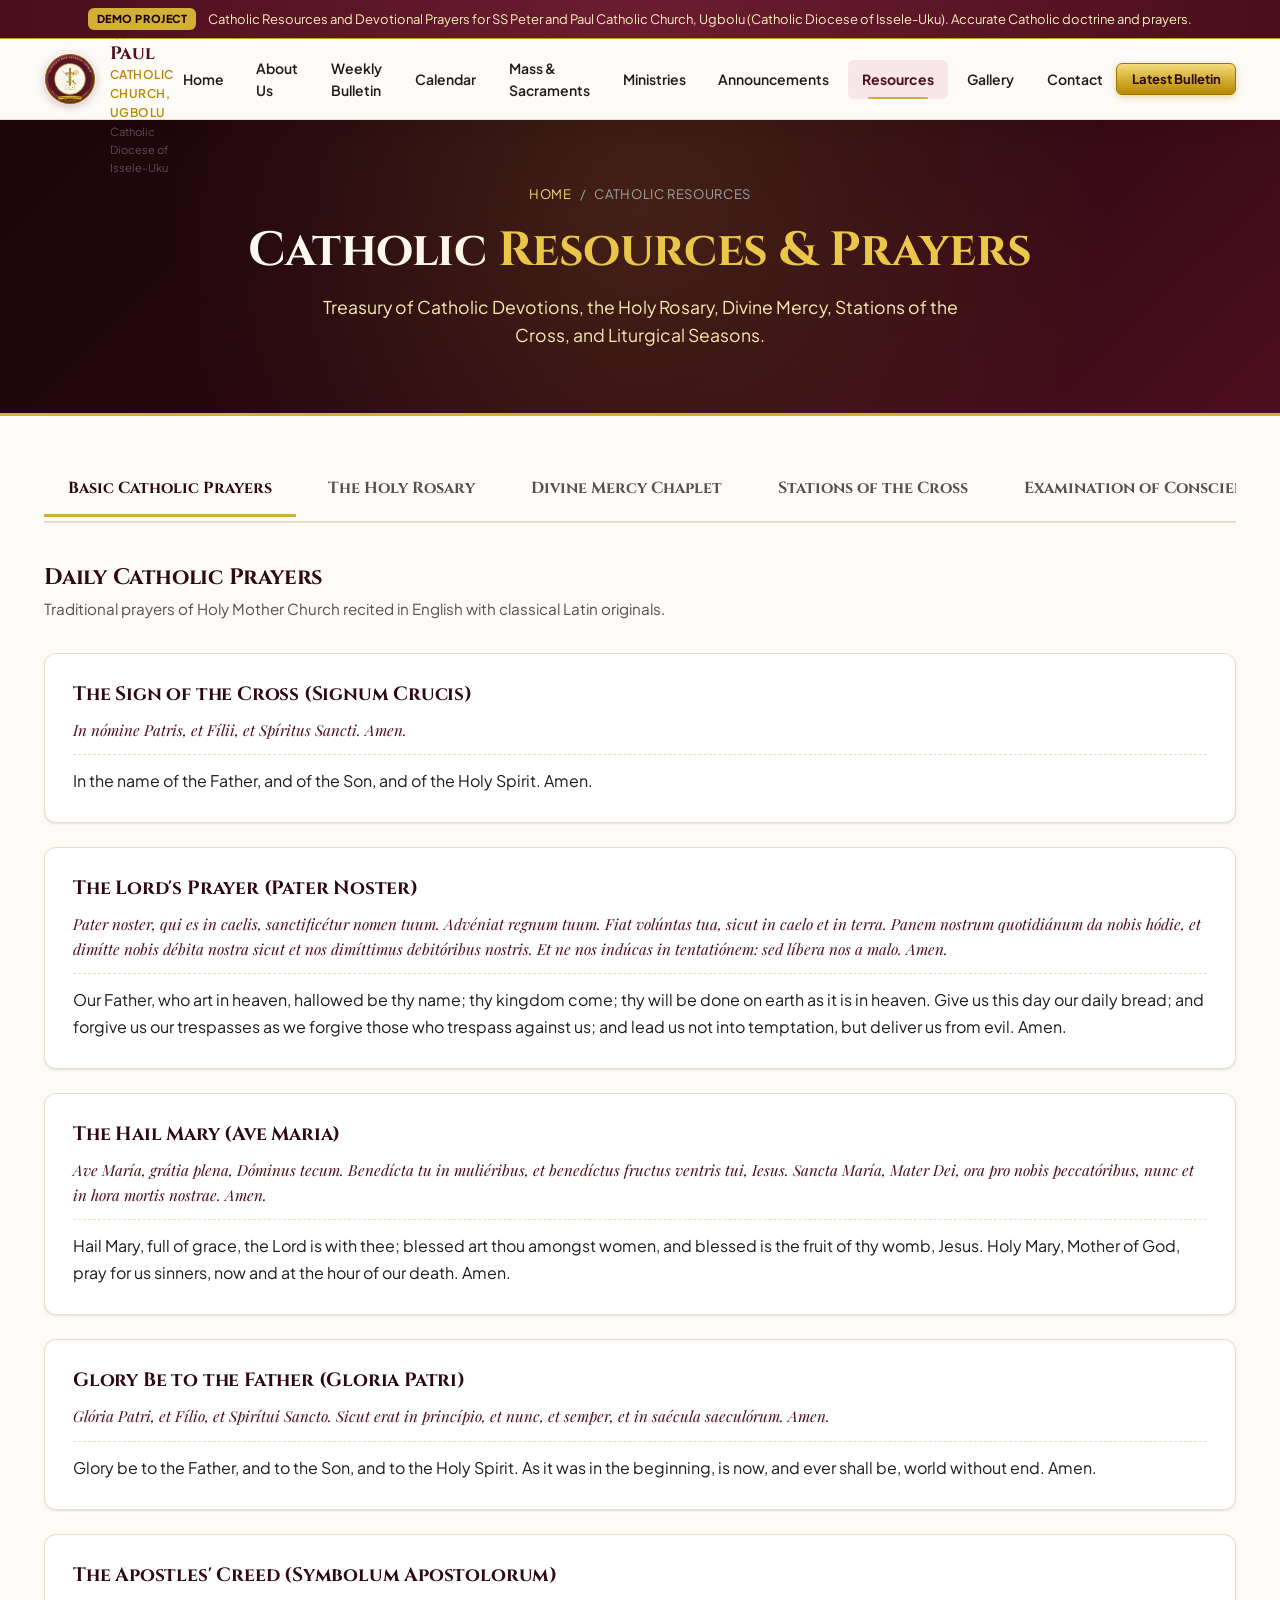
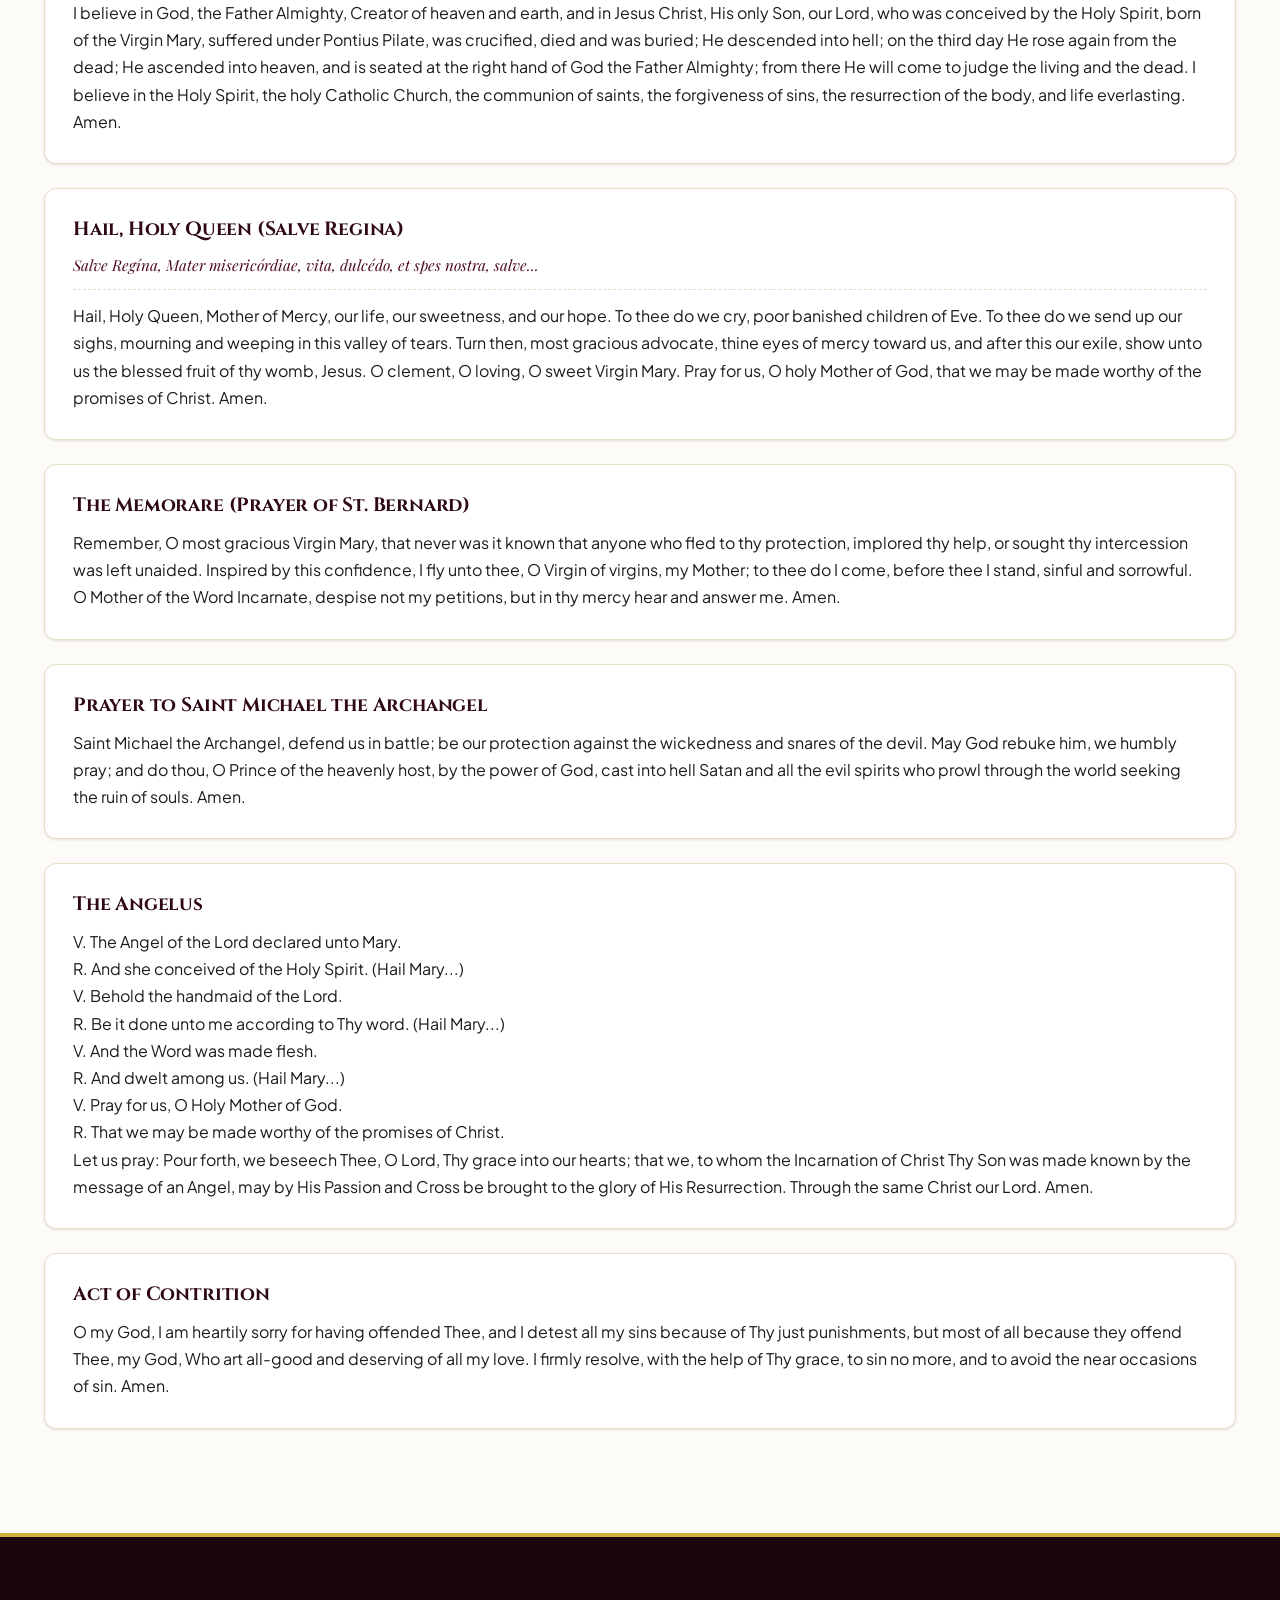
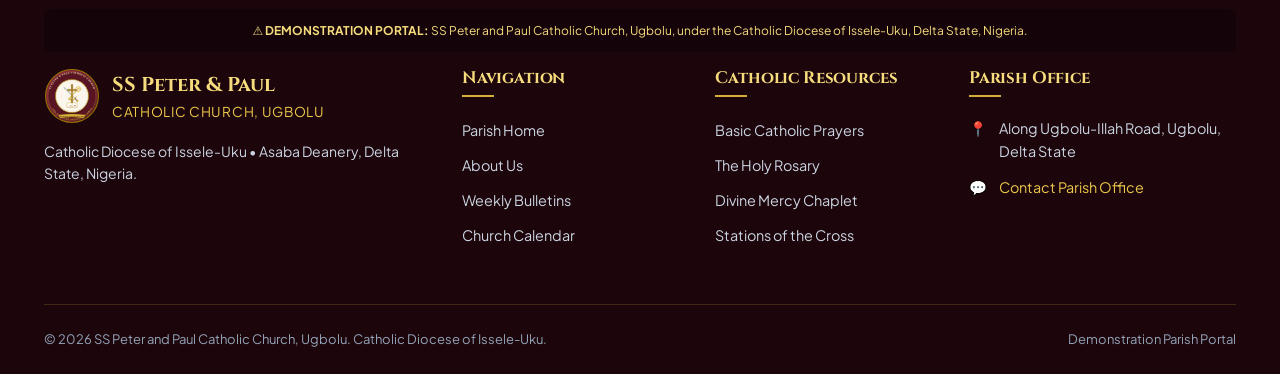
<file: resources.html>
<!DOCTYPE html>
<html lang="en">
<head>
  <meta charset="UTF-8">
  <meta name="viewport" content="width=device-width, initial-scale=1.0">
  <title>Catholic Resources & Prayers | SS Peter and Paul Catholic Church, Ugbolu</title>
  <meta name="description" content="Catholic prayer book, Holy Rosary mysteries, Divine Mercy Chaplet, Stations of the Cross, and liturgical seasons guide at SS Peter and Paul Catholic Church, Ugbolu.">
  <link rel="icon" type="image/svg+xml" href="favicon.svg">
  
  <link rel="stylesheet" href="css/style.css">
  <link rel="stylesheet" href="css/components.css">
  <link rel="stylesheet" href="css/pages.css">
  <link rel="stylesheet" href="css/print.css" media="print">
</head>
<body>

  <!-- Demo Banner -->
  <aside class="demo-banner" role="complementary">
    <div class="container demo-banner-content">
      <span class="demo-tag">DEMO PROJECT</span>
      <span>Catholic Resources and Devotional Prayers for SS Peter and Paul Catholic Church, Ugbolu (Catholic Diocese of Issele-Uku). Accurate Catholic doctrine and prayers.</span>
    </div>
  </aside>

  <!-- Site Header -->
  <header class="site-header">
    <div class="container header-container">
      <a href="index.html" class="brand">
        <img src="assets/images/church-crest.svg" alt="Church Crest" class="brand-crest" width="52" height="52">
        <div class="brand-text">
          <span class="brand-title">SS Peter &amp; Paul</span>
          <span class="brand-subtitle">Catholic Church, Ugbolu</span>
          <span class="brand-location">Catholic Diocese of Issele-Uku</span>
        </div>
      </a>

      <nav class="main-nav" aria-label="Main Navigation">
        <ul class="nav-list">
          <li><a href="index.html" class="nav-link">Home</a></li>
          <li><a href="about.html" class="nav-link">About Us</a></li>
          <li><a href="bulletin.html" class="nav-link">Weekly Bulletin</a></li>
          <li><a href="calendar.html" class="nav-link">Calendar</a></li>
          <li><a href="masses-sacraments.html" class="nav-link">Mass &amp; Sacraments</a></li>
          <li><a href="ministries.html" class="nav-link">Ministries</a></li>
          <li><a href="announcements.html" class="nav-link">Announcements</a></li>
          <li><a href="resources.html" class="nav-link active">Resources</a></li>
          <li><a href="gallery.html" class="nav-link">Gallery</a></li>
          <li><a href="contact.html" class="nav-link">Contact</a></li>
        </ul>
      </nav>

      <div class="header-cta-group">
        <a href="bulletin.html" class="btn btn-sm btn-gold">Latest Bulletin</a>
        <button class="menu-toggle" type="button" aria-label="Toggle navigation menu" aria-expanded="false">
          <span></span><span></span><span></span>
        </button>
      </div>
    </div>
  </header>

  <!-- Mobile Drawer -->
  <div class="mobile-drawer" role="dialog" aria-modal="true">
    <div class="drawer-backdrop"></div>
    <div class="drawer-panel">
      <div class="drawer-header">
        <div style="display:flex; align-items:center; gap:0.5rem;">
          <img src="assets/images/church-crest.svg" alt="" width="36" height="36">
          <div style="font-family:var(--font-serif); font-weight:700; color:var(--burgundy-900);">SS Peter &amp; Paul</div>
        </div>
        <button class="drawer-close" type="button">&times;</button>
      </div>
      <ul class="drawer-nav-list">
        <li><a href="index.html" class="drawer-nav-link">Home <span>→</span></a></li>
        <li><a href="about.html" class="drawer-nav-link">About Our Parish <span>→</span></a></li>
        <li><a href="bulletin.html" class="drawer-nav-link">Weekly Bulletin <span>→</span></a></li>
        <li><a href="calendar.html" class="drawer-nav-link">Church Calendar <span>→</span></a></li>
        <li><a href="masses-sacraments.html" class="drawer-nav-link">Mass &amp; Sacraments <span>→</span></a></li>
        <li><a href="ministries.html" class="drawer-nav-link">Parish Ministries <span>→</span></a></li>
        <li><a href="announcements.html" class="drawer-nav-link">Announcements <span>→</span></a></li>
        <li><a href="resources.html" class="drawer-nav-link active">Catholic Resources <span>→</span></a></li>
        <li><a href="gallery.html" class="drawer-nav-link">Photo Gallery <span>→</span></a></li>
        <li><a href="contact.html" class="drawer-nav-link">Contact &amp; Visit Us <span>→</span></a></li>
      </ul>
    </div>
  </div>

  <main id="main-content">
    <!-- Page Hero Banner -->
    <section class="page-hero">
      <div class="container">
        <nav class="breadcrumb" aria-label="Breadcrumb">
          <a href="index.html">Home</a>
          <span>/</span>
          <span aria-current="page">Catholic Resources</span>
        </nav>
        <h1 class="page-hero-title">Catholic <span>Resources &amp; Prayers</span></h1>
        <p class="page-hero-desc">
          Treasury of Catholic Devotions, the Holy Rosary, Divine Mercy, Stations of the Cross, and Liturgical Seasons.
        </p>
      </div>
    </section>

    <div class="container" style="padding-top: 3rem; padding-bottom: 5rem;">
      <!-- Tab Navigation -->
      <nav class="resources-tabs-nav" aria-label="Catholic Resource Categories">
        <button class="res-tab-btn active" data-target="panelPrayers" type="button">Basic Catholic Prayers</button>
        <button class="res-tab-btn" data-target="panelRosary" type="button">The Holy Rosary</button>
        <button class="res-tab-btn" data-target="panelDivineMercy" type="button">Divine Mercy Chaplet</button>
        <button class="res-tab-btn" data-target="panelStations" type="button">Stations of the Cross</button>
        <button class="res-tab-btn" data-target="panelConscience" type="button">Examination of Conscience</button>
        <button class="res-tab-btn" data-target="panelSeasons" type="button">Liturgical Seasons</button>
      </nav>

      <!-- TAB PANEL 1: BASIC PRAYERS -->
      <section id="panelPrayers" class="resource-tab-panel" style="display:block;">
        <div style="margin-bottom:2rem;">
          <h2 style="font-size:1.4rem; color:var(--burgundy-900); margin-bottom:0.35rem;">Daily Catholic Prayers</h2>
          <p style="color:var(--text-muted); font-size:0.95rem;">
            Traditional prayers of Holy Mother Church recited in English with classical Latin originals.
          </p>
        </div>
        <div id="prayersContainer">
          <!-- Populated by js/resources.js -->
        </div>
      </section>

      <!-- TAB PANEL 2: THE HOLY ROSARY -->
      <section id="panelRosary" class="resource-tab-panel" style="display:none;">
        <div style="margin-bottom:2rem;">
          <h2 style="font-size:1.4rem; color:var(--burgundy-900); margin-bottom:0.35rem;">The Holy Rosary of the Blessed Virgin Mary</h2>
          <p style="color:var(--text-muted); font-size:0.95rem;">
            Select a set of mysteries below to view the five decades with scriptural readings and spiritual fruits.
          </p>
        </div>

        <div class="mysteries-pills-wrap">
          <button class="mystery-select-btn filter-pill active" data-mystery="joyful" type="button">Joyful Mysteries (Mon &amp; Sat)</button>
          <button class="mystery-select-btn filter-pill" data-mystery="luminous" type="button">Luminous Mysteries (Thu)</button>
          <button class="mystery-select-btn filter-pill" data-mystery="sorrowful" type="button">Sorrowful Mysteries (Tue &amp; Fri)</button>
          <button class="mystery-select-btn filter-pill" data-mystery="glorious" type="button">Glorious Mysteries (Wed &amp; Sun)</button>
        </div>

        <div id="mysteryDisplayContainer">
          <!-- Rendered dynamically -->
        </div>
      </section>

      <!-- TAB PANEL 3: DIVINE MERCY CHAPLET -->
      <section id="panelDivineMercy" class="resource-tab-panel" style="display:none;">
        <div class="card" style="padding:2.5rem; border-top:4px solid #DC2626;">
          <h2 style="font-size:1.5rem; color:var(--burgundy-900); margin-bottom:0.5rem;">The Chaplet of the Divine Mercy</h2>
          <p style="color:var(--gold-700); font-weight:700; margin-bottom:1.5rem;">
            Given by Our Lord Jesus Christ to Saint Faustina Kowalska in 1935. Especially recited at the 3:00 PM Hour of Great Mercy.
          </p>

          <div style="background:var(--cream-100); border-left:4px solid var(--burgundy-700); padding:1.25rem; border-radius:0 var(--radius-sm) var(--radius-sm) 0; margin-bottom:2rem; font-size:0.95rem; line-height:1.7;">
            <strong>"At three o'clock, implore My mercy, especially for sinners; and, if only for a brief moment, immerse yourself in My Passion... This is the hour of great mercy for the whole world."</strong> (Diary of St. Faustina, 1320)
          </div>

          <h3 style="font-size:1.15rem; color:var(--burgundy-800); margin-bottom:1rem;">How to Recite the Chaplet (Using Ordinary Rosary Beads)</h3>
          <ol style="padding-left:1.5rem; font-size:0.95rem; color:var(--text-main); line-height:1.8; margin-bottom:2rem;">
            <li>Make the <strong>Sign of the Cross</strong>.</li>
            <li>Recite 1 <strong>Our Father</strong>, 1 <strong>Hail Mary</strong>, and <strong>The Apostles' Creed</strong>.</li>
            <li>On the large bead before each decade, pray:<br>
              <em style="color:var(--burgundy-800); font-weight:600;">"Eternal Father, I offer You the Body and Blood, Soul and Divinity of Your dearly beloved Son, Our Lord Jesus Christ, in atonement for our sins and those of the whole world."</em>
            </li>
            <li>On the 10 small beads of each decade, pray:<br>
              <em style="color:var(--burgundy-800); font-weight:600;">"For the sake of His sorrowful Passion, have mercy on us and on the whole world."</em>
            </li>
            <li>After five decades, conclude by chanting three times:<br>
              <strong style="color:var(--burgundy-900);">"Holy God, Holy Mighty One, Holy Immortal One, have mercy on us and on the whole world."</strong>
            </li>
            <li><strong>Closing Prayer:</strong><br>
              "Eternal God, in whom mercy is endless and the treasury of compassion inexhaustible, look kindly upon us and increase Your mercy in us, that in difficult moments we might not despair nor become despondent, but with great confidence submit ourselves to Your holy will, which is Love and Mercy itself. Amen."
            </li>
          </ol>
        </div>
      </section>

      <!-- TAB PANEL 4: STATIONS OF THE CROSS -->
      <section id="panelStations" class="resource-tab-panel" style="display:none;">
        <div style="margin-bottom:2rem;">
          <h2 style="font-size:1.4rem; color:var(--burgundy-900); margin-bottom:0.35rem;">The Stations of the Cross (Via Crucis)</h2>
          <p style="color:var(--text-muted); font-size:0.95rem;">
            Walk the sacred journey of Calvary with Our Lord Jesus Christ across the 14 traditional stations.
          </p>
        </div>
        <div id="stationsContainer" class="stations-grid">
          <!-- Populated by js/resources.js -->
        </div>
      </section>

      <!-- TAB PANEL 5: EXAMINATION OF CONSCIENCE -->
      <section id="panelConscience" class="resource-tab-panel" style="display:none;">
        <div class="card" style="padding:2.5rem; border-top:4px solid var(--liturgical-purple);">
          <h2 style="font-size:1.4rem; color:var(--burgundy-900); margin-bottom:0.5rem;">Examination of Conscience for Confession</h2>
          <p style="color:var(--text-muted); margin-bottom:2rem;">
            A prayerful guide based on the Ten Commandments and Precepts of the Church to prepare worthy confession.
          </p>

          <div style="display:grid; grid-template-columns:repeat(auto-fit, minmax(320px, 1fr)); gap:2rem;">
            <div>
              <h3 style="font-size:1.15rem; color:var(--burgundy-800); margin-bottom:0.75rem;">1. My Relationship with God</h3>
              <ul style="padding-left:1.25rem; font-size:0.9rem; color:var(--text-muted); line-height:1.7;">
                <li>Have I doubted, denied, or compromised my Catholic faith?</li>
                <li>Have I engaged in idolatry, superstition, occult practices, or consulting fortune-tellers?</li>
                <li>Have I taken the Holy Name of God in vain or used foul language?</li>
                <li>Have I deliberately missed Sunday Mass or Holy Days of Obligation without grave medical reason?</li>
                <li>Have I received Holy Communion while conscious of unconfessed mortal sin?</li>
              </ul>
            </div>

            <div>
              <h3 style="font-size:1.15rem; color:var(--burgundy-800); margin-bottom:0.75rem;">2. Charity Toward Family &amp; Neighbour</h3>
              <ul style="padding-left:1.25rem; font-size:0.9rem; color:var(--text-muted); line-height:1.7;">
                <li>Have I honoured, respected, and supported my parents and family elders?</li>
                <li>Have I harboured hatred, malice, grudges, or refused to forgive others?</li>
                <li>Have I engaged in physical violence, abortion, or encouraged any act against human life?</li>
                <li>Have I committed sexual sins (fornication, adultery, pornography, or impure thoughts)?</li>
                <li>Have I stolen, cheated in business transactions, taken bribes, or refused to pay just debts?</li>
                <li>Have I told lies, slandered others, or destroyed someone's good name through gossip?</li>
              </ul>
            </div>
          </div>

          <div style="margin-top:2rem; background:var(--cream-100); padding:1.25rem; border-radius:var(--radius-sm);">
            <strong style="color:var(--burgundy-900);">The Act of Contrition:</strong><br>
            <p style="font-size:0.9rem; color:var(--text-main); margin-top:0.35rem; font-style:italic;">
              "O my God, I am heartily sorry for having offended Thee, and I detest all my sins because of Thy just punishments, but most of all because they offend Thee, my God, Who art all-good and deserving of all my love. I firmly resolve, with the help of Thy grace, to sin no more, and to avoid the near occasions of sin. Amen."
            </p>
          </div>
        </div>
      </section>

      <!-- TAB PANEL 6: LITURGICAL SEASONS -->
      <section id="panelSeasons" class="resource-tab-panel" style="display:none;">
        <div style="margin-bottom:2rem;">
          <h2 style="font-size:1.4rem; color:var(--burgundy-900); margin-bottom:0.35rem;">The Catholic Liturgical Year &amp; Seasons</h2>
          <p style="color:var(--text-muted); font-size:0.95rem;">
            The Church's sacred calendar unfolding the entire mystery of Christ throughout the year.
          </p>
        </div>
        <div id="seasonsContainer">
          <!-- Populated by js/resources.js -->
        </div>
      </section>
    </div>
  </main>

  <!-- Site Footer -->
  <footer class="site-footer">
    <div class="container">
      <div class="footer-disclaimer">
        ⚠️ <strong>DEMONSTRATION PORTAL:</strong> SS Peter and Paul Catholic Church, Ugbolu, under the Catholic Diocese of Issele-Uku, Delta State, Nigeria.
      </div>

      <div class="footer-top">
        <div class="footer-brand">
          <div style="display:flex; align-items:center; gap:0.75rem;">
            <img src="assets/images/church-crest.svg" alt="SS Peter and Paul Crest" width="56" height="56">
            <div>
              <div class="footer-brand-title">SS Peter &amp; Paul</div>
              <div class="footer-brand-sub">Catholic Church, Ugbolu</div>
            </div>
          </div>
          <p style="font-size:0.875rem; color:#CBD5E1;">
            Catholic Diocese of Issele-Uku • Asaba Deanery, Delta State, Nigeria.
          </p>
        </div>

        <div>
          <h4 class="footer-col-title">Navigation</h4>
          <ul class="footer-links">
            <li><a href="index.html">Parish Home</a></li>
            <li><a href="about.html">About Us</a></li>
            <li><a href="bulletin.html">Weekly Bulletins</a></li>
            <li><a href="calendar.html">Church Calendar</a></li>
          </ul>
        </div>

        <div>
          <h4 class="footer-col-title">Catholic Resources</h4>
          <ul class="footer-links">
            <li><a href="resources.html">Basic Catholic Prayers</a></li>
            <li><a href="resources.html">The Holy Rosary</a></li>
            <li><a href="resources.html">Divine Mercy Chaplet</a></li>
            <li><a href="resources.html">Stations of the Cross</a></li>
          </ul>
        </div>

        <div>
          <h4 class="footer-col-title">Parish Office</h4>
          <div class="footer-contact-item">
            <span>📍</span>
            <span>Along Ugbolu-Illah Road, Ugbolu, Delta State</span>
          </div>
          <div class="footer-contact-item">
            <span>💬</span>
            <span><a href="contact.html" style="color:var(--gold-400);">Contact Parish Office</a></span>
          </div>
        </div>
      </div>

      <div class="footer-bottom">
        <div>&copy; 2026 SS Peter and Paul Catholic Church, Ugbolu. Catholic Diocese of Issele-Uku.</div>
        <div>Demonstration Parish Portal</div>
      </div>
    </div>
  </footer>

  <button class="back-to-top" type="button" aria-label="Back to top">↑</button>

  <script src="js/app.js"></script>
  <script src="js/resources.js"></script>
</body>
</html>
</file>
<file: css/style.css>
/* css/style.css
   SS Peter and Paul Catholic Church, Ugbolu
   Catholic Diocese of Issele-Uku, Delta State, Nigeria
   Primary Stylesheet & Design Tokens
*/

@import url('https://fonts.googleapis.com/css2?family=Cinzel:wght@500;600;700;800;900&family=Plus+Jakarta+Sans:ital,wght@0,300;0,400;0,500;0,600;0,700;1,400&family=Playfair+Display:ital,wght@0,600;0,700;1,400;1,600&display=swap');

:root {
  /* Catholic Liturgical Palette */
  --burgundy-950: #1C050B;
  --burgundy-900: #2E0812;
  --burgundy-800: #4D0E1E;
  --burgundy-700: #6B1D2F; /* Primary Brand Burgundy */
  --burgundy-600: #88253B;
  --burgundy-500: #A62F4A;
  --burgundy-100: #F8E6E9;
  --burgundy-50:  #FCF4F5;

  --gold-900: #7A5700;
  --gold-800: #9E7400;
  --gold-700: #B88900;
  --gold-600: #C59B27;
  --gold-500: #D4AF37; /* Liturgical Gold Accent */
  --gold-400: #ECC94B;
  --gold-300: #F6DC7D;
  --gold-200: #FBEFBE;
  --gold-100: #FFF9E0;
  --gold-50:  #FFFDF5;

  --cream-50:  #FFFEFA;
  --cream-100: #FDFBF7; /* Page Background */
  --cream-200: #F7F1E7;
  --cream-300: #EFE6D8;
  --cream-400: #E2D4C0;

  --text-main:    #1F1A1C;
  --text-muted:   #594E52;
  --text-light:   #887B80;
  --text-inverse: #FFFDF8;

  --border-light:  #E8DEC8;
  --border-subtle: #F0E8DA;
  --border-gold:   #D4AF37;

  /* Liturgical Season Indicators */
  --liturgical-green:  #166534;
  --liturgical-purple: #581C87;
  --liturgical-white:  #D4AF37;
  --liturgical-red:    #991B1B;
  --liturgical-rose:   #BE185D;

  /* Shadows & Elevation */
  --shadow-sm: 0 1px 3px rgba(46, 8, 18, 0.08), 0 1px 2px rgba(46, 8, 18, 0.04);
  --shadow-md: 0 4px 12px rgba(46, 8, 18, 0.09), 0 2px 4px rgba(46, 8, 18, 0.05);
  --shadow-lg: 0 10px 25px rgba(46, 8, 18, 0.12), 0 4px 10px rgba(46, 8, 18, 0.06);
  --shadow-xl: 0 20px 40px rgba(46, 8, 18, 0.18), 0 8px 16px rgba(46, 8, 18, 0.08);

  /* Typography */
  --font-serif: 'Cinzel', 'Playfair Display', Georgia, serif;
  --font-body: 'Plus Jakarta Sans', system-ui, -apple-system, sans-serif;
  --font-quote: 'Playfair Display', Georgia, serif;

  /* Layout */
  --max-width: 1240px;
  --header-height: 80px;
  --radius-sm: 6px;
  --radius-md: 12px;
  --radius-lg: 18px;
  --radius-full: 9999px;
  --transition-fast: 0.2s cubic-bezier(0.16, 1, 0.3, 1);
  --transition-normal: 0.3s cubic-bezier(0.16, 1, 0.3, 1);
}

/* CSS Reset & Base */
*, *::before, *::after {
  box-sizing: border-box;
  margin: 0;
  padding: 0;
}

html {
  font-family: var(--font-body);
  font-size: 16px;
  line-height: 1.6;
  color: var(--text-main);
  background-color: var(--cream-100);
  scroll-behavior: smooth;
  -webkit-text-size-adjust: 100%;
}

body {
  min-height: 100vh;
  display: flex;
  flex-direction: column;
  overflow-x: hidden;
  background-color: var(--cream-100);
}

img, svg {
  display: block;
  max-width: 100%;
  height: auto;
}

a {
  color: var(--burgundy-700);
  text-decoration: none;
  transition: color var(--transition-fast);
}

a:hover {
  color: var(--gold-700);
}

button, input, select, textarea {
  font: inherit;
}

button {
  cursor: pointer;
  border: none;
  background: none;
}

h1, h2, h3, h4, h5, h6 {
  font-family: var(--font-serif);
  color: var(--burgundy-900);
  line-height: 1.25;
  letter-spacing: -0.01em;
}

/* Container */
.container {
  width: 100%;
  max-width: var(--max-width);
  margin-inline: auto;
  padding-inline: 1.5rem;
}

/* Demonstration Notice Banner */
.demo-banner {
  background: linear-gradient(90deg, #4A0E1B, #6B1D2F 50%, #4A0E1B);
  color: var(--gold-200);
  font-size: 0.8125rem;
  padding: 0.5rem 1rem;
  border-bottom: 1px solid var(--gold-600);
  position: relative;
  z-index: 1001;
}

.demo-banner-content {
  display: flex;
  align-items: center;
  justify-content: center;
  gap: 0.75rem;
  flex-wrap: wrap;
  text-align: center;
}

.demo-tag {
  background-color: var(--gold-500);
  color: var(--burgundy-950);
  font-weight: 800;
  font-size: 0.6875rem;
  padding: 0.15rem 0.55rem;
  border-radius: var(--radius-sm);
  letter-spacing: 0.05em;
  text-transform: uppercase;
}

/* Header & Navigation */
.site-header {
  position: sticky;
  top: 0;
  z-index: 1000;
  background-color: rgba(253, 251, 247, 0.94);
  backdrop-filter: blur(12px);
  -webkit-backdrop-filter: blur(12px);
  border-bottom: 1px solid var(--border-light);
  box-shadow: 0 4px 20px rgba(46, 8, 18, 0.05);
  transition: all var(--transition-normal);
}

.header-container {
  display: flex;
  align-items: center;
  justify-content: space-between;
  height: var(--header-height);
}

.brand {
  display: flex;
  align-items: center;
  gap: 0.875rem;
  text-decoration: none;
}

.brand-crest {
  width: 52px;
  height: 52px;
  flex-shrink: 0;
  border-radius: 50%;
  box-shadow: 0 2px 8px rgba(107, 29, 47, 0.25);
  transition: transform var(--transition-fast);
}

.brand:hover .brand-crest {
  transform: scale(1.05);
}

.brand-text {
  display: flex;
  flex-direction: column;
}

.brand-title {
  font-family: var(--font-serif);
  font-size: 1.125rem;
  font-weight: 700;
  color: var(--burgundy-800);
  line-height: 1.15;
  letter-spacing: 0.02em;
}

.brand-subtitle {
  font-size: 0.75rem;
  font-weight: 600;
  color: var(--gold-700);
  letter-spacing: 0.04em;
  text-transform: uppercase;
}

.brand-location {
  font-size: 0.7rem;
  color: var(--text-muted);
}

/* Nav Links */
.main-nav {
  display: flex;
  align-items: center;
  gap: 1.5rem;
}

.nav-list {
  display: flex;
  list-style: none;
  align-items: center;
  gap: 0.35rem;
}

.nav-link {
  font-size: 0.875rem;
  font-weight: 600;
  color: var(--text-main);
  padding: 0.5rem 0.85rem;
  border-radius: var(--radius-sm);
  transition: all var(--transition-fast);
  display: flex;
  align-items: center;
  gap: 0.3rem;
  position: relative;
}

.nav-link:hover {
  color: var(--burgundy-700);
  background-color: var(--cream-200);
}

.nav-link.active {
  color: var(--burgundy-800);
  background-color: var(--burgundy-100);
  font-weight: 700;
}

.nav-link.active::after {
  content: '';
  position: absolute;
  bottom: 0;
  left: 20%;
  right: 20%;
  height: 2px;
  background-color: var(--gold-500);
  border-radius: 2px;
}

.header-cta-group {
  display: flex;
  align-items: center;
  gap: 0.75rem;
}

/* Hamburger button */
.menu-toggle {
  display: none;
  flex-direction: column;
  justify-content: center;
  align-items: center;
  width: 44px;
  height: 44px;
  padding: 8px;
  border-radius: var(--radius-sm);
  background-color: var(--cream-200);
  border: 1px solid var(--border-light);
  color: var(--burgundy-800);
  cursor: pointer;
}

.menu-toggle span {
  display: block;
  width: 22px;
  height: 2px;
  background-color: var(--burgundy-800);
  margin: 2.5px 0;
  border-radius: 2px;
  transition: transform var(--transition-fast), opacity var(--transition-fast);
}

.menu-toggle.is-active span:nth-child(1) {
  transform: translateY(7px) rotate(45deg);
}
.menu-toggle.is-active span:nth-child(2) {
  opacity: 0;
}
.menu-toggle.is-active span:nth-child(3) {
  transform: translateY(-7px) rotate(-45deg);
}

/* Mobile Drawer */
.mobile-drawer {
  position: fixed;
  inset: 0;
  z-index: 1050;
  pointer-events: none;
  visibility: hidden;
  transition: visibility var(--transition-normal);
}

.mobile-drawer.is-open {
  pointer-events: auto;
  visibility: visible;
}

.drawer-backdrop {
  position: absolute;
  inset: 0;
  background: rgba(28, 5, 11, 0.65);
  backdrop-filter: blur(4px);
  opacity: 0;
  transition: opacity var(--transition-normal);
}

.mobile-drawer.is-open .drawer-backdrop {
  opacity: 1;
}

.drawer-panel {
  position: absolute;
  top: 0;
  right: 0;
  bottom: 0;
  width: min(85vw, 360px);
  background-color: var(--cream-50);
  border-left: 2px solid var(--gold-500);
  box-shadow: -5px 0 25px rgba(0, 0, 0, 0.25);
  display: flex;
  flex-direction: column;
  transform: translateX(100%);
  transition: transform var(--transition-normal);
  overflow-y: auto;
  overscroll-behavior: contain;
}

.mobile-drawer.is-open .drawer-panel {
  transform: translateX(0);
}

.drawer-header {
  padding: 1.25rem 1.5rem;
  border-bottom: 1px solid var(--border-light);
  display: flex;
  align-items: center;
  justify-content: space-between;
  background-color: var(--cream-100);
}

.drawer-close {
  width: 36px;
  height: 36px;
  border-radius: 50%;
  background: var(--cream-200);
  display: grid;
  place-items: center;
  color: var(--burgundy-800);
  font-size: 1.25rem;
}

.drawer-nav-list {
  list-style: none;
  padding: 1rem 0;
}

.drawer-nav-link {
  display: flex;
  align-items: center;
  justify-content: space-between;
  padding: 0.85rem 1.5rem;
  font-size: 1rem;
  font-weight: 600;
  color: var(--text-main);
  border-left: 4px solid transparent;
  transition: all var(--transition-fast);
}

.drawer-nav-link:hover,
.drawer-nav-link.active {
  background-color: var(--burgundy-50);
  color: var(--burgundy-700);
  border-left-color: var(--gold-500);
}

.drawer-footer {
  margin-top: auto;
  padding: 1.5rem;
  background-color: var(--cream-100);
  border-top: 1px solid var(--border-light);
}

/* Hero Section */
.hero {
  position: relative;
  background-color: var(--burgundy-950);
  color: var(--text-inverse);
  padding: 5.5rem 0 6rem;
  overflow: hidden;
}

.hero-bg {
  position: absolute;
  inset: 0;
  background-image: url('../assets/images/hero-stained-glass.svg');
  background-size: cover;
  background-position: center;
  opacity: 0.55;
  mix-blend-mode: overlay;
  pointer-events: none;
}

.hero-overlay {
  position: absolute;
  inset: 0;
  background: radial-gradient(circle at 50% 30%, rgba(107, 29, 47, 0.45) 0%, rgba(28, 5, 11, 0.85) 75%, #180307 100%);
  pointer-events: none;
}

.hero-content {
  position: relative;
  z-index: 2;
  max-width: 900px;
  margin-inline: auto;
  text-align: center;
}

.hero-pill {
  display: inline-flex;
  align-items: center;
  gap: 0.5rem;
  background: rgba(212, 175, 55, 0.15);
  border: 1px solid var(--gold-500);
  color: var(--gold-300);
  padding: 0.35rem 1rem;
  border-radius: var(--radius-full);
  font-size: 0.85rem;
  font-weight: 600;
  letter-spacing: 0.04em;
  text-transform: uppercase;
  margin-bottom: 1.5rem;
  box-shadow: 0 0 20px rgba(212, 175, 55, 0.2);
}

.hero-title {
  font-family: var(--font-serif);
  font-size: clamp(2.2rem, 5vw, 3.75rem);
  font-weight: 800;
  line-height: 1.15;
  color: #FFFDF8;
  margin-bottom: 1.25rem;
  text-shadow: 0 4px 16px rgba(0, 0, 0, 0.5);
}

.hero-title span {
  color: var(--gold-400);
  display: block;
  font-size: clamp(1.4rem, 3.2vw, 2.2rem);
  font-weight: 600;
  margin-top: 0.35rem;
}

.hero-subtitle {
  font-size: clamp(1.05rem, 2vw, 1.35rem);
  color: var(--gold-200);
  font-family: var(--font-serif);
  font-weight: 600;
  letter-spacing: 0.02em;
  margin-bottom: 1.25rem;
}

.hero-verse {
  font-family: var(--font-quote);
  font-style: italic;
  font-size: 1.05rem;
  color: #E2E8F0;
  max-width: 720px;
  margin-inline: auto;
  margin-bottom: 2rem;
  line-height: 1.6;
}

.hero-verse cite {
  display: block;
  font-family: var(--font-body);
  font-style: normal;
  font-size: 0.85rem;
  color: var(--gold-300);
  font-weight: 600;
  margin-top: 0.35rem;
  letter-spacing: 0.05em;
  text-transform: uppercase;
}

.hero-actions {
  display: flex;
  justify-content: center;
  align-items: center;
  gap: 1rem;
  flex-wrap: wrap;
  margin-bottom: 3rem;
}

/* Hero Quick Stats / Highlights Bar */
.hero-highlights {
  display: grid;
  grid-template-columns: repeat(auto-fit, minmax(200px, 1fr));
  gap: 1.25rem;
  padding: 1.5rem;
  background: rgba(30, 8, 14, 0.7);
  border: 1px solid rgba(212, 175, 55, 0.35);
  border-radius: var(--radius-lg);
  backdrop-filter: blur(10px);
  box-shadow: 0 10px 30px rgba(0, 0, 0, 0.3);
  text-align: left;
}

.hero-stat-item {
  display: flex;
  align-items: flex-start;
  gap: 0.85rem;
}

.hero-stat-icon {
  width: 40px;
  height: 40px;
  border-radius: 50%;
  background: var(--gold-500);
  color: var(--burgundy-950);
  display: grid;
  place-items: center;
  flex-shrink: 0;
  font-size: 1.15rem;
  font-weight: bold;
}

.hero-stat-text h4 {
  font-family: var(--font-body);
  font-size: 0.9rem;
  font-weight: 700;
  color: var(--gold-300);
  margin-bottom: 0.15rem;
}

.hero-stat-text p {
  font-size: 0.8rem;
  color: #E2E8F0;
  line-height: 1.35;
}

/* Welcome Message Card Section */
.welcome-section {
  padding: 5rem 0;
  background: linear-gradient(180deg, var(--cream-100) 0%, var(--cream-200) 100%);
  position: relative;
}

.welcome-grid {
  display: grid;
  grid-template-columns: 1fr 1fr;
  gap: 3.5rem;
  align-items: center;
}

.welcome-imagery {
  position: relative;
}

.welcome-image-card {
  border-radius: var(--radius-lg);
  overflow: hidden;
  box-shadow: var(--shadow-xl);
  border: 4px solid var(--cream-50);
}

.welcome-badge-float {
  position: absolute;
  bottom: -1.5rem;
  right: -1rem;
  background-color: var(--burgundy-800);
  color: var(--gold-200);
  padding: 1.25rem;
  border-radius: var(--radius-md);
  border: 2px solid var(--gold-500);
  box-shadow: var(--shadow-lg);
  max-width: 240px;
}

.welcome-badge-float h5 {
  color: var(--gold-300);
  font-size: 0.9rem;
  margin-bottom: 0.25rem;
}

.welcome-badge-float p {
  font-size: 0.775rem;
  color: #F8FAFC;
}

.section-label {
  display: inline-block;
  font-family: var(--font-body);
  font-size: 0.8125rem;
  font-weight: 700;
  text-transform: uppercase;
  letter-spacing: 0.1em;
  color: var(--burgundy-600);
  margin-bottom: 0.5rem;
}

.section-title {
  font-size: clamp(1.8rem, 3.5vw, 2.5rem);
  color: var(--burgundy-900);
  margin-bottom: 1.25rem;
  line-height: 1.2;
}

.section-subtitle {
  font-size: 1.05rem;
  color: var(--text-muted);
  margin-bottom: 1.75rem;
  line-height: 1.6;
}

/* Mass Schedule Highlight on Home */
.mass-highlight-section {
  padding: 5rem 0;
  background-color: var(--cream-50);
}

.schedule-cards-grid {
  display: grid;
  grid-template-columns: repeat(auto-fit, minmax(280px, 1fr));
  gap: 1.5rem;
  margin-top: 2.5rem;
}

/* Parish Announcements Highlight */
.announcements-preview-section {
  padding: 5rem 0;
  background-color: var(--cream-200);
}

/* Bulletin Feature Section on Home */
.bulletin-feature-section {
  padding: 5rem 0;
  background: linear-gradient(135deg, var(--burgundy-900) 0%, var(--burgundy-800) 50%, var(--burgundy-950) 100%);
  color: var(--text-inverse);
  position: relative;
  overflow: hidden;
}

.bulletin-feature-section h2,
.bulletin-feature-section h3 {
  color: #FFFDF8;
}

.bulletin-feature-section .section-label {
  color: var(--gold-400);
}

/* Quick Links Grid */
.quick-links-section {
  padding: 4.5rem 0;
  background-color: var(--cream-100);
}

.quick-links-grid {
  display: grid;
  grid-template-columns: repeat(auto-fit, minmax(240px, 1fr));
  gap: 1.5rem;
  margin-top: 2rem;
}

.quick-link-card {
  background: var(--cream-50);
  border: 1px solid var(--border-light);
  border-radius: var(--radius-md);
  padding: 1.75rem;
  text-align: center;
  transition: all var(--transition-fast);
  display: flex;
  flex-direction: column;
  align-items: center;
}

.quick-link-card:hover {
  transform: translateY(-5px);
  border-color: var(--gold-500);
  box-shadow: var(--shadow-lg);
}

.quick-link-icon {
  width: 58px;
  height: 58px;
  border-radius: 50%;
  background: var(--burgundy-100);
  color: var(--burgundy-700);
  display: grid;
  place-items: center;
  margin-bottom: 1rem;
  font-size: 1.5rem;
  transition: all var(--transition-fast);
}

.quick-link-card:hover .quick-link-icon {
  background: var(--gold-500);
  color: var(--burgundy-950);
}

.quick-link-title {
  font-size: 1.15rem;
  margin-bottom: 0.5rem;
  color: var(--burgundy-900);
}

.quick-link-desc {
  font-size: 0.875rem;
  color: var(--text-muted);
}

/* Footer */
.site-footer {
  background-color: var(--burgundy-950);
  color: #E2E8F0;
  padding-top: 4.5rem;
  border-top: 4px solid var(--gold-500);
  margin-top: auto;
}

.footer-top {
  display: grid;
  grid-template-columns: 1.8fr 1fr 1fr 1.3fr;
  gap: 3rem;
  padding-bottom: 3.5rem;
  border-bottom: 1px solid rgba(212, 175, 55, 0.2);
}

.footer-brand {
  display: flex;
  flex-direction: column;
  gap: 1rem;
}

.footer-brand-title {
  font-family: var(--font-serif);
  font-size: 1.25rem;
  color: var(--gold-300);
  font-weight: 700;
}

.footer-brand-sub {
  font-size: 0.85rem;
  color: var(--gold-400);
  text-transform: uppercase;
  letter-spacing: 0.05em;
}

.footer-col-title {
  font-family: var(--font-serif);
  font-size: 1.05rem;
  color: var(--gold-300);
  margin-bottom: 1.25rem;
  position: relative;
  padding-bottom: 0.5rem;
}

.footer-col-title::after {
  content: '';
  position: absolute;
  bottom: 0;
  left: 0;
  width: 32px;
  height: 2px;
  background-color: var(--gold-500);
}

.footer-links {
  list-style: none;
  display: flex;
  flex-direction: column;
  gap: 0.6rem;
}

.footer-links a {
  color: #CBD5E1;
  font-size: 0.9rem;
  transition: all var(--transition-fast);
}

.footer-links a:hover {
  color: var(--gold-300);
  padding-left: 4px;
}

.footer-contact-item {
  display: flex;
  align-items: flex-start;
  gap: 0.75rem;
  margin-bottom: 0.85rem;
  font-size: 0.9rem;
  color: #CBD5E1;
}

.footer-bottom {
  padding: 1.5rem 0;
  display: flex;
  justify-content: space-between;
  align-items: center;
  flex-wrap: wrap;
  gap: 1rem;
  font-size: 0.8125rem;
  color: #94A3B8;
}

.footer-disclaimer {
  width: 100%;
  font-size: 0.75rem;
  color: var(--gold-300);
  padding: 0.75rem;
  background: rgba(0, 0, 0, 0.3);
  border-radius: var(--radius-sm);
  margin-bottom: 1rem;
  text-align: center;
}

/* Back to top button */
.back-to-top {
  position: fixed;
  bottom: 2rem;
  right: 2rem;
  width: 48px;
  height: 48px;
  border-radius: 50%;
  background-color: var(--burgundy-700);
  color: var(--gold-200);
  border: 2px solid var(--gold-500);
  display: grid;
  place-items: center;
  font-size: 1.25rem;
  box-shadow: var(--shadow-lg);
  cursor: pointer;
  opacity: 0;
  visibility: hidden;
  transition: all var(--transition-fast);
  z-index: 999;
}

.back-to-top.is-visible {
  opacity: 1;
  visibility: visible;
}

.back-to-top:hover {
  background-color: var(--gold-500);
  color: var(--burgundy-950);
  transform: translateY(-3px);
}

/* Responsive Media Queries */
@media (max-width: 1024px) {
  .footer-top {
    grid-template-columns: 1fr 1fr;
    gap: 2.5rem;
  }
}

@media (max-width: 768px) {
  .main-nav, .header-cta-group {
    display: none;
  }

  .menu-toggle {
    display: flex;
  }

  .welcome-grid {
    grid-template-columns: 1fr;
    gap: 2.5rem;
  }

  .welcome-badge-float {
    position: relative;
    bottom: auto;
    right: auto;
    margin-top: 1rem;
    max-width: 100%;
  }

  .footer-top {
    grid-template-columns: 1fr;
    gap: 2rem;
  }

  .footer-bottom {
    flex-direction: column;
    text-align: center;
  }

  .hero {
    padding: 3.5rem 0 4rem;
  }
}
</file>
<file: css/components.css>
/* css/components.css
   Reusable UI Components, Buttons, Badges, Modals, Forms
   SS Peter and Paul Catholic Church, Ugbolu
*/

/* Buttons */
.btn {
  display: inline-flex;
  align-items: center;
  justify-content: center;
  gap: 0.5rem;
  font-family: var(--font-body);
  font-size: 0.9375rem;
  font-weight: 700;
  padding: 0.75rem 1.5rem;
  border-radius: var(--radius-sm);
  transition: all var(--transition-fast);
  text-decoration: none;
  cursor: pointer;
  border: 1px solid transparent;
  line-height: 1.2;
  white-space: nowrap;
}

.btn-gold {
  background: linear-gradient(180deg, #F6DC7D 0%, #D4AF37 50%, #B88900 100%);
  color: #2A0912;
  border-color: #9E7400;
  box-shadow: 0 2px 6px rgba(184, 137, 0, 0.35);
}

.btn-gold:hover {
  background: linear-gradient(180deg, #FFF0A8 0%, #ECC94B 50%, #C59B27 100%);
  color: #1C050B;
  box-shadow: 0 4px 12px rgba(212, 175, 55, 0.45);
  transform: translateY(-2px);
}

.btn-burgundy {
  background: linear-gradient(180deg, #88253B 0%, #6B1D2F 50%, #4D0E1E 100%);
  color: #FFFDF8;
  border-color: #380814;
  box-shadow: 0 2px 6px rgba(107, 29, 47, 0.3);
}

.btn-burgundy:hover {
  background: linear-gradient(180deg, #A62F4A 0%, #88253B 50%, #581423 100%);
  color: #FFFFFF;
  box-shadow: 0 4px 12px rgba(107, 29, 47, 0.45);
  transform: translateY(-2px);
}

.btn-outline-gold {
  background-color: transparent;
  color: var(--gold-300);
  border: 2px solid var(--gold-500);
}

.btn-outline-gold:hover {
  background-color: var(--gold-500);
  color: var(--burgundy-950);
  transform: translateY(-2px);
}

.btn-outline-burgundy {
  background-color: transparent;
  color: var(--burgundy-700);
  border: 2px solid var(--burgundy-700);
}

.btn-outline-burgundy:hover {
  background-color: var(--burgundy-700);
  color: #FFFDF8;
  transform: translateY(-2px);
}

.btn-sm {
  padding: 0.45rem 0.9rem;
  font-size: 0.8125rem;
}

.btn-lg {
  padding: 0.95rem 2rem;
  font-size: 1.05rem;
}

.btn-block {
  width: 100%;
}

.btn-icon {
  width: 40px;
  height: 40px;
  padding: 0;
  border-radius: 50%;
}

/* Badges & Pills */
.badge {
  display: inline-flex;
  align-items: center;
  gap: 0.35rem;
  font-size: 0.75rem;
  font-weight: 700;
  padding: 0.25rem 0.65rem;
  border-radius: var(--radius-sm);
  text-transform: uppercase;
  letter-spacing: 0.05em;
  line-height: 1.2;
}

.badge-green {
  background-color: #DCFCE7;
  color: #14532D;
  border: 1px solid #86EFAC;
}

.badge-purple {
  background-color: #F3E8FF;
  color: #581C87;
  border: 1px solid #D8B4FE;
}

.badge-gold {
  background-color: #FEF3C7;
  color: #78350F;
  border: 1px solid #FCD34D;
}

.badge-red {
  background-color: #FEE2E2;
  color: #991B1B;
  border: 1px solid #FCA5A5;
}

.badge-rose {
  background-color: #FCE7F3;
  color: #9D174D;
  border: 1px solid #F472B6;
}

.badge-demo {
  background-color: #FEF2F2;
  color: #B91C1C;
  border: 1px dashed #EF4444;
}

/* Card Styling */
.card {
  background: var(--cream-50);
  border: 1px solid var(--border-light);
  border-radius: var(--radius-md);
  box-shadow: var(--shadow-sm);
  transition: all var(--transition-fast);
  overflow: hidden;
  display: flex;
  flex-direction: column;
}

.card:hover {
  border-color: var(--gold-500);
  box-shadow: var(--shadow-lg);
  transform: translateY(-3px);
}

.card-header {
  padding: 1.25rem 1.5rem;
  border-bottom: 1px solid var(--border-light);
  background-color: var(--cream-100);
}

.card-body {
  padding: 1.5rem;
  flex: 1;
}

.card-footer {
  padding: 1rem 1.5rem;
  border-top: 1px solid var(--border-light);
  background-color: var(--cream-100);
  display: flex;
  align-items: center;
  justify-content: space-between;
}

/* Mass Schedule Card */
.mass-card {
  border-top: 4px solid var(--burgundy-700);
}

.mass-card.highlight {
  border-top-color: var(--gold-500);
  background: linear-gradient(180deg, #FFFDF8 0%, #FAF3E6 100%);
}

.mass-day {
  font-family: var(--font-serif);
  font-size: 1.25rem;
  font-weight: 700;
  color: var(--burgundy-800);
  margin-bottom: 0.5rem;
  display: flex;
  align-items: center;
  justify-content: space-between;
}

.mass-item {
  display: flex;
  align-items: flex-start;
  gap: 0.75rem;
  padding: 0.75rem 0;
  border-bottom: 1px dashed var(--border-light);
}

.mass-item:last-child {
  border-bottom: none;
}

.mass-time {
  font-weight: 800;
  font-size: 0.95rem;
  color: var(--burgundy-700);
  min-width: 80px;
}

.mass-desc {
  font-size: 0.875rem;
  color: var(--text-muted);
}

/* Bulletin Preview Card */
.bulletin-preview-card {
  background: var(--cream-50);
  border: 1px solid var(--border-light);
  border-radius: var(--radius-md);
  padding: 1.75rem;
  position: relative;
  box-shadow: var(--shadow-md);
}

.bulletin-header-meta {
  display: flex;
  justify-content: space-between;
  align-items: center;
  margin-bottom: 1rem;
  flex-wrap: wrap;
  gap: 0.5rem;
}

.bulletin-readings-box {
  background-color: var(--cream-100);
  border-left: 3px solid var(--gold-500);
  padding: 1rem 1.25rem;
  border-radius: 0 var(--radius-sm) var(--radius-sm) 0;
  margin: 1.25rem 0;
  font-size: 0.875rem;
}

/* Announcement Card */
.announcement-card {
  border-left: 4px solid var(--burgundy-600);
}

.announcement-card.urgent {
  border-left-color: #DC2626;
}

.announcement-card.banns {
  border-left-color: var(--gold-500);
}

.announcement-header {
  display: flex;
  justify-content: space-between;
  align-items: flex-start;
  gap: 0.75rem;
  margin-bottom: 0.75rem;
}

.announcement-title {
  font-size: 1.15rem;
  color: var(--burgundy-900);
  line-height: 1.3;
}

.announcement-date {
  font-size: 0.8rem;
  color: var(--text-light);
}

.announcement-content {
  font-size: 0.925rem;
  color: var(--text-muted);
  line-height: 1.55;
  margin-bottom: 1rem;
}

/* Ministry / Society Card */
.ministry-card {
  border-top: 4px solid var(--gold-500);
}

.ministry-card-header {
  display: flex;
  align-items: center;
  gap: 1rem;
  margin-bottom: 1rem;
}

.ministry-avatar {
  width: 52px;
  height: 52px;
  border-radius: var(--radius-sm);
  background: var(--burgundy-100);
  color: var(--burgundy-700);
  display: grid;
  place-items: center;
  font-size: 1.5rem;
  flex-shrink: 0;
}

.ministry-title {
  font-size: 1.2rem;
  color: var(--burgundy-900);
  line-height: 1.2;
}

.ministry-motto {
  font-family: var(--font-quote);
  font-style: italic;
  font-size: 0.85rem;
  color: var(--gold-700);
  margin-top: 0.2rem;
}

.ministry-meta {
  font-size: 0.85rem;
  margin-top: 1rem;
  padding-top: 0.75rem;
  border-top: 1px dashed var(--border-light);
  color: var(--text-muted);
}

/* Clergy Card */
.clergy-card {
  text-align: center;
  border-top: 4px solid var(--burgundy-700);
}

.clergy-avatar-wrap {
  width: 140px;
  height: 175px;
  margin: 1.5rem auto 1rem;
  border-radius: var(--radius-md);
  overflow: hidden;
  box-shadow: var(--shadow-md);
  border: 2px solid var(--gold-500);
}

.clergy-name {
  font-size: 1.25rem;
  color: var(--burgundy-900);
  margin-bottom: 0.25rem;
}

.clergy-role {
  font-size: 0.875rem;
  font-weight: 700;
  color: var(--gold-700);
  text-transform: uppercase;
  letter-spacing: 0.05em;
  margin-bottom: 0.75rem;
}

/* Native Modal Dialog (following modern-web-guidance) */
dialog:modal {
  overscroll-behavior: contain; /* stops scroll gestures chaining */
  border: none;
  padding: 0;
  border-radius: var(--radius-lg);
  background: var(--cream-50);
  box-shadow: 0 25px 60px -15px rgba(28, 5, 11, 0.45);
  max-width: min(92vw, 760px);
  width: 100%;
  margin: auto;
  color: var(--text-main);
  animation: modalFadeIn 0.25s cubic-bezier(0.16, 1, 0.3, 1);
}

dialog::backdrop {
  overflow: hidden; /* ::backdrop is not a scroll container by default */
  overscroll-behavior: contain;
  background: rgba(24, 4, 9, 0.75);
  backdrop-filter: blur(6px);
  -webkit-backdrop-filter: blur(6px);
}

@keyframes modalFadeIn {
  from {
    opacity: 0;
    transform: scale(0.96) translateY(8px);
  }
  to {
    opacity: 1;
    transform: scale(1) translateY(0);
  }
}

.modal-header {
  padding: 1.5rem 1.75rem;
  background-color: var(--burgundy-900);
  color: #FFFDF8;
  display: flex;
  align-items: center;
  justify-content: space-between;
  border-bottom: 3px solid var(--gold-500);
}

.modal-title {
  font-family: var(--font-serif);
  font-size: 1.35rem;
  color: var(--gold-300);
  margin: 0;
}

.modal-close-btn {
  width: 36px;
  height: 36px;
  border-radius: 50%;
  background: rgba(255, 255, 255, 0.12);
  color: #FFFFFF;
  display: grid;
  place-items: center;
  font-size: 1.25rem;
  transition: all var(--transition-fast);
}

.modal-close-btn:hover {
  background: var(--gold-500);
  color: var(--burgundy-950);
}

.modal-body {
  padding: 1.75rem;
  max-height: 70vh;
  overflow-y: auto;
  overscroll-behavior: contain;
}

.modal-footer {
  padding: 1.25rem 1.75rem;
  background-color: var(--cream-100);
  border-top: 1px solid var(--border-light);
  display: flex;
  align-items: center;
  justify-content: flex-end;
  gap: 0.75rem;
}

/* Lightbox Dialog */
dialog.lightbox-modal {
  max-width: min(94vw, 1050px);
  background: #110307;
  color: #FFFDF8;
  border: 1px solid var(--gold-600);
}

.lightbox-content {
  display: flex;
  flex-direction: column;
  align-items: center;
  padding: 1rem;
}

.lightbox-image-wrap {
  width: 100%;
  max-height: 65vh;
  display: flex;
  justify-content: center;
  align-items: center;
  overflow: hidden;
  border-radius: var(--radius-sm);
  background: #000000;
}

.lightbox-image-wrap img {
  max-height: 65vh;
  object-fit: contain;
}

.lightbox-caption {
  width: 100%;
  padding: 1rem 0 0.5rem;
  display: flex;
  justify-content: space-between;
  align-items: center;
  border-top: 1px solid rgba(212, 175, 55, 0.3);
  margin-top: 1rem;
}

/* Forms & Inputs */
.form-group {
  margin-bottom: 1.25rem;
  text-align: left;
}

.form-label {
  display: block;
  font-weight: 700;
  font-size: 0.875rem;
  color: var(--burgundy-900);
  margin-bottom: 0.4rem;
}

.form-label .required {
  color: #DC2626;
}

.form-control {
  width: 100%;
  padding: 0.75rem 1rem;
  border: 1.5px solid var(--border-light);
  border-radius: var(--radius-sm);
  background-color: #FFFFFF;
  color: var(--text-main);
  transition: all var(--transition-fast);
}

.form-control:focus {
  outline: none;
  border-color: var(--burgundy-700);
  box-shadow: 0 0 0 3px rgba(107, 29, 47, 0.15);
}

.form-control.is-invalid {
  border-color: #DC2626;
  background-color: #FFF5F5;
}

.form-error {
  font-size: 0.775rem;
  color: #DC2626;
  margin-top: 0.35rem;
  display: none;
}

.form-control.is-invalid + .form-error {
  display: block;
}

/* Category Filter Tabs & Pills */
.filter-bar {
  display: flex;
  gap: 0.5rem;
  flex-wrap: wrap;
  align-items: center;
  margin-bottom: 2rem;
}

.filter-pill {
  padding: 0.5rem 1.15rem;
  border-radius: var(--radius-full);
  font-size: 0.85rem;
  font-weight: 700;
  background-color: var(--cream-200);
  color: var(--burgundy-900);
  border: 1px solid var(--border-light);
  transition: all var(--transition-fast);
  cursor: pointer;
}

.filter-pill:hover {
  background-color: var(--burgundy-100);
  color: var(--burgundy-700);
  border-color: var(--burgundy-500);
}

.filter-pill.active {
  background-color: var(--burgundy-700);
  color: #FFFDF8;
  border-color: var(--burgundy-700);
  box-shadow: 0 2px 8px rgba(107, 29, 47, 0.25);
}

/* Toast Message */
.toast-container {
  position: fixed;
  bottom: 2rem;
  left: 2rem;
  z-index: 1100;
  pointer-events: none;
}

.toast {
  background-color: var(--burgundy-900);
  color: #FFFDF8;
  border-left: 4px solid var(--gold-500);
  padding: 1rem 1.5rem;
  border-radius: var(--radius-sm);
  box-shadow: var(--shadow-xl);
  display: flex;
  align-items: center;
  gap: 0.75rem;
  font-size: 0.9rem;
  opacity: 0;
  transform: translateY(20px);
  transition: all var(--transition-normal);
  pointer-events: auto;
  max-width: 400px;
}

.toast.is-show {
  opacity: 1;
  transform: translateY(0);
}
</file>
<file: css/pages.css>
/* css/pages.css
   Page-Specific Layouts: Calendar, Bulletin, Sacraments, Resources, Gallery, Contact
   SS Peter and Paul Catholic Church, Ugbolu
*/

/* ==========================================================================
   PAGE HERO BANNERS (Inner Pages)
   ========================================================================== */
.page-hero {
  background: linear-gradient(135deg, var(--burgundy-950) 0%, var(--burgundy-900) 60%, var(--burgundy-800) 100%);
  color: #FFFDF8;
  padding: 4rem 0;
  text-align: center;
  position: relative;
  border-bottom: 3px solid var(--gold-500);
}

.page-hero::after {
  content: '';
  position: absolute;
  inset: 0;
  background-image: radial-gradient(circle at 50% 30%, rgba(212, 175, 55, 0.15) 0%, transparent 70%);
  pointer-events: none;
}

.page-hero-title {
  font-size: clamp(2rem, 4vw, 3rem);
  color: #FFFDF8;
  margin-bottom: 0.75rem;
}

.page-hero-title span {
  color: var(--gold-400);
}

.page-hero-desc {
  font-size: 1.1rem;
  color: var(--gold-200);
  max-width: 680px;
  margin-inline: auto;
}

.breadcrumb {
  display: flex;
  justify-content: center;
  align-items: center;
  gap: 0.5rem;
  font-size: 0.8125rem;
  margin-bottom: 1rem;
  text-transform: uppercase;
  letter-spacing: 0.05em;
}

.breadcrumb a {
  color: var(--gold-300);
}

.breadcrumb span {
  color: #94A3B8;
}

/* ==========================================================================
   WEEKLY PARISH BULLETIN STYLING
   ========================================================================== */
.bulletin-toolbar {
  background: var(--cream-50);
  border: 1px solid var(--border-light);
  border-radius: var(--radius-md);
  padding: 1.25rem 1.5rem;
  margin: -2rem auto 2.5rem;
  position: relative;
  z-index: 10;
  box-shadow: var(--shadow-lg);
  display: flex;
  justify-content: space-between;
  align-items: center;
  flex-wrap: wrap;
  gap: 1rem;
}

.bulletin-select-wrap {
  display: flex;
  align-items: center;
  gap: 0.75rem;
  flex-wrap: wrap;
}

.bulletin-actions {
  display: flex;
  align-items: center;
  gap: 0.75rem;
  flex-wrap: wrap;
}

/* Main Digital Bulletin Document Container */
.bulletin-sheet {
  background-color: #FFFFFF;
  border: 2px solid var(--border-light);
  border-radius: var(--radius-md);
  padding: 3rem;
  box-shadow: var(--shadow-xl);
  margin-bottom: 4rem;
  position: relative;
}

/* Bulletin Masthead */
.bulletin-masthead {
  text-align: center;
  border-bottom: 3px double var(--gold-500);
  padding-bottom: 1.75rem;
  margin-bottom: 2rem;
}

.bulletin-crest-wrap {
  width: 76px;
  height: 76px;
  margin: 0 auto 0.75rem;
}

.bulletin-masthead-title {
  font-family: var(--font-serif);
  font-size: clamp(1.4rem, 3vw, 2rem);
  font-weight: 800;
  color: var(--burgundy-900);
  letter-spacing: 0.03em;
}

.bulletin-masthead-sub {
  font-size: 0.9rem;
  font-weight: 700;
  color: var(--gold-700);
  text-transform: uppercase;
  letter-spacing: 0.08em;
}

.bulletin-masthead-location {
  font-size: 0.825rem;
  color: var(--text-muted);
}

.bulletin-info-bar {
  display: flex;
  justify-content: space-between;
  align-items: center;
  background-color: var(--cream-100);
  border: 1px solid var(--border-light);
  padding: 0.6rem 1.25rem;
  border-radius: var(--radius-sm);
  margin-top: 1rem;
  font-size: 0.85rem;
  font-weight: 600;
  flex-wrap: wrap;
  gap: 0.5rem;
}

/* Liturgical Sunday Header */
.bulletin-liturgy-banner {
  background: linear-gradient(135deg, var(--burgundy-900) 0%, var(--burgundy-800) 100%);
  color: #FFFDF8;
  padding: 1.25rem 1.75rem;
  border-radius: var(--radius-sm);
  margin-bottom: 2rem;
  border-left: 6px solid var(--gold-500);
  display: flex;
  justify-content: space-between;
  align-items: center;
  flex-wrap: wrap;
  gap: 1rem;
}

.bulletin-liturgy-banner.liturgy-green {
  background: linear-gradient(135deg, #14532D 0%, #166534 100%);
  border-left-color: #86EFAC;
}

.bulletin-liturgy-banner.liturgy-purple {
  background: linear-gradient(135deg, #3B0764 0%, #581C87 100%);
  border-left-color: #D8B4FE;
}

.bulletin-liturgy-banner.liturgy-white {
  background: linear-gradient(135deg, #78350F 0%, #B45309 100%);
  border-left-color: #FDE68A;
}

.liturgy-sunday-name {
  font-family: var(--font-serif);
  font-size: 1.35rem;
  color: #FFFDF8;
  font-weight: 700;
}

.liturgy-theme {
  font-size: 0.95rem;
  color: var(--gold-200);
  font-style: italic;
  margin-top: 0.25rem;
}

/* Bulletin Grid Columns */
.bulletin-grid {
  display: grid;
  grid-template-columns: 1fr 1fr;
  gap: 2.5rem;
}

.bulletin-section {
  margin-bottom: 2rem;
}

.bulletin-section-title {
  font-family: var(--font-serif);
  font-size: 1.15rem;
  color: var(--burgundy-800);
  border-bottom: 2px solid var(--gold-500);
  padding-bottom: 0.4rem;
  margin-bottom: 1rem;
  display: flex;
  align-items: center;
  justify-content: space-between;
}

/* Readings Box in Bulletin */
.readings-card {
  background-color: var(--cream-100);
  border: 1px solid var(--border-light);
  border-radius: var(--radius-sm);
  padding: 1.25rem;
}

.reading-row {
  margin-bottom: 0.85rem;
  padding-bottom: 0.85rem;
  border-bottom: 1px dashed var(--border-light);
}

.reading-row:last-child {
  margin-bottom: 0;
  padding-bottom: 0;
  border-bottom: none;
}

.reading-tag {
  font-weight: 800;
  font-size: 0.8rem;
  color: var(--burgundy-700);
  text-transform: uppercase;
  margin-bottom: 0.2rem;
}

.reading-ref {
  font-weight: 700;
  font-size: 0.9rem;
  color: var(--text-main);
}

.reading-summary {
  font-size: 0.825rem;
  color: var(--text-muted);
  font-style: italic;
}

/* Pastoral Reflection Box */
.pastoral-reflection-box {
  background: #FFFDF8;
  border: 1px solid var(--gold-500);
  border-radius: var(--radius-sm);
  padding: 1.5rem;
  box-shadow: var(--shadow-sm);
}

.reflection-title {
  font-family: var(--font-serif);
  font-size: 1.15rem;
  color: var(--burgundy-900);
  margin-bottom: 0.5rem;
}

.reflection-author {
  font-size: 0.8rem;
  font-weight: 700;
  color: var(--gold-700);
  text-transform: uppercase;
  margin-bottom: 1rem;
  display: block;
}

.reflection-text {
  font-size: 0.925rem;
  line-height: 1.65;
  color: var(--text-main);
}

.reflection-text p {
  margin-bottom: 0.75rem;
}

/* Mass Intentions Table */
.intentions-group {
  margin-bottom: 1.25rem;
}

.intentions-mass-title {
  font-weight: 700;
  font-size: 0.9rem;
  color: var(--burgundy-800);
  background-color: var(--cream-200);
  padding: 0.35rem 0.65rem;
  border-radius: var(--radius-sm);
  margin-bottom: 0.5rem;
}

.intentions-list {
  list-style-type: none;
  padding-left: 0.5rem;
}

.intentions-list li {
  font-size: 0.85rem;
  color: var(--text-muted);
  padding: 0.35rem 0;
  border-bottom: 1px dashed var(--border-subtle);
  position: relative;
  padding-left: 1.25rem;
}

.intentions-list li::before {
  content: '†';
  position: absolute;
  left: 0;
  color: var(--gold-600);
  font-weight: bold;
}

/* ==========================================================================
   INTERACTIVE CHURCH CALENDAR
   ========================================================================== */
.calendar-controls {
  display: flex;
  justify-content: space-between;
  align-items: center;
  flex-wrap: wrap;
  gap: 1rem;
  margin-bottom: 2rem;
  background-color: var(--cream-50);
  padding: 1.25rem 1.75rem;
  border-radius: var(--radius-md);
  border: 1px solid var(--border-light);
  box-shadow: var(--shadow-sm);
}

.calendar-month-nav {
  display: flex;
  align-items: center;
  gap: 1rem;
}

.current-month-label {
  font-family: var(--font-serif);
  font-size: 1.5rem;
  font-weight: 700;
  color: var(--burgundy-900);
  min-width: 220px;
  text-align: center;
}

.view-toggle-group {
  display: flex;
  border: 1px solid var(--border-light);
  border-radius: var(--radius-sm);
  overflow: hidden;
}

.view-btn {
  padding: 0.5rem 1.2rem;
  font-size: 0.85rem;
  font-weight: 700;
  background-color: var(--cream-100);
  color: var(--text-main);
  transition: all var(--transition-fast);
}

.view-btn.active {
  background-color: var(--burgundy-700);
  color: #FFFDF8;
}

/* Month Grid */
.calendar-grid-wrap {
  background-color: #FFFFFF;
  border: 1px solid var(--border-light);
  border-radius: var(--radius-md);
  overflow: hidden;
  box-shadow: var(--shadow-md);
}

.calendar-weekdays {
  display: grid;
  grid-template-columns: repeat(7, 1fr);
  background-color: var(--burgundy-900);
  color: var(--gold-200);
  font-family: var(--font-serif);
  font-size: 0.85rem;
  font-weight: 700;
  text-align: center;
  padding: 0.75rem 0;
  letter-spacing: 0.05em;
}

.calendar-days-grid {
  display: grid;
  grid-template-columns: repeat(7, 1fr);
  grid-auto-rows: minmax(110px, auto);
  background-color: var(--border-light);
  gap: 1px;
}

.calendar-day-cell {
  background-color: #FFFFFF;
  padding: 0.5rem;
  display: flex;
  flex-direction: column;
  transition: background-color var(--transition-fast);
  min-height: 110px;
}

.calendar-day-cell.other-month {
  background-color: #FAF8F5;
  color: #A0AEC0;
}

.calendar-day-cell.is-today {
  background-color: var(--gold-50);
}

.calendar-day-cell.is-today .day-number {
  background-color: var(--burgundy-700);
  color: #FFFFFF;
  width: 26px;
  height: 26px;
  border-radius: 50%;
  display: grid;
  place-items: center;
}

.day-header {
  display: flex;
  justify-content: space-between;
  align-items: center;
  margin-bottom: 0.35rem;
}

.day-number {
  font-weight: 700;
  font-size: 0.875rem;
  color: var(--text-main);
}

.calendar-events-container {
  display: flex;
  flex-direction: column;
  gap: 0.25rem;
  overflow-y: auto;
}

.cal-event-pill {
  font-size: 0.7rem;
  font-weight: 600;
  padding: 0.2rem 0.4rem;
  border-radius: var(--radius-sm);
  white-space: nowrap;
  overflow: hidden;
  text-overflow: ellipsis;
  cursor: pointer;
  border-left: 3px solid transparent;
  transition: transform var(--transition-fast);
}

.cal-event-pill:hover {
  transform: translateX(2px);
  filter: brightness(0.95);
}

.cal-event-pill.pill-green {
  background-color: #DCFCE7;
  color: #14532D;
  border-left-color: #166534;
}

.cal-event-pill.pill-purple {
  background-color: #F3E8FF;
  color: #581C87;
  border-left-color: #7E22CE;
}

.cal-event-pill.pill-white {
  background-color: #FEF3C7;
  color: #78350F;
  border-left-color: #D97706;
}

.cal-event-pill.pill-red {
  background-color: #FEE2E2;
  color: #991B1B;
  border-left-color: #DC2626;
}

/* Agenda / List View */
.agenda-view-container {
  display: flex;
  flex-direction: column;
  gap: 1.25rem;
}

.agenda-date-card {
  background-color: #FFFFFF;
  border: 1px solid var(--border-light);
  border-radius: var(--radius-md);
  padding: 1.5rem;
  box-shadow: var(--shadow-sm);
  display: grid;
  grid-template-columns: 160px 1fr auto;
  align-items: center;
  gap: 1.5rem;
  transition: all var(--transition-fast);
}

.agenda-date-card:hover {
  border-color: var(--gold-500);
  box-shadow: var(--shadow-md);
}

.agenda-date-badge {
  text-align: center;
  background-color: var(--cream-100);
  border: 1px solid var(--border-light);
  border-radius: var(--radius-sm);
  padding: 0.75rem;
}

.agenda-date-num {
  font-family: var(--font-serif);
  font-size: 2rem;
  font-weight: 800;
  color: var(--burgundy-800);
  line-height: 1;
}

.agenda-date-month {
  font-size: 0.75rem;
  font-weight: 700;
  color: var(--gold-700);
  text-transform: uppercase;
  letter-spacing: 0.05em;
}

/* ==========================================================================
   CATHOLIC RESOURCES (PRAYERS, ROSARY, CHAPLET, STATIONS)
   ========================================================================== */
.resources-tabs-nav {
  display: flex;
  gap: 0.5rem;
  border-bottom: 2px solid var(--border-light);
  margin-bottom: 2.5rem;
  overflow-x: auto;
  padding-bottom: 0.25rem;
}

.res-tab-btn {
  padding: 0.75rem 1.5rem;
  font-family: var(--font-serif);
  font-size: 1rem;
  font-weight: 700;
  color: var(--text-muted);
  border-bottom: 3px solid transparent;
  transition: all var(--transition-fast);
  white-space: nowrap;
}

.res-tab-btn:hover {
  color: var(--burgundy-700);
}

.res-tab-btn.active {
  color: var(--burgundy-900);
  border-bottom-color: var(--gold-500);
}

/* Prayer Card */
.prayer-card {
  background: #FFFFFF;
  border: 1px solid var(--border-light);
  border-radius: var(--radius-md);
  padding: 1.75rem;
  margin-bottom: 1.5rem;
  box-shadow: var(--shadow-sm);
}

.prayer-latin {
  font-family: var(--font-quote);
  font-style: italic;
  font-size: 0.95rem;
  color: var(--burgundy-800);
  margin-bottom: 0.75rem;
  padding-bottom: 0.75rem;
  border-bottom: 1px dashed var(--border-light);
}

.prayer-english {
  font-size: 1rem;
  line-height: 1.7;
  color: var(--text-main);
}

/* Rosary Mysteries Selector */
.mysteries-pills-wrap {
  display: flex;
  gap: 0.5rem;
  flex-wrap: wrap;
  margin-bottom: 1.5rem;
}

.mystery-decade-card {
  background-color: var(--cream-100);
  border-left: 4px solid var(--gold-500);
  padding: 1rem 1.25rem;
  border-radius: 0 var(--radius-sm) var(--radius-sm) 0;
  margin-bottom: 1rem;
}

/* Stations of the Cross Grid */
.stations-grid {
  display: grid;
  grid-template-columns: repeat(auto-fit, minmax(300px, 1fr));
  gap: 1.5rem;
}

.station-item-card {
  background: #FFFFFF;
  border: 1px solid var(--border-light);
  border-radius: var(--radius-md);
  padding: 1.5rem;
  position: relative;
  box-shadow: var(--shadow-sm);
}

.station-number-badge {
  width: 38px;
  height: 38px;
  border-radius: 50%;
  background: var(--burgundy-700);
  color: var(--gold-200);
  display: grid;
  place-items: center;
  font-family: var(--font-serif);
  font-weight: 700;
  font-size: 1.1rem;
  margin-bottom: 1rem;
}

/* ==========================================================================
   SACRAMENTS DETAILS ACCORDION & INQUIRY
   ========================================================================== */
.sacraments-grid {
  display: grid;
  grid-template-columns: repeat(auto-fit, minmax(320px, 1fr));
  gap: 2rem;
  margin-bottom: 4rem;
}

.sacrament-card-img {
  width: 100%;
  height: 220px;
  background-color: var(--cream-200);
  display: flex;
  align-items: center;
  justify-content: center;
  padding: 1rem;
}

/* ==========================================================================
   GALLERY GRID
   ========================================================================== */
.gallery-grid {
  display: grid;
  grid-template-columns: repeat(auto-fill, minmax(280px, 1fr));
  gap: 1.5rem;
  margin-bottom: 4rem;
}

.gallery-card {
  background: #FFFFFF;
  border-radius: var(--radius-md);
  overflow: hidden;
  box-shadow: var(--shadow-sm);
  border: 1px solid var(--border-light);
  cursor: pointer;
  transition: all var(--transition-fast);
}

.gallery-card:hover {
  transform: translateY(-4px);
  box-shadow: var(--shadow-lg);
  border-color: var(--gold-500);
}

.gallery-thumb-wrap {
  position: relative;
  overflow: hidden;
  aspect-ratio: 4/3;
  background-color: var(--burgundy-950);
}

.gallery-thumb-wrap img {
  width: 100%;
  height: 100%;
  object-fit: cover;
  transition: transform var(--transition-normal);
}

.gallery-card:hover .gallery-thumb-wrap img {
  transform: scale(1.05);
}

.gallery-info {
  padding: 1rem 1.25rem;
}

.gallery-title {
  font-size: 1.05rem;
  color: var(--burgundy-900);
  margin-bottom: 0.25rem;
}

.gallery-desc {
  font-size: 0.825rem;
  color: var(--text-muted);
}

/* ==========================================================================
   CONTACT & VISIT US
   ========================================================================== */
.contact-layout {
  display: grid;
  grid-template-columns: 1fr 1.2fr;
  gap: 3.5rem;
  margin-bottom: 4rem;
}

.contact-info-panel {
  background-color: var(--cream-50);
  border: 1px solid var(--border-light);
  border-radius: var(--radius-md);
  padding: 2.25rem;
  box-shadow: var(--shadow-md);
}

.contact-method-item {
  display: flex;
  align-items: flex-start;
  gap: 1rem;
  margin-bottom: 1.75rem;
}

.contact-icon-box {
  width: 48px;
  height: 48px;
  border-radius: var(--radius-sm);
  background-color: var(--burgundy-100);
  color: var(--burgundy-700);
  display: grid;
  place-items: center;
  font-size: 1.35rem;
  flex-shrink: 0;
}

.contact-form-panel {
  background-color: #FFFFFF;
  border: 1px solid var(--border-light);
  border-radius: var(--radius-md);
  padding: 2.5rem;
  box-shadow: var(--shadow-lg);
}

/* Map Card */
.map-embed-card {
  border-radius: var(--radius-md);
  overflow: hidden;
  border: 2px solid var(--border-light);
  box-shadow: var(--shadow-md);
  margin-top: 2rem;
  background-color: var(--cream-200);
}

/* Responsive adjustments */
@media (max-width: 900px) {
  .bulletin-grid {
    grid-template-columns: 1fr;
    gap: 2rem;
  }

  .bulletin-sheet {
    padding: 1.75rem;
  }

  .agenda-date-card {
    grid-template-columns: 1fr;
    text-align: center;
  }

  .contact-layout {
    grid-template-columns: 1fr;
    gap: 2.5rem;
  }
}
</file>
<file: css/print.css>
/* css/print.css
   Print Stylesheet for SS Peter and Paul Catholic Church Parish Bulletin
   Optimized for A4 / Letter paper leaflet printout
*/

@media print {
  /* Hide non-printable website chrome */
  .site-header,
  .demo-banner,
  .site-footer,
  .back-to-top,
  .bulletin-toolbar,
  .page-hero,
  .breadcrumb,
  .btn,
  .filter-bar,
  .toast-container,
  .mobile-drawer,
  dialog {
    display: none !important;
  }

  /* Reset document for clean paper print */
  html, body {
    background: #FFFFFF !important;
    color: #000000 !important;
    font-size: 11pt !important;
    line-height: 1.4 !important;
    margin: 0 !important;
    padding: 0 !important;
  }

  .container {
    max-width: 100% !important;
    padding: 0 !important;
    margin: 0 !important;
  }

  .bulletin-sheet {
    border: none !important;
    box-shadow: none !important;
    padding: 0 !important;
    margin: 0 !important;
    background: transparent !important;
  }

  .bulletin-masthead {
    border-bottom: 2pt solid #000000 !important;
    padding-bottom: 12pt !important;
    margin-bottom: 14pt !important;
  }

  .bulletin-masthead-title {
    color: #000000 !important;
    font-size: 18pt !important;
  }

  .bulletin-crest-wrap img {
    filter: grayscale(100%);
    width: 60px !important;
    height: 60px !important;
  }

  .bulletin-info-bar {
    background-color: #F0F0F0 !important;
    border: 1pt solid #000000 !important;
    color: #000000 !important;
    font-size: 9pt !important;
  }

  .bulletin-liturgy-banner {
    background: #E5E5E5 !important;
    color: #000000 !important;
    border-left: 4pt solid #000000 !important;
    padding: 8pt 12pt !important;
    margin-bottom: 14pt !important;
  }

  .liturgy-sunday-name {
    color: #000000 !important;
    font-size: 13pt !important;
  }

  .liturgy-theme {
    color: #333333 !important;
  }

  /* Dual column layout for print */
  .bulletin-grid {
    display: grid !important;
    grid-template-columns: 1fr 1fr !important;
    gap: 16pt !important;
  }

  .bulletin-section {
    break-inside: avoid;
    margin-bottom: 14pt !important;
  }

  .bulletin-section-title {
    color: #000000 !important;
    border-bottom: 1pt solid #000000 !important;
    font-size: 11pt !important;
  }

  .pastoral-reflection-box,
  .readings-card {
    background: #FFFFFF !important;
    border: 1pt solid #CCCCCC !important;
    box-shadow: none !important;
    padding: 10pt !important;
  }

  .reflection-title {
    color: #000000 !important;
    font-size: 11pt !important;
  }

  .badge {
    border: 1pt solid #000000 !important;
    color: #000000 !important;
    background: transparent !important;
  }

  a {
    color: #000000 !important;
    text-decoration: none !important;
  }

  /* Add print footer */
  .bulletin-sheet::after {
    content: "SS Peter and Paul Catholic Church, Ugbolu • Catholic Diocese of Issele-Uku, Delta State, Nigeria • For Inquiries: Parish Office";
    display: block;
    text-align: center;
    font-size: 8pt;
    color: #555555;
    border-top: 1pt solid #CCCCCC;
    padding-top: 8pt;
    margin-top: 18pt;
  }
}
</file>
